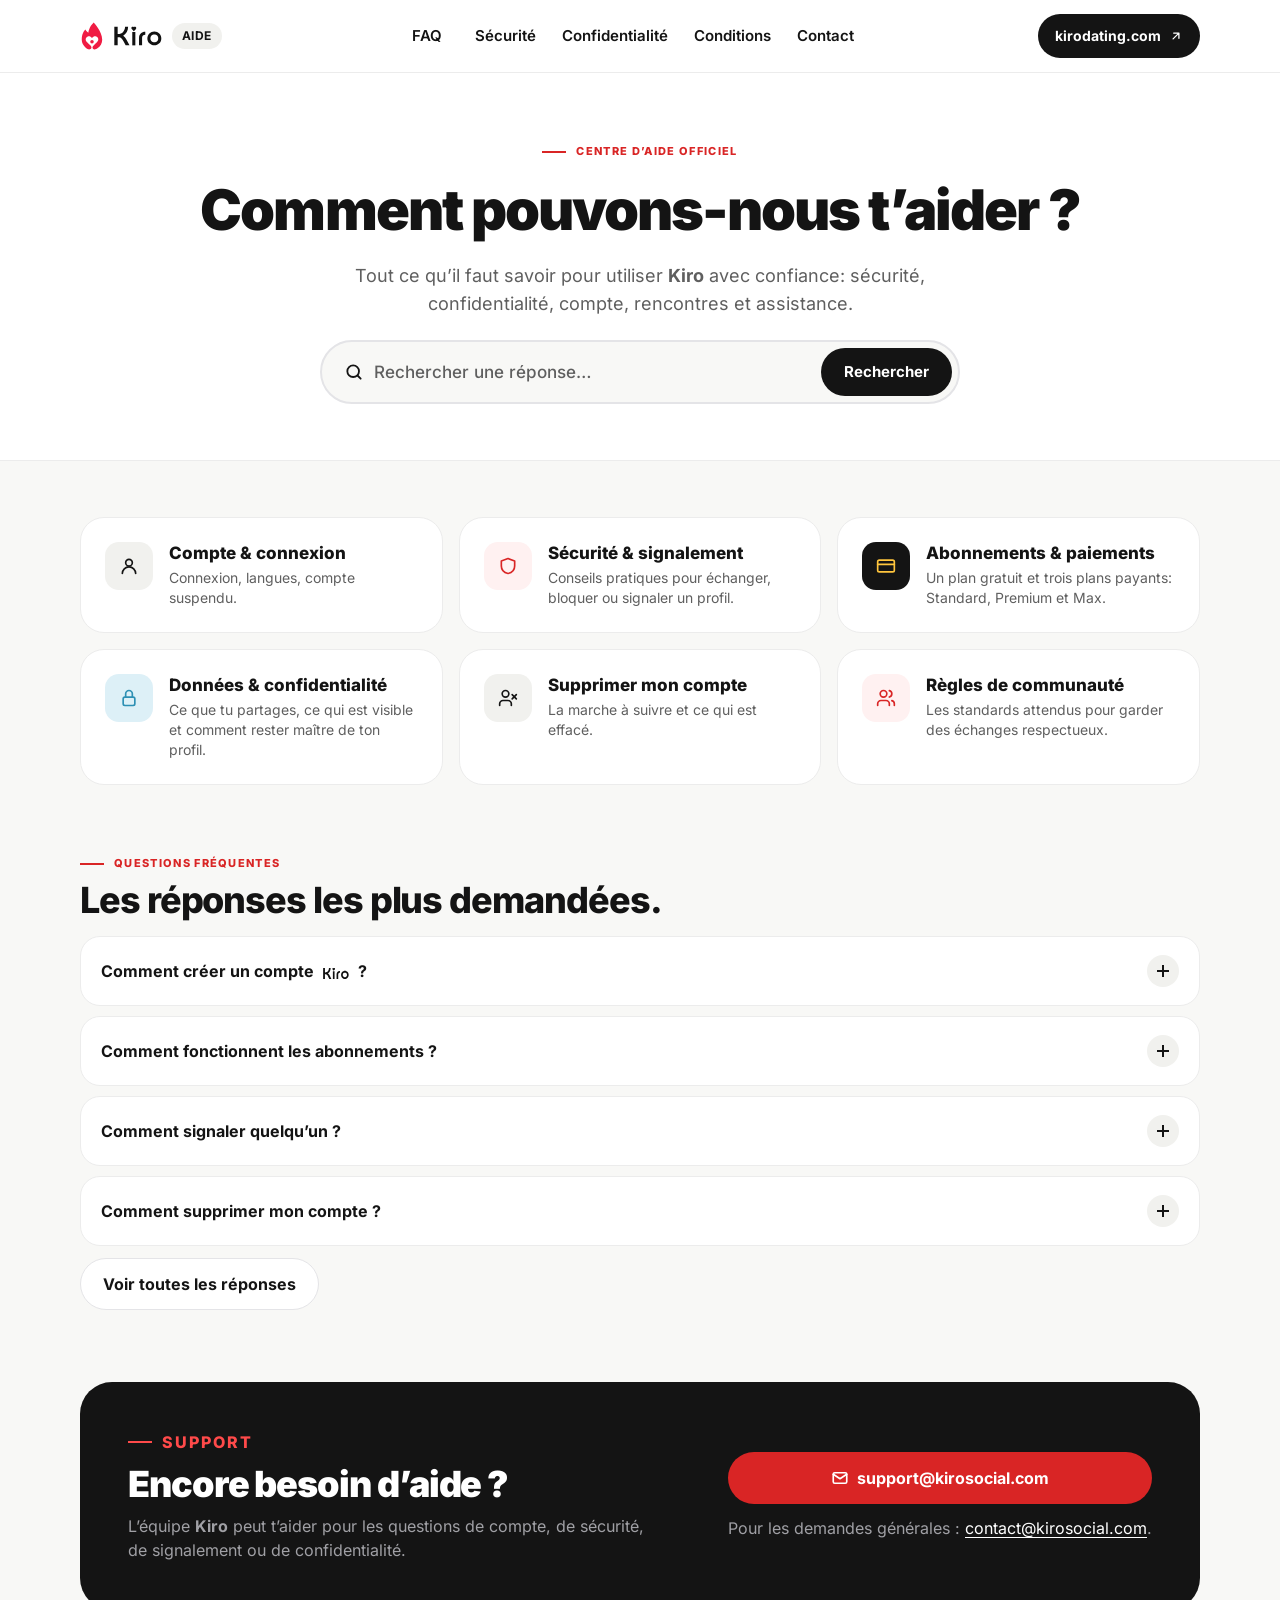
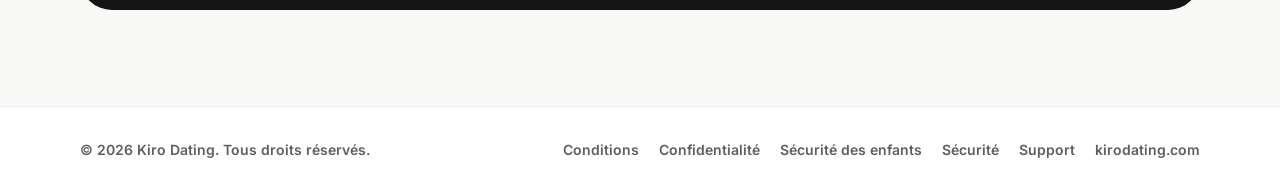
<file: index.html>
<!doctype html>
<html lang="fr">
  <head>
    <meta charset="utf-8" />
    <meta name="viewport" content="width=device-width, initial-scale=1" />
    <meta name="theme-color" content="#ffffff" />
    <meta
      name="description"
      content="Centre d'aide officiel de Kiro, l'app de rencontre pour se voir en vrai : compte, sécurité, signalement, abonnements, confidentialité et support."
    />
    <title>Centre d'aide Kiro — compte, sécurité et abonnements</title>
    <link rel="canonical" href="https://aide.kirodating.com/" />
    <link rel="icon" href="/assets/img/kiro-symbol.svg" type="image/svg+xml" />
    <link rel="preload" href="/assets/fonts/inter-latin-wght-normal.woff2" as="font" type="font/woff2" crossorigin />
    <link rel="stylesheet" href="/assets/css/styles.css" />
    <script src="/assets/js/main.js" defer></script>
  </head>
  <body>
    <a class="skip-link" href="#contenu">Aller au contenu</a>

    <header class="hdr">
      <div class="wrap hdr-in">
        <a class="logo" href="/" aria-label="Centre d’aide Kiro, accueil">
          <img class="logo-sym" src="/assets/img/kiro-symbol-red.svg" alt="" width="24" height="30" />
          <img class="logo-word" src="/assets/img/kiro-wordmark.svg" alt="" width="48" height="20" />
          <span class="logo-pill" aria-hidden="true">AIDE</span>
        </a>
        <button
          class="menu-btn"
          type="button"
          data-menu-button
          aria-expanded="false"
          aria-controls="menu"
          aria-label="Ouvrir le menu"
        >
          <svg class="i-open" width="20" height="20" viewBox="0 0 24 24" fill="none" stroke="currentColor" stroke-width="2.2" stroke-linecap="round" aria-hidden="true"><path d="M4 8h16M4 16h16" /></svg>
          <svg class="i-close" width="20" height="20" viewBox="0 0 24 24" fill="none" stroke="currentColor" stroke-width="2.2" stroke-linecap="round" aria-hidden="true"><path d="M6 6l12 12M18 6L6 18" /></svg>
        </button>
        <div class="menu" id="menu" data-menu>
          <nav class="nav" aria-label="Navigation principale">
            <a href="/support#faq" data-nav-link>FAQ</a>
            <a href="/support#securite" data-nav-link>Sécurité</a>
            <a href="/politique-confidentialite" data-nav-link>Confidentialité</a>
            <a href="/conditions-utilisation" data-nav-link>Conditions</a>
            <a href="/support#contact" data-nav-link>Contact</a>
          </nav>
          <a class="btn btn-ink ext" href="https://kirodating.com">
            kirodating.com
            <svg width="14" height="14" viewBox="0 0 24 24" fill="none" stroke="currentColor" stroke-width="2.2" stroke-linecap="round" stroke-linejoin="round" aria-hidden="true"><path d="M7 17L17 7M8 7h9v9" /></svg>
          </a>
        </div>
      </div>
    </header>

    <main id="contenu">
      <section class="hero">
        <div class="wrap hero-in">
          <p class="eyebrow">Centre d’aide officiel</p>
          <h1>Comment pouvons-nous t’aider ?</h1>
          <p class="hero-lead">
            Tout ce qu’il faut savoir pour utiliser <span class="kiro-text">Kiro</span> avec confiance:
            sécurité, confidentialité, compte, rencontres et assistance.
          </p>

          <form class="search" action="/support#faq" method="get" role="search">
            <label class="sr-only" for="hero-search">Rechercher dans l’aide</label>
            <svg class="search-ico" width="20" height="20" viewBox="0 0 24 24" fill="none" stroke="currentColor" stroke-width="2.2" stroke-linecap="round" aria-hidden="true"><circle cx="11" cy="11" r="7" /><path d="M20 20l-3.5-3.5" /></svg>
            <input
              id="hero-search"
              name="q"
              type="search"
              placeholder="Rechercher une réponse…"
              autocomplete="off"
              enterkeyhint="search"
            />
            <button class="btn btn-ink search-go" type="submit">
              <span class="search-go-txt">Rechercher</span>
              <svg width="18" height="18" viewBox="0 0 24 24" fill="none" stroke="currentColor" stroke-width="2.2" stroke-linecap="round" stroke-linejoin="round" aria-hidden="true"><path d="M5 12h14M13 6l6 6-6 6" /></svg>
            </button>
          </form>
        </div>
      </section>

      <nav class="wrap topics" aria-label="Sujets d’aide">
        <ul class="topic-list">
            <li>
              <a class="topic" href="/support?cat=compte#faq">
                <span class="topic-ico ico-neutral"><svg width="20" height="20" viewBox="0 0 24 24" fill="none" stroke="currentColor" stroke-width="2" stroke-linecap="round" stroke-linejoin="round" aria-hidden="true"><circle cx="12" cy="8" r="4" /><path d="M4 21a8 8 0 0 1 16 0" /></svg></span>
                <span class="topic-txt"><span class="topic-t">Compte &amp; connexion</span><span class="topic-d">Connexion, langues, compte suspendu.</span></span>
                <svg class="topic-chev" width="18" height="18" viewBox="0 0 24 24" fill="none" stroke="currentColor" stroke-width="2" stroke-linecap="round" aria-hidden="true"><path d="M9 6l6 6-6 6" /></svg>
              </a>
            </li>
            <li>
              <a class="topic" href="/support#securite">
                <span class="topic-ico ico-red"><svg width="20" height="20" viewBox="0 0 24 24" fill="none" stroke="currentColor" stroke-width="2" stroke-linecap="round" stroke-linejoin="round" aria-hidden="true"><path d="M12 3l8 3v6c0 5-3.5 8-8 9-4.5-1-8-4-8-9V6z" /></svg></span>
                <span class="topic-txt"><span class="topic-t">Sécurité &amp; signalement</span><span class="topic-d">Conseils pratiques pour échanger, bloquer ou signaler un profil.</span></span>
                <svg class="topic-chev" width="18" height="18" viewBox="0 0 24 24" fill="none" stroke="currentColor" stroke-width="2" stroke-linecap="round" aria-hidden="true"><path d="M9 6l6 6-6 6" /></svg>
              </a>
            </li>
            <li>
              <a class="topic" href="/support#abonnements">
                <span class="topic-ico ico-dark"><svg width="20" height="20" viewBox="0 0 24 24" fill="none" stroke="currentColor" stroke-width="2" stroke-linecap="round" stroke-linejoin="round" aria-hidden="true"><rect x="2" y="5" width="20" height="14" rx="2" /><path d="M2 10h20" /></svg></span>
                <span class="topic-txt"><span class="topic-t">Abonnements &amp; paiements</span><span class="topic-d">Un plan gratuit et trois plans payants: Standard, Premium et Max.</span></span>
                <svg class="topic-chev" width="18" height="18" viewBox="0 0 24 24" fill="none" stroke="currentColor" stroke-width="2" stroke-linecap="round" aria-hidden="true"><path d="M9 6l6 6-6 6" /></svg>
              </a>
            </li>
            <li>
              <a class="topic" href="/politique-confidentialite">
                <span class="topic-ico ico-ice"><svg width="20" height="20" viewBox="0 0 24 24" fill="none" stroke="currentColor" stroke-width="2" stroke-linecap="round" stroke-linejoin="round" aria-hidden="true"><rect x="5" y="11" width="14" height="10" rx="2" /><path d="M8 11V7a4 4 0 0 1 8 0v4" /></svg></span>
                <span class="topic-txt"><span class="topic-t">Données &amp; confidentialité</span><span class="topic-d">Ce que tu partages, ce qui est visible et comment rester maître de ton profil.</span></span>
                <svg class="topic-chev" width="18" height="18" viewBox="0 0 24 24" fill="none" stroke="currentColor" stroke-width="2" stroke-linecap="round" aria-hidden="true"><path d="M9 6l6 6-6 6" /></svg>
              </a>
            </li>
            <li>
              <a class="topic" href="/support#supprimer-compte">
                <span class="topic-ico ico-neutral"><svg width="20" height="20" viewBox="0 0 24 24" fill="none" stroke="currentColor" stroke-width="2" stroke-linecap="round" stroke-linejoin="round" aria-hidden="true"><path d="M16 21v-2a4 4 0 0 0-4-4H6a4 4 0 0 0-4 4v2" /><circle cx="9" cy="7" r="4" /><path d="m17 8 5 5" /><path d="m22 8-5 5" /></svg></span>
                <span class="topic-txt"><span class="topic-t">Supprimer mon compte</span><span class="topic-d">La marche à suivre et ce qui est effacé.</span></span>
                <svg class="topic-chev" width="18" height="18" viewBox="0 0 24 24" fill="none" stroke="currentColor" stroke-width="2" stroke-linecap="round" aria-hidden="true"><path d="M9 6l6 6-6 6" /></svg>
              </a>
            </li>
            <li>
              <a class="topic" href="/conditions-utilisation#conduite">
                <span class="topic-ico ico-red"><svg width="20" height="20" viewBox="0 0 24 24" fill="none" stroke="currentColor" stroke-width="2" stroke-linecap="round" stroke-linejoin="round" aria-hidden="true"><path d="M16 21v-2a4 4 0 0 0-4-4H6a4 4 0 0 0-4 4v2" /><circle cx="9" cy="7" r="4" /><path d="M22 21v-2a4 4 0 0 0-3-3.87" /><path d="M16 3.13a4 4 0 0 1 0 7.75" /></svg></span>
                <span class="topic-txt"><span class="topic-t">Règles de communauté</span><span class="topic-d">Les standards attendus pour garder des échanges respectueux.</span></span>
                <svg class="topic-chev" width="18" height="18" viewBox="0 0 24 24" fill="none" stroke="currentColor" stroke-width="2" stroke-linecap="round" aria-hidden="true"><path d="M9 6l6 6-6 6" /></svg>
              </a>
            </li>
        </ul>
      </nav>

      <section class="wrap block" aria-labelledby="faq-apercu">
        <div class="block-head">
          <p class="eyebrow">Questions fréquentes</p>
          <h2 id="faq-apercu">Les réponses les plus demandées.</h2>
        </div>

        <div class="qa-list">
            <details class="qa">
              <summary><span class="qa-q">Comment créer un compte
                <span class="kiro-wordmark kiro-wordmark--inline" role="img" aria-label="Kiro"></span> ?</span></summary>
              <p>
                Télécharge l’application, connecte-toi avec Google (ou Apple
                sur iPhone), puis complète ton profil.
              </p>
            </details>
            <details class="qa">
              <summary><span class="qa-q">Comment fonctionnent les abonnements ?</span></summary>
              <p>
                <span class="kiro-text">Kiro</span> fonctionne en freemium: un
                plan gratuit et trois plans payants — Standard, Premium
                et Max. Les prix et offres affichés dans l’application font foi.
              </p>
            </details>
            <details class="qa">
              <summary><span class="qa-q">Comment signaler quelqu’un ?</span></summary>
              <p>
                Depuis une conversation, utilise l’option de signalement et ajoute
                les détails utiles à l’équipe de modération. Tu peux aussi bloquer
                la personne, ou écrire à
                <a href="mailto:support@kirosocial.com">support@kirosocial.com</a>
                pour un profil hors conversation.
              </p>
            </details>
            <details class="qa">
              <summary><span class="qa-q">Comment supprimer mon compte ?</span></summary>
              <p>
                Va dans les réglages de l’application, puis dans la section
                compte. Tu peux aussi contacter le support si tu es bloqué.
              </p>
            </details>
        </div>
        <a class="btn btn-line btn-lg qa-more" href="/support#faq">Voir toutes les réponses</a>
      </section>

      <section class="wrap block contact" aria-labelledby="contact-titre">
        <div class="contact-card on-dark">
          <div class="contact-txt">
            <p class="eyebrow">Support</p>
            <h2 id="contact-titre">Encore besoin d’aide ?</h2>
            <p>
              L’équipe <span class="kiro-text">Kiro</span> peut t’aider pour les questions de compte, de
              sécurité, de signalement ou de confidentialité.
            </p>
          </div>
          <div class="contact-act">
            <a class="btn btn-red btn-lg" href="mailto:support@kirosocial.com">
              <svg width="18" height="18" viewBox="0 0 24 24" fill="none" stroke="currentColor" stroke-width="2.2" stroke-linecap="round" stroke-linejoin="round" aria-hidden="true"><rect x="3" y="5" width="18" height="14" rx="2" /><path d="M3 7l9 6 9-6" /></svg>
              support@kirosocial.com
            </a>
            <p class="contact-note">
              Pour les demandes générales : <a href="mailto:contact@kirosocial.com">contact@kirosocial.com</a>.
            </p>
          </div>
        </div>
      </section>
    </main>

    <footer class="ftr">
      <div class="wrap ftr-in">
        <span>© 2026 Kiro Dating. Tous droits réservés. <!-- À CONFIRMER (avocat) : mention de copyright définitive avec l’avocat. --></span>
        <nav class="ftr-links" aria-label="Liens utiles">
          <a href="/conditions-utilisation" data-nav-link>Conditions</a>
          <a href="/politique-confidentialite" data-nav-link>Confidentialité</a>
          <a href="/securite-enfants" data-nav-link>Sécurité des enfants</a>
          <a href="/support#securite" data-nav-link>Sécurité</a>
          <a href="/support" data-nav-link>Support</a>
          <a href="https://kirodating.com">kirodating.com</a>
        </nav>
      </div>
    </footer>
  </body>
</html>
</file>
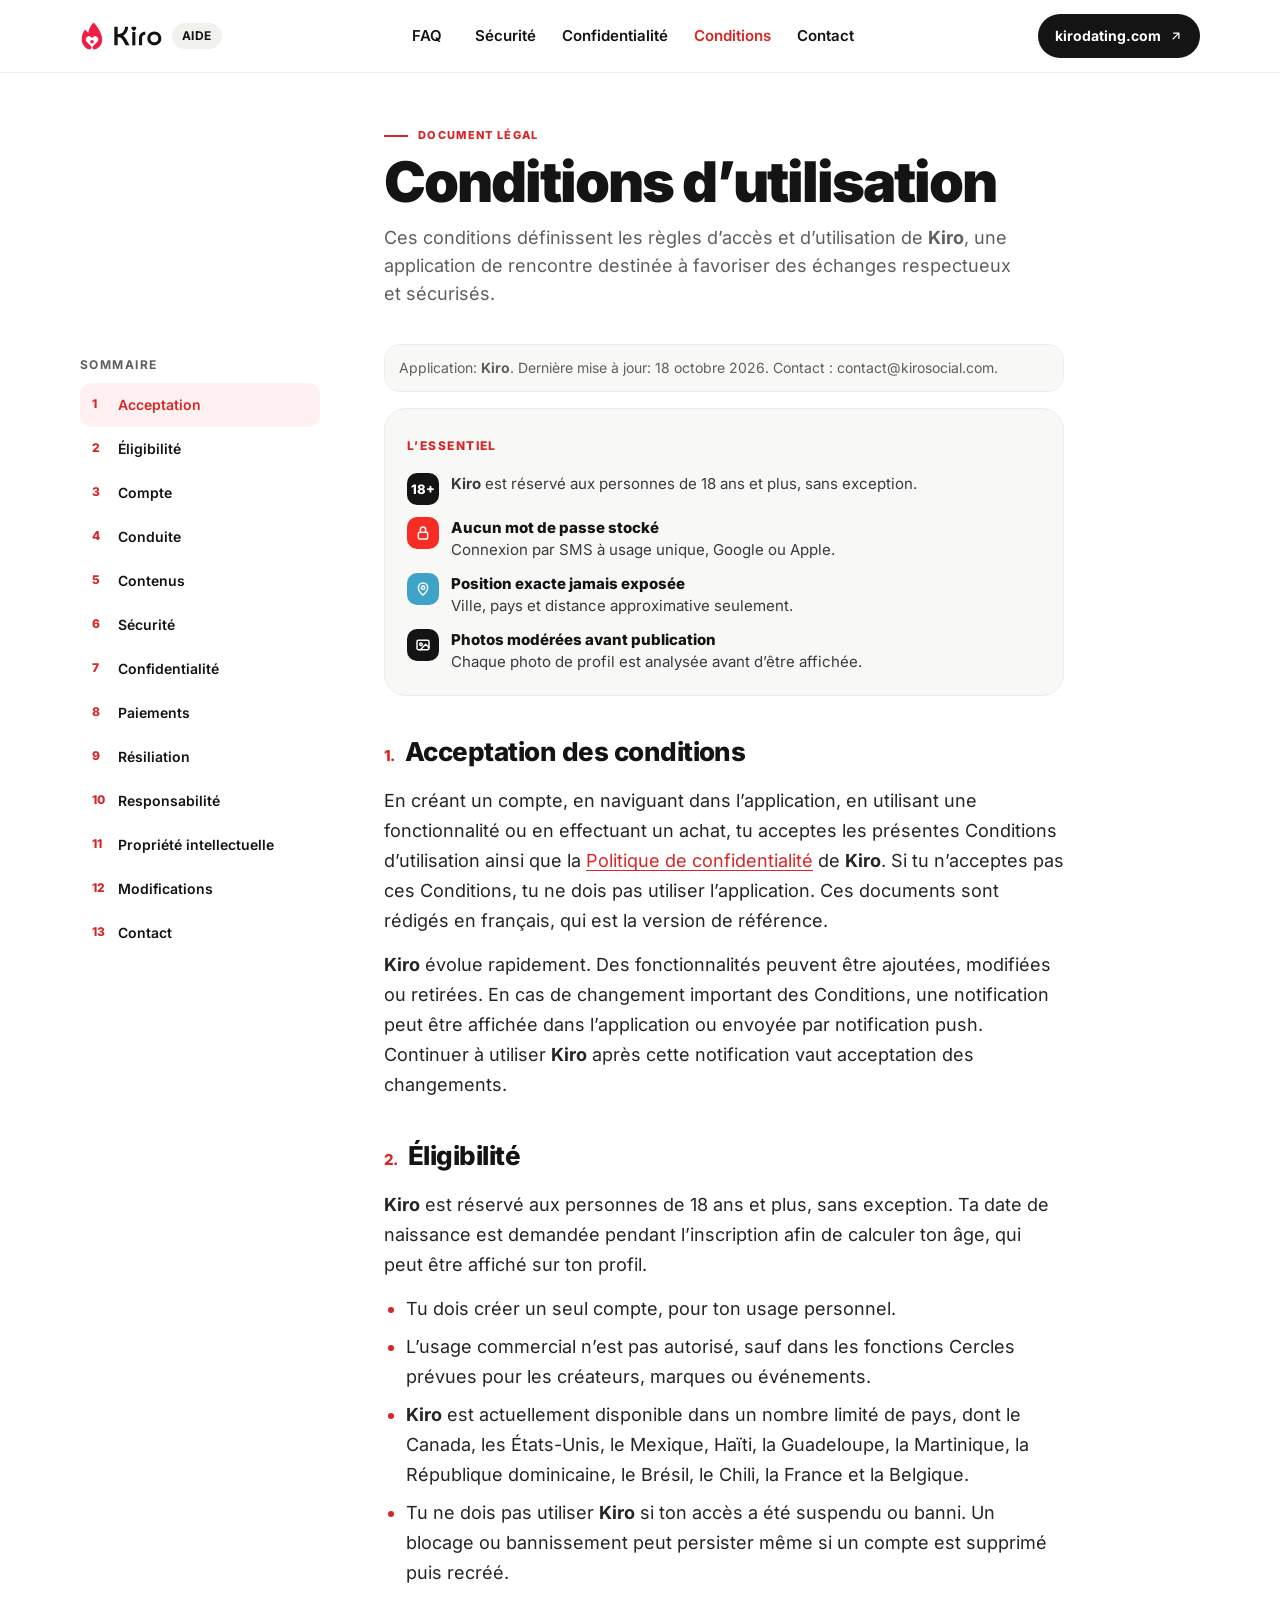
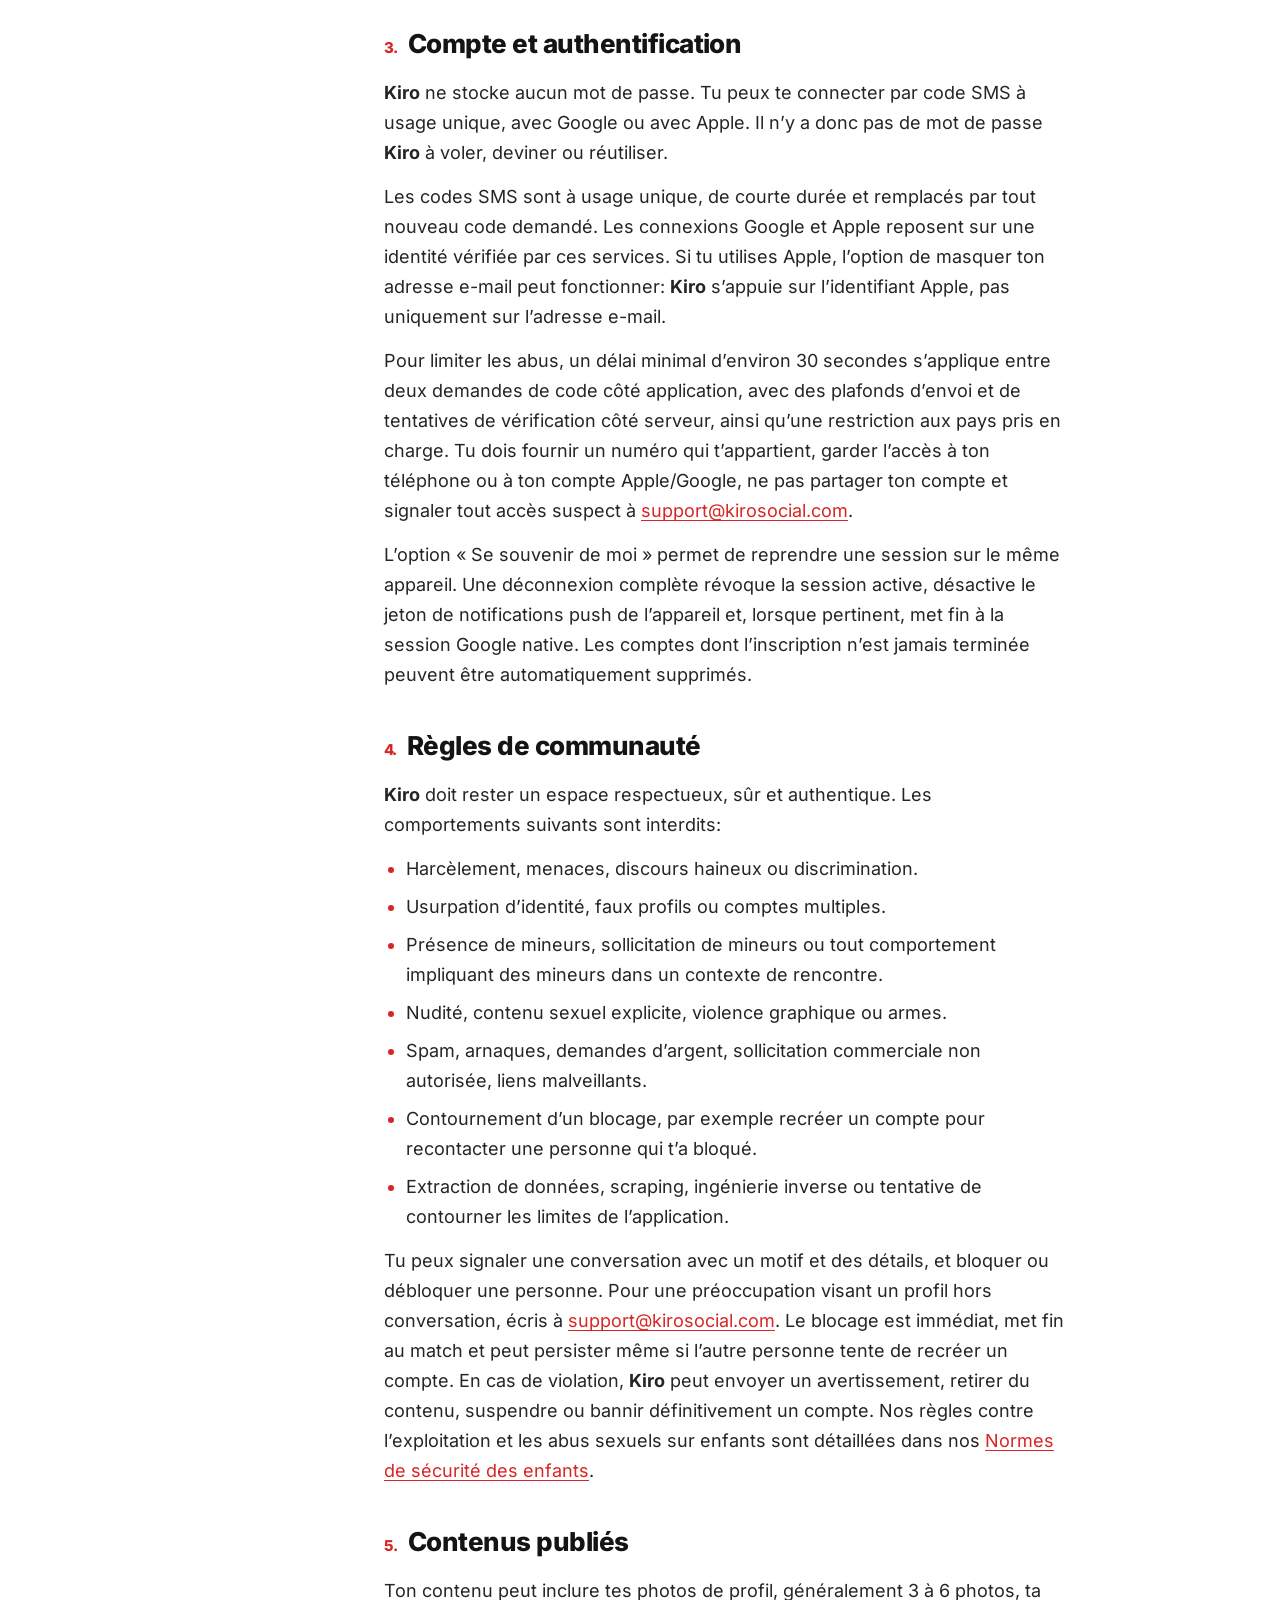
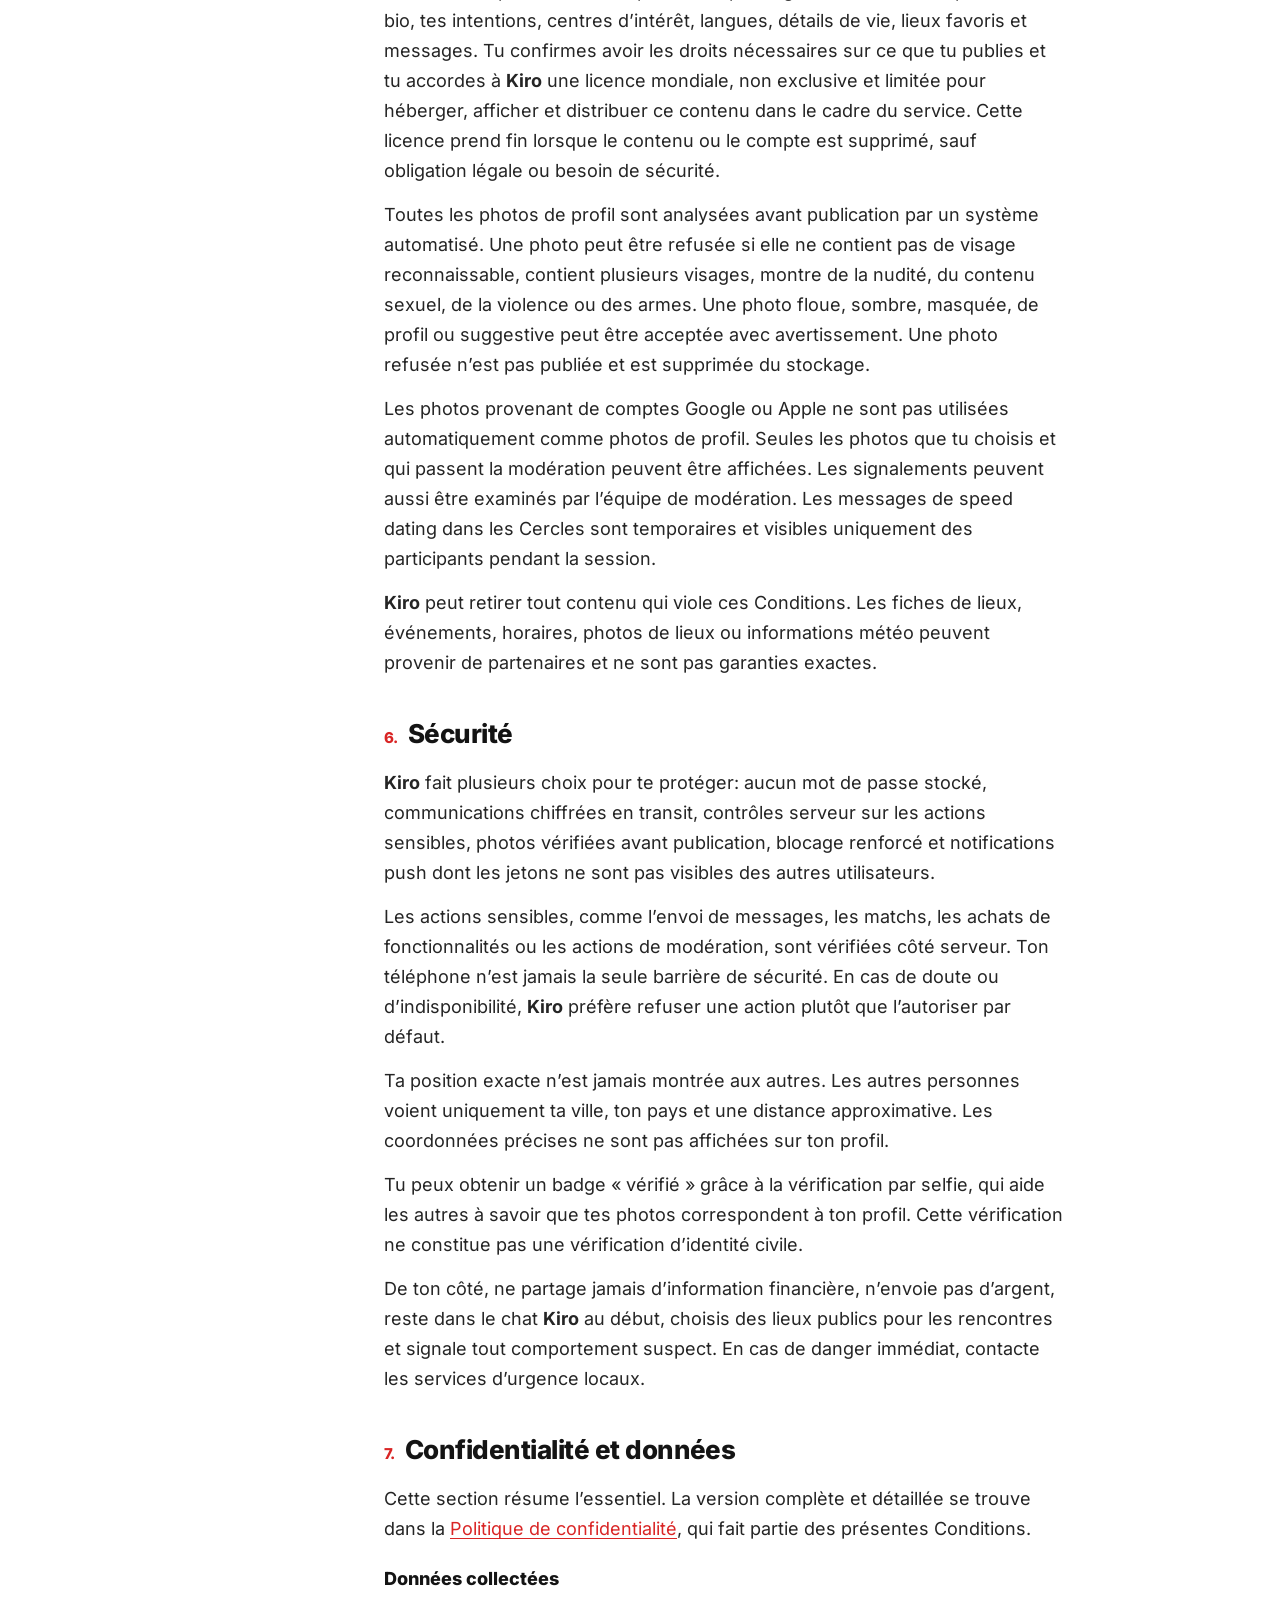
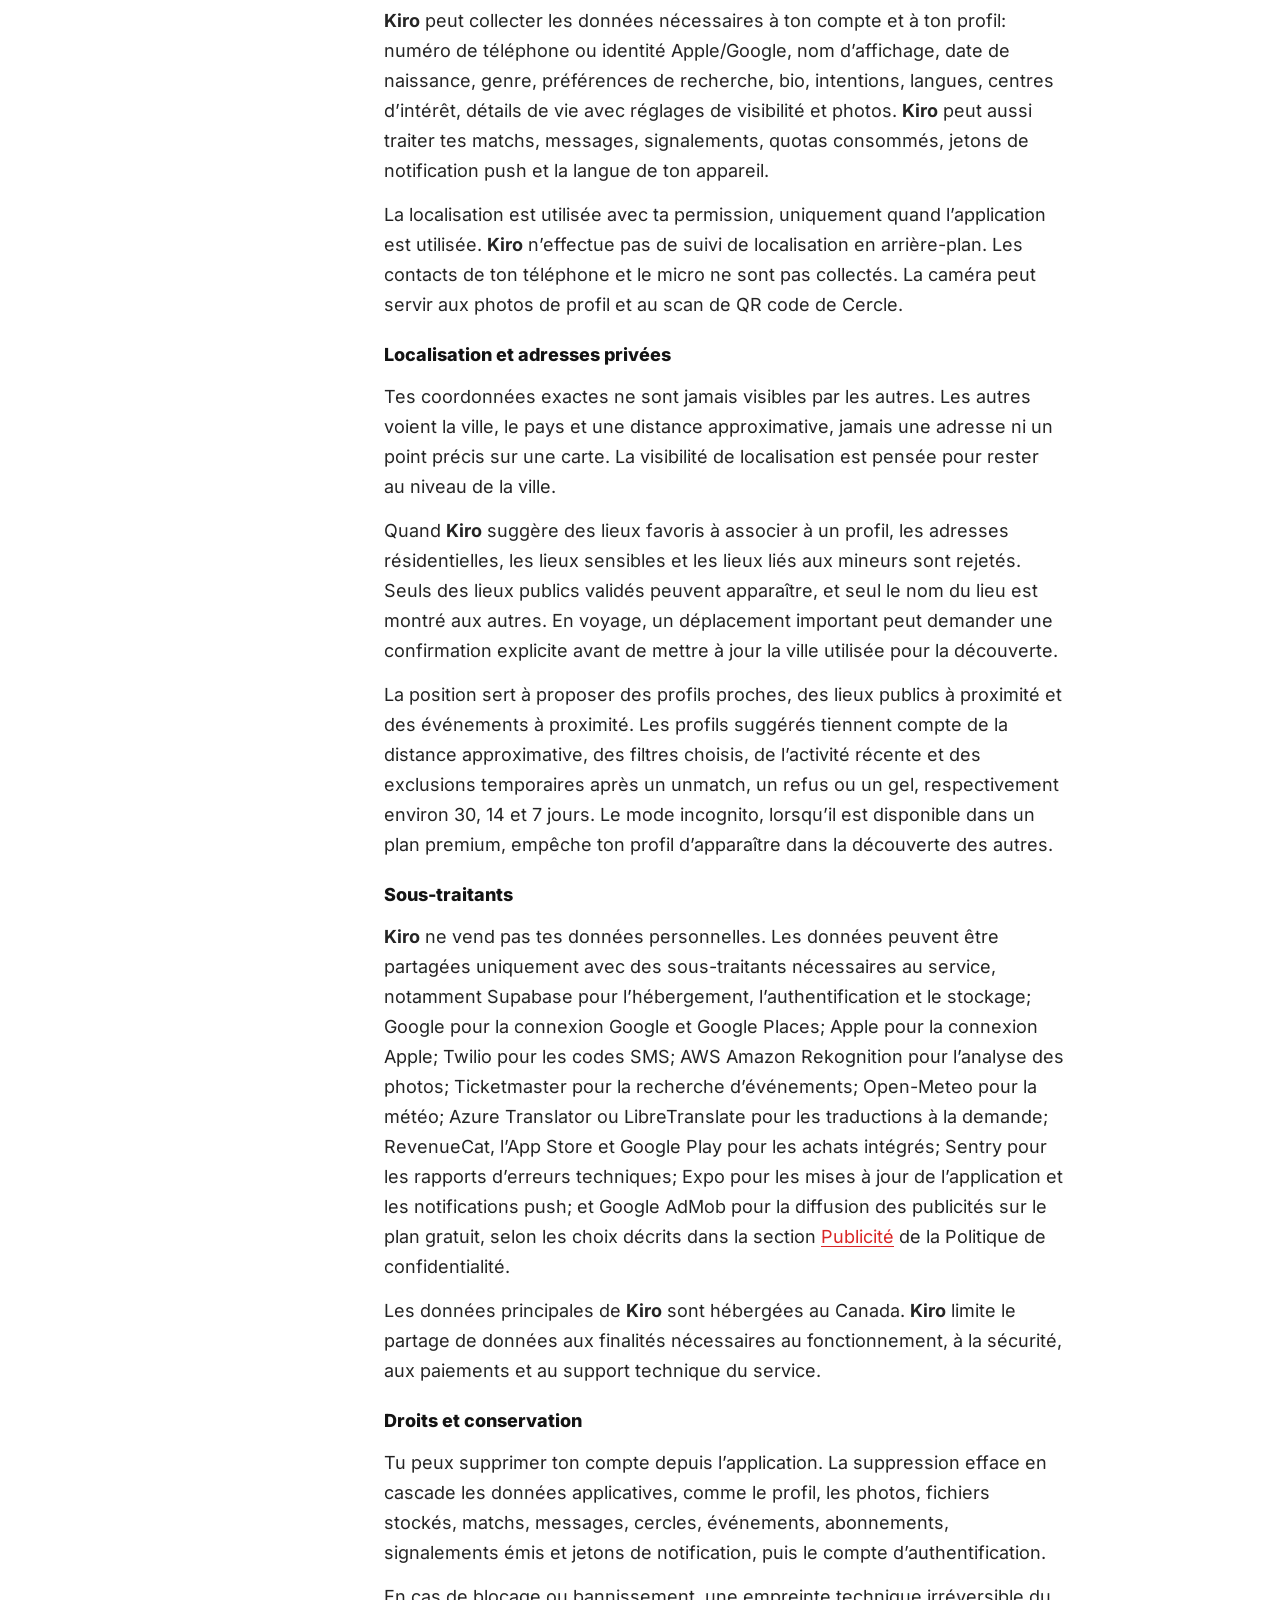
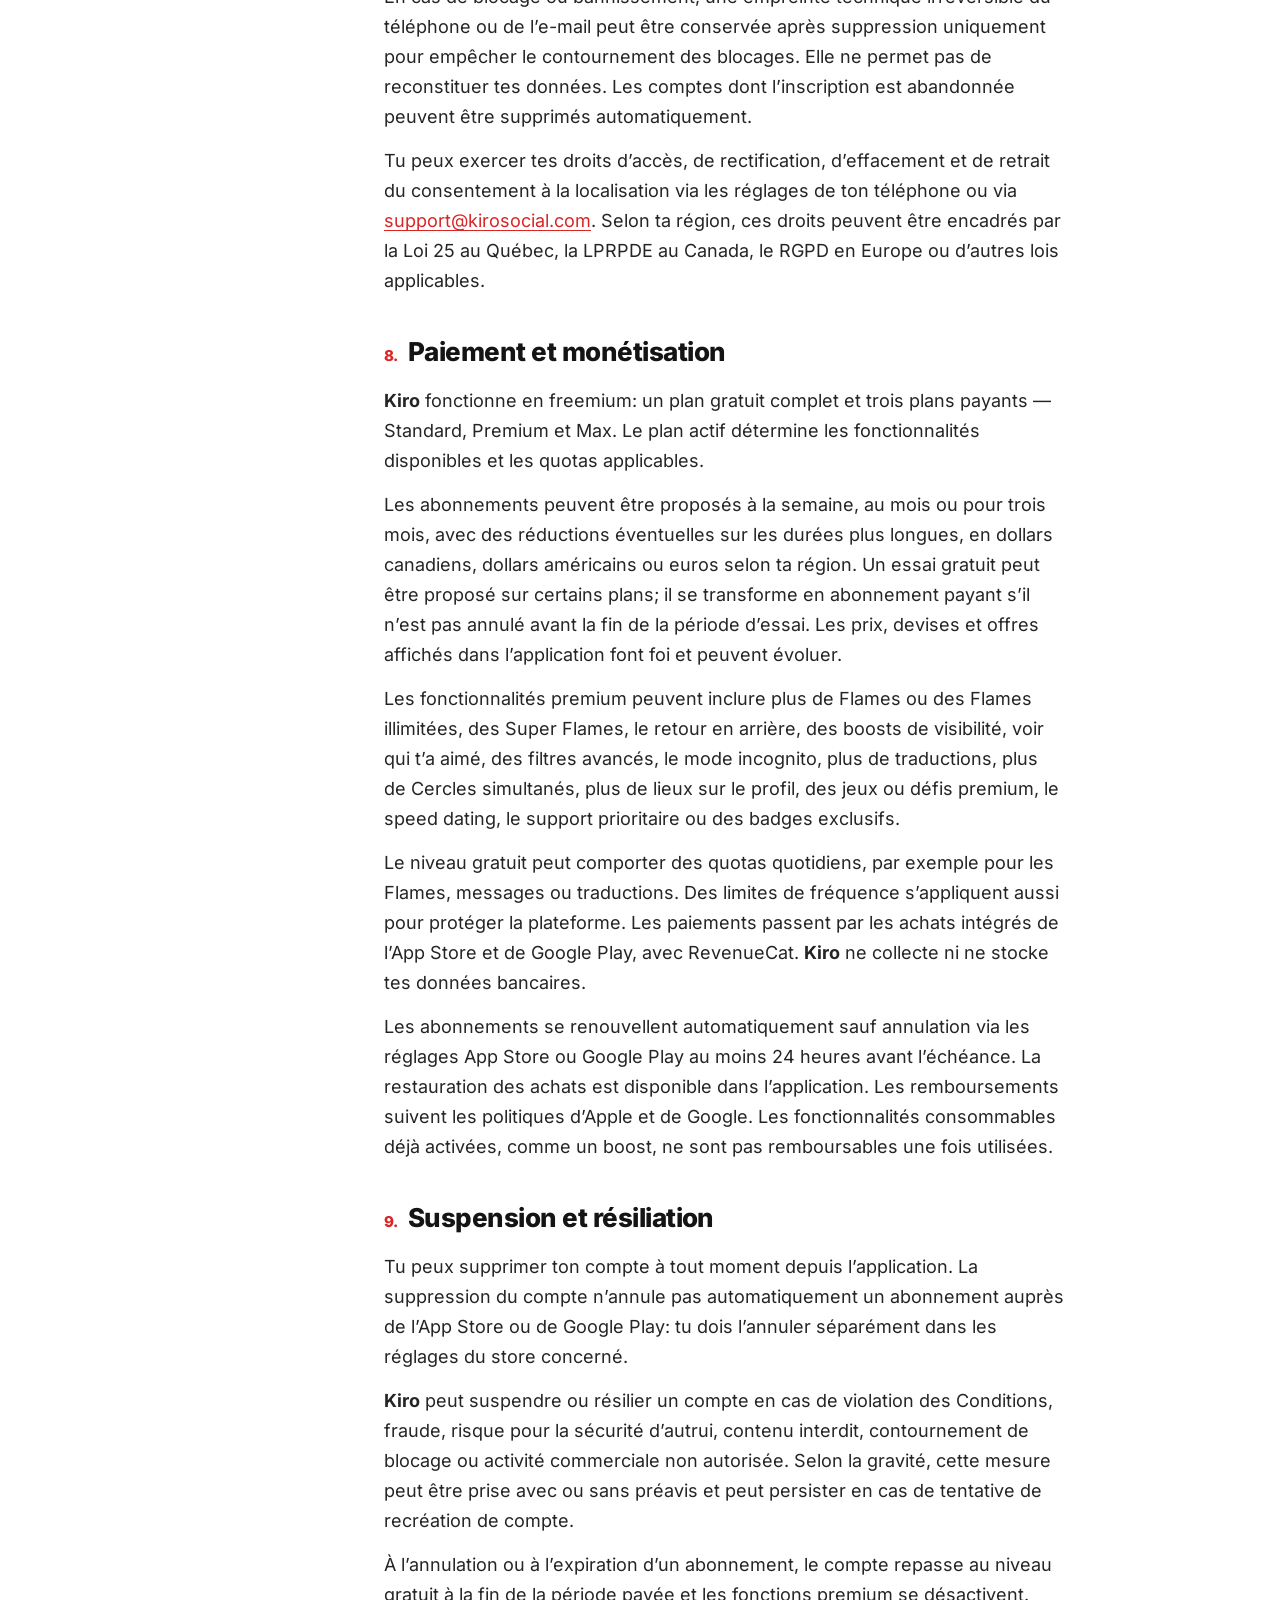
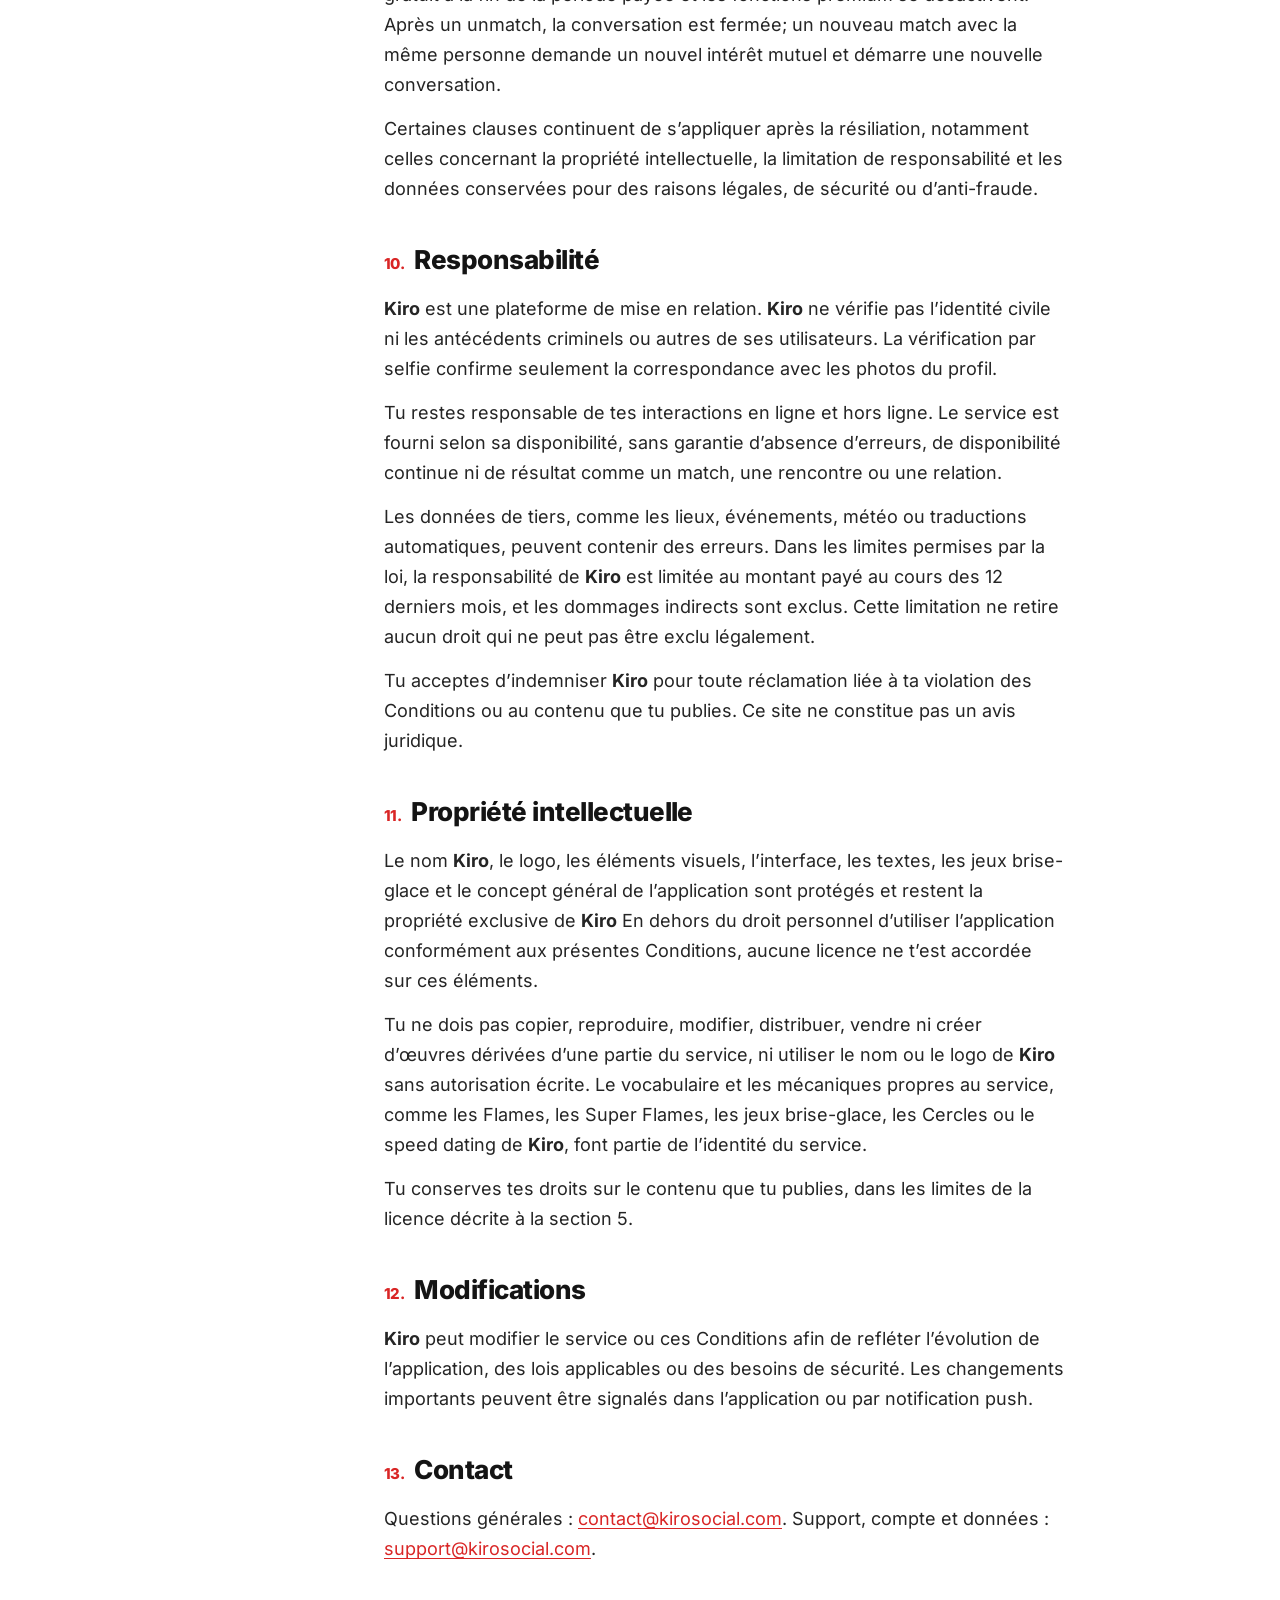
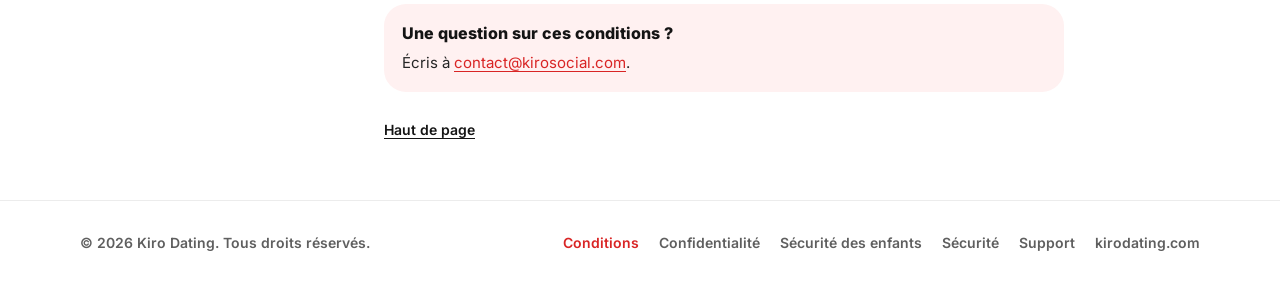
<file: conditions-utilisation.html>
<!doctype html>
<html lang="fr">
  <head>
    <meta charset="utf-8" />
    <meta name="viewport" content="width=device-width, initial-scale=1" />
    <script>document.documentElement.className += " js";</script>
    <meta name="theme-color" content="#ffffff" />
    <meta
      name="description"
      content="Conditions d'utilisation de l'application de rencontre Kiro."
    />
    <title>Conditions d’utilisation - Kiro</title>
    <link rel="canonical" href="https://aide.kirodating.com/conditions-utilisation" />
    <link rel="icon" href="/assets/img/kiro-symbol.svg" type="image/svg+xml" />
    <link rel="preload" href="/assets/fonts/inter-latin-wght-normal.woff2" as="font" type="font/woff2" crossorigin />
    <link rel="stylesheet" href="/assets/css/styles.css" />
    <script src="/assets/js/main.js" defer></script>
  </head>
  <body class="legal">
    <a class="skip-link" href="#contenu">Aller au contenu</a>

    <header class="hdr">
      <div class="wrap hdr-in">
        <a class="logo" href="/" aria-label="Centre d’aide Kiro, accueil">
          <img class="logo-sym" src="/assets/img/kiro-symbol-red.svg" alt="" width="24" height="30" />
          <img class="logo-word" src="/assets/img/kiro-wordmark.svg" alt="" width="48" height="20" />
          <span class="logo-pill" aria-hidden="true">AIDE</span>
        </a>
        <button
          class="menu-btn"
          type="button"
          data-menu-button
          aria-expanded="false"
          aria-controls="menu"
          aria-label="Ouvrir le menu"
        >
          <svg class="i-open" width="20" height="20" viewBox="0 0 24 24" fill="none" stroke="currentColor" stroke-width="2.2" stroke-linecap="round" aria-hidden="true"><path d="M4 8h16M4 16h16" /></svg>
          <svg class="i-close" width="20" height="20" viewBox="0 0 24 24" fill="none" stroke="currentColor" stroke-width="2.2" stroke-linecap="round" aria-hidden="true"><path d="M6 6l12 12M18 6L6 18" /></svg>
        </button>
        <div class="menu" id="menu" data-menu>
          <nav class="nav" aria-label="Navigation principale">
            <a href="/support#faq" data-nav-link>FAQ</a>
            <a href="/support#securite" data-nav-link>Sécurité</a>
            <a href="/politique-confidentialite" data-nav-link>Confidentialité</a>
            <a href="/conditions-utilisation" data-nav-link>Conditions</a>
            <a href="/support#contact" data-nav-link>Contact</a>
          </nav>
          <a class="btn btn-ink ext" href="https://kirodating.com">
            kirodating.com
            <svg width="14" height="14" viewBox="0 0 24 24" fill="none" stroke="currentColor" stroke-width="2.2" stroke-linecap="round" stroke-linejoin="round" aria-hidden="true"><path d="M7 17L17 7M8 7h9v9" /></svg>
          </a>
        </div>
      </div>
    </header>

    <main id="contenu">
      <section class="page-head legal-head">
        <div class="wrap">
          <div class="legal-head-in">
            <p class="eyebrow">Document légal</p>
            <h1>Conditions d’utilisation</h1>
            <p class="lead">
              Ces conditions définissent les règles d’accès et d’utilisation de
              <span class="kiro-text">Kiro</span>, une application de rencontre destinée à favoriser des échanges
              respectueux et sécurisés.
            </p>
          </div>
        </div>
      </section>

      <div class="wrap legal-layout">
          <nav class="toc" aria-label="Sommaire" data-toc>
            <p class="toc-title">Sommaire</p>
            <button class="toc-toggle" type="button" data-toc-toggle aria-expanded="false" aria-controls="toc-list">
              <span><span class="sr-only">Section actuelle : </span><span data-toc-current>Sommaire</span></span>
              <svg width="18" height="18" viewBox="0 0 24 24" fill="none" stroke="currentColor" stroke-width="2" stroke-linecap="round" aria-hidden="true"><path d="M6 9l6 6 6-6" /></svg>
            </button>
            <ol class="toc-list" id="toc-list">
              <li><a href="#acceptation">Acceptation</a></li>
              <li><a href="#eligibilite">Éligibilité</a></li>
              <li><a href="#compte">Compte</a></li>
              <li><a href="#conduite">Conduite</a></li>
              <li><a href="#contenus">Contenus</a></li>
              <li><a href="#securite">Sécurité</a></li>
              <li><a href="#confidentialite">Confidentialité</a></li>
              <li><a href="#paiements">Paiements</a></li>
              <li><a href="#resiliation">Résiliation</a></li>
              <li><a href="#responsabilite">Responsabilité</a></li>
              <li><a href="#propriete">Propriété intellectuelle</a></li>
              <li><a href="#modifications">Modifications</a></li>
              <li><a href="#contact">Contact</a></li>
            </ol>
          </nav>

          <article class="content">
            <p class="legal-note">
              Application: <span class="kiro-text">Kiro</span>. Dernière mise à jour:
              18 octobre 2026. Contact : contact@kirosocial.com.
 <!-- À CONFIRMER (avocat) : entité légale de l’éditeur et juridiction applicable --> <!-- À CONFIRMER (avocat) : document à faire valider avant publication. -->
            </p>

            <div class="essentiel">
              <p class="ess-title" data-ui>L’essentiel</p>
              <div class="key-point" data-ui>
                <span class="ess-ico ess-ink" aria-hidden="true" data-ui>18+</span>
                <p><span class="kiro-text">Kiro</span> est réservé aux personnes de 18 ans et plus, sans exception.</p>
              </div>
              <ul class="key-points" aria-label="Points clés Kiro">
                <li class="key-point">
                  <span class="ess-ico ess-red" aria-hidden="true" data-ui><svg width="16" height="16" viewBox="0 0 24 24" fill="none" stroke="currentColor" stroke-width="2.2" stroke-linecap="round" stroke-linejoin="round" aria-hidden="true"><rect x="5" y="11" width="14" height="10" rx="2" /><path d="M8 11V7a4 4 0 0 1 8 0v4" /></svg></span>
                  <div>
                    <strong>Aucun mot de passe stocké</strong>
                    <p>Connexion par SMS à usage unique, Google ou Apple.</p>
                  </div>
                </li>
                <li class="key-point">
                  <span class="ess-ico ess-ice" aria-hidden="true" data-ui><svg width="16" height="16" viewBox="0 0 24 24" fill="none" stroke="currentColor" stroke-width="2.2" stroke-linecap="round" stroke-linejoin="round" aria-hidden="true"><path d="M12 21s7-6.2 7-11a7 7 0 0 0-14 0c0 4.8 7 11 7 11z" /><circle cx="12" cy="10" r="2.5" /></svg></span>
                  <div>
                    <strong>Position exacte jamais exposée</strong>
                    <p>Ville, pays et distance approximative seulement.</p>
                  </div>
                </li>
                <li class="key-point">
                  <span class="ess-ico ess-ink" aria-hidden="true" data-ui><svg width="16" height="16" viewBox="0 0 24 24" fill="none" stroke="currentColor" stroke-width="2.2" stroke-linecap="round" stroke-linejoin="round" aria-hidden="true"><rect x="3" y="5" width="18" height="14" rx="2" /><circle cx="9" cy="11" r="2" /><path d="M21 16l-5-5-8 8" /></svg></span>
                  <div>
                    <strong>Photos modérées avant publication</strong>
                    <p>Chaque photo de profil est analysée avant d’être affichée.</p>
                  </div>
                </li>
              </ul>
            </div>

            <section id="acceptation">
              <h2><span class="sec-num">1.</span> Acceptation des conditions</h2>
              <p>
                En créant un compte, en naviguant dans l’application, en
                utilisant une fonctionnalité ou en effectuant un achat, tu
                acceptes les présentes Conditions d’utilisation ainsi que la
                <a href="/politique-confidentialite">Politique de
                confidentialité</a> de <span class="kiro-text">Kiro</span>. Si tu
                n’acceptes pas ces Conditions, tu ne dois pas utiliser
                l’application. Ces documents sont rédigés en français, qui est la
                version de référence.
              </p>
              <p>
                <span class="kiro-text">Kiro</span> évolue rapidement. Des
                fonctionnalités peuvent être ajoutées, modifiées ou retirées. En
                cas de changement important des Conditions, une notification peut
                être affichée dans l’application ou envoyée par notification
                push. Continuer à utiliser <span class="kiro-text">Kiro</span>
                après cette notification vaut acceptation des changements.
              </p>
            </section>

            <div class="sec-nav" data-ui>
              <a class="btn btn-ink" href="#eligibilite">Éligibilité →</a>
            </div>

            <section id="eligibilite">
              <h2><span class="sec-num">2.</span> Éligibilité</h2>
              <p>
                <span class="kiro-text">Kiro</span> est réservé aux personnes de
                18 ans et plus, sans exception. Ta date de naissance est
                demandée pendant l’inscription afin de calculer ton âge, qui peut
                être affiché sur ton profil.
              </p>
              <ul>
                <li>Tu dois créer un seul compte, pour ton usage personnel.</li>
                <li>
                  L’usage commercial n’est pas autorisé, sauf dans les fonctions
                  Cercles prévues pour les créateurs, marques ou événements.
                </li>
                <li>
                  <span class="kiro-text">Kiro</span> est actuellement disponible
                  dans un nombre limité de pays, dont le Canada, les États-Unis,
                  le Mexique, Haïti, la Guadeloupe, la Martinique, la République
                  dominicaine, le Brésil, le Chili, la France et la Belgique.
                </li>
                <li>
                  Tu ne dois pas utiliser <span class="kiro-text">Kiro</span> si
                  ton accès a été suspendu ou banni. Un blocage ou bannissement
                  peut persister même si un compte est supprimé puis recréé.
                </li>
              </ul>
            </section>

            <div class="sec-nav" data-ui>
              <a class="btn btn-line" href="#acceptation">← Acceptation</a>
              <a class="btn btn-ink" href="#compte">Compte →</a>
            </div>

            <section id="compte">
              <h2><span class="sec-num">3.</span> Compte et authentification</h2>
              <p>
                <span class="kiro-text">Kiro</span> ne stocke aucun mot de passe.
                Tu peux te connecter par code SMS à usage unique, avec Google ou
                avec Apple. Il n’y a donc pas de mot de passe
                <span class="kiro-text">Kiro</span> à voler, deviner ou
                réutiliser.
              </p>
              <p>
                Les codes SMS sont à usage unique, de courte durée et remplacés
                par tout nouveau code demandé. Les connexions Google et Apple
                reposent sur une identité vérifiée par ces services. Si tu
                utilises Apple, l’option de masquer ton adresse e-mail peut
                fonctionner: <span class="kiro-text">Kiro</span> s’appuie sur
                l’identifiant Apple, pas uniquement sur l’adresse e-mail.
              </p>
              <p>
                Pour limiter les abus, un délai minimal d’environ 30 secondes
                s’applique entre deux demandes de code côté application, avec
                des plafonds d’envoi et de tentatives de vérification côté
                serveur, ainsi qu’une restriction aux pays pris en charge. Tu
                dois fournir un numéro qui t’appartient, garder l’accès à ton
                téléphone ou à ton compte Apple/Google, ne pas partager ton
                compte et signaler tout accès suspect à
                <a href="mailto:support@kirosocial.com">support@kirosocial.com</a>.
              </p>
              <p>
                L’option « Se souvenir de moi » permet de reprendre une session
                sur le même appareil. Une déconnexion complète révoque la
                session active, désactive le jeton de notifications push de
                l’appareil et, lorsque pertinent, met fin à la session Google
                native. Les comptes dont l’inscription n’est jamais terminée
                peuvent être automatiquement supprimés.
              </p>
            </section>

            <div class="sec-nav" data-ui>
              <a class="btn btn-line" href="#eligibilite">← Éligibilité</a>
              <a class="btn btn-ink" href="#conduite">Conduite →</a>
            </div>

            <section id="conduite">
              <h2><span class="sec-num">4.</span> Règles de communauté</h2>
              <p>
                <span class="kiro-text">Kiro</span> doit rester un espace
                respectueux, sûr et authentique. Les comportements suivants sont
                interdits:
              </p>
              <ul>
                <li>Harcèlement, menaces, discours haineux ou discrimination.</li>
                <li>Usurpation d’identité, faux profils ou comptes multiples.</li>
                <li>
                  Présence de mineurs, sollicitation de mineurs ou tout
                  comportement impliquant des mineurs dans un contexte de
                  rencontre.
                </li>
                <li>
                  Nudité, contenu sexuel explicite, violence graphique ou armes.
                </li>
                <li>
                  Spam, arnaques, demandes d’argent, sollicitation commerciale
                  non autorisée, liens malveillants.
                </li>
                <li>
                  Contournement d’un blocage, par exemple recréer un compte pour
                  recontacter une personne qui t’a bloqué.
                </li>
                <li>
                  Extraction de données, scraping, ingénierie inverse ou
                  tentative de contourner les limites de l’application.
                </li>
              </ul>
              <p>
                Tu peux signaler une conversation avec un motif et des détails, et
                bloquer ou débloquer une personne. Pour une préoccupation visant un
                profil hors conversation, écris à
                <a href="mailto:support@kirosocial.com">support@kirosocial.com</a>.
                Le blocage est immédiat, met fin au match et peut persister même si
                l’autre personne tente de recréer un compte. En cas de violation,
                <span class="kiro-text">Kiro</span> peut envoyer un avertissement,
                retirer du contenu, suspendre ou bannir définitivement un compte.
                Nos règles contre l’exploitation et les abus sexuels sur enfants
                sont détaillées dans nos
                <a href="/securite-enfants">Normes de sécurité des enfants</a>.
              </p>
            </section>

            <div class="sec-nav" data-ui>
              <a class="btn btn-line" href="#compte">← Compte</a>
              <a class="btn btn-ink" href="#contenus">Contenus →</a>
            </div>

            <section id="contenus">
              <h2><span class="sec-num">5.</span> Contenus publiés</h2>
              <p>
                Ton contenu peut inclure tes photos de profil, généralement 3 à
                6 photos, ta bio, tes
                intentions, centres d’intérêt, langues, détails de vie, lieux
                favoris et messages. Tu confirmes avoir les droits nécessaires
                sur ce que tu publies et tu accordes à
                <span class="kiro-text">Kiro</span> une licence mondiale, non
                exclusive et limitée pour héberger, afficher et distribuer ce
                contenu dans le cadre du service. Cette licence prend fin lorsque
                le contenu ou le compte est supprimé, sauf obligation légale ou
                besoin de sécurité.
              </p>
              <p>
                Toutes les photos de profil sont analysées avant publication par
                un système automatisé. Une photo peut être refusée si elle ne
                contient pas de visage reconnaissable, contient plusieurs
                visages, montre de la nudité, du contenu sexuel, de la violence
                ou des armes. Une photo floue, sombre, masquée, de profil ou
                suggestive peut être acceptée avec avertissement. Une photo
                refusée n’est pas publiée et est supprimée du stockage.
              </p>
              <p>
                Les photos provenant de comptes Google ou Apple ne sont pas
                utilisées automatiquement comme photos de profil. Seules les
                photos que tu choisis et qui passent la modération peuvent être
                affichées. Les signalements peuvent aussi être examinés par
                l’équipe de modération. Les messages de speed dating dans les
                Cercles sont temporaires et visibles uniquement des participants
                pendant la session.
              </p>
              <p>
                <span class="kiro-text">Kiro</span> peut retirer tout contenu qui
                viole ces Conditions. Les fiches de lieux, événements, horaires,
                photos de lieux ou informations météo peuvent provenir de
                partenaires et ne sont pas garanties exactes.
              </p>
            </section>

            <div class="sec-nav" data-ui>
              <a class="btn btn-line" href="#conduite">← Conduite</a>
              <a class="btn btn-ink" href="#securite">Sécurité →</a>
            </div>

            <section id="securite">
              <h2><span class="sec-num">6.</span> Sécurité</h2>
              <p>
                <span class="kiro-text">Kiro</span> fait plusieurs choix pour te
                protéger: aucun mot de passe stocké, communications chiffrées en
                transit, contrôles serveur sur les actions sensibles, photos
                vérifiées avant publication, blocage renforcé et notifications
                push dont les jetons ne sont pas visibles des autres
                utilisateurs.
              </p>
              <p>
                Les actions sensibles, comme l’envoi de messages, les matchs, les
                achats de fonctionnalités ou les actions de modération, sont
                vérifiées côté serveur. Ton téléphone n’est jamais la seule
                barrière de sécurité. En cas de doute ou d’indisponibilité,
                <span class="kiro-text">Kiro</span> préfère refuser une action
                plutôt que l’autoriser par défaut.
              </p>
              <p>
                Ta position exacte n’est jamais montrée aux autres. Les autres
                personnes voient uniquement ta ville, ton pays et une distance
                approximative. Les coordonnées précises ne sont pas affichées sur
                ton profil.
              </p>
              <p>
                Tu peux obtenir un badge « vérifié » grâce à la vérification par
                selfie, qui aide les autres à savoir que tes photos correspondent
                à ton profil. Cette vérification ne constitue pas une vérification
                d’identité civile.
              </p>
              <p>
                De ton côté, ne partage jamais d’information financière, n’envoie
                pas d’argent, reste dans le chat <span class="kiro-text">Kiro</span>
                au début, choisis des lieux publics pour les rencontres et
                signale tout comportement suspect. En cas de danger immédiat,
                contacte les services d’urgence locaux.
              </p>
            </section>

            <div class="sec-nav" data-ui>
              <a class="btn btn-line" href="#contenus">← Contenus</a>
              <a class="btn btn-ink" href="#confidentialite">Confidentialité →</a>
            </div>

            <section id="confidentialite">
              <h2><span class="sec-num">7.</span> Confidentialité et données</h2>
              <p>
                Cette section résume l’essentiel. La version complète et
                détaillée se trouve dans la
                <a href="/politique-confidentialite">Politique de
                confidentialité</a>, qui fait partie des présentes Conditions.
              </p>
              <h3>Données collectées</h3>
              <p>
                <span class="kiro-text">Kiro</span> peut collecter les données
                nécessaires à ton compte et à ton profil: numéro de téléphone ou
                identité Apple/Google, nom d’affichage, date de naissance, genre,
                préférences de recherche, bio, intentions, langues, centres
                d’intérêt, détails de vie avec réglages de visibilité et photos.
                <span class="kiro-text">Kiro</span> peut aussi traiter tes matchs,
                messages, signalements, quotas consommés, jetons de notification
                push et la langue de ton appareil.
              </p>
              <p>
                La localisation est utilisée avec ta permission, uniquement quand
                l’application est utilisée. <span class="kiro-text">Kiro</span>
                n’effectue pas de suivi de localisation en arrière-plan. Les
                contacts de ton téléphone et le micro ne sont pas collectés. La
                caméra peut servir aux photos de profil et au scan de QR code de
                Cercle.
              </p>

              <h3>Localisation et adresses privées</h3>
              <p>
                Tes coordonnées exactes ne sont jamais visibles par les autres.
                Les autres voient la ville, le pays et une distance
                approximative, jamais une adresse ni un point précis sur une
                carte. La visibilité de localisation est pensée pour rester au
                niveau de la ville.
              </p>
              <p>
                Quand <span class="kiro-text">Kiro</span> suggère des lieux
                favoris à associer à un profil, les adresses résidentielles, les
                lieux sensibles et les lieux liés aux mineurs sont rejetés. Seuls
                des lieux publics validés peuvent apparaître, et seul le nom du
                lieu est montré aux autres. En voyage, un déplacement important
                peut demander une confirmation explicite avant de mettre à jour
                la ville utilisée pour la découverte.
              </p>
              <p>
                La position sert à proposer des profils proches, des lieux
                publics à proximité et des événements à proximité. Les profils
                suggérés tiennent compte de la distance approximative, des
                filtres choisis, de l’activité récente et des exclusions
                temporaires après un unmatch, un refus ou un gel, respectivement
                environ 30, 14 et 7 jours. Le mode incognito, lorsqu’il est
                disponible dans un plan premium, empêche ton profil d’apparaître
                dans la découverte des autres.
              </p>

              <h3>Sous-traitants</h3>
              <p>
                <span class="kiro-text">Kiro</span> ne vend pas tes données
                personnelles. Les données peuvent être partagées uniquement avec
                des sous-traitants nécessaires au service, notamment Supabase
                pour l’hébergement, l’authentification et le stockage; Google
                pour la connexion Google et Google Places; Apple pour la
                connexion Apple; Twilio pour les codes SMS; AWS Amazon
                Rekognition pour l’analyse des photos; Ticketmaster pour la
                recherche d’événements; Open-Meteo pour la météo; Azure
                Translator ou LibreTranslate pour les traductions à la demande;
                RevenueCat, l’App Store et Google Play pour les achats intégrés;
                Sentry pour les rapports d’erreurs techniques; Expo pour les
                mises à jour de l’application et les notifications push; et
                Google AdMob pour la diffusion des publicités sur le plan
                gratuit, selon les choix décrits dans la section
                <a href="/politique-confidentialite#publicite">Publicité</a> de
                la Politique de confidentialité.
              </p>
              <p>
                Les données principales de <span class="kiro-text">Kiro</span>
                sont hébergées au Canada. <span class="kiro-text">Kiro</span>
                limite le partage de données aux finalités nécessaires au
                fonctionnement, à la sécurité, aux paiements et au support
                technique du service.
              </p>

              <h3>Droits et conservation</h3>
              <p>
                Tu peux supprimer ton compte depuis l’application. La suppression
                efface en cascade les données applicatives, comme le profil, les
                photos, fichiers stockés, matchs, messages, cercles, événements,
                abonnements, signalements émis et jetons de notification, puis le
                compte d’authentification.
              </p>
              <p>
                En cas de blocage ou bannissement, une empreinte technique
                irréversible du téléphone ou de l’e-mail peut être conservée
                après suppression uniquement pour empêcher le contournement des
                blocages. Elle ne permet pas de reconstituer tes données. Les
                comptes dont l’inscription est abandonnée peuvent être supprimés
                automatiquement.
              </p>
              <p>
                Tu peux exercer tes droits d’accès, de rectification,
                d’effacement et de retrait du consentement à la localisation via
                les réglages de ton téléphone ou via
                <a href="mailto:support@kirosocial.com">support@kirosocial.com</a>. Selon ta région,
                ces droits peuvent être encadrés par la Loi 25 au Québec, la
                LPRPDE au Canada, le RGPD en Europe ou d’autres lois applicables.
              </p>
            </section>

            <div class="sec-nav" data-ui>
              <a class="btn btn-line" href="#securite">← Sécurité</a>
              <a class="btn btn-ink" href="#paiements">Paiements →</a>
            </div>

            <section id="paiements">
              <h2><span class="sec-num">8.</span> Paiement et monétisation</h2>
              <p>
                <span class="kiro-text">Kiro</span> fonctionne en freemium: un
                plan gratuit complet et trois plans payants — Standard, Premium
                et Max. Le plan actif détermine les fonctionnalités disponibles
                et les quotas applicables.
              </p>
              <p>
                Les abonnements peuvent être proposés à la semaine, au mois ou
                pour trois mois, avec des réductions éventuelles sur les durées
                plus longues, en dollars canadiens, dollars américains ou euros
                selon ta région. Un essai gratuit peut être proposé sur certains
                plans; il se transforme en abonnement payant s’il n’est pas
                annulé avant la fin de la période d’essai. Les prix, devises et
                offres affichés dans l’application font foi et peuvent évoluer.
              </p>
              <p>
                Les fonctionnalités premium peuvent inclure plus de Flames ou des
                Flames illimitées, des Super Flames, le retour en arrière, des
                boosts de visibilité, voir qui t’a aimé, des filtres avancés, le
                mode incognito, plus de traductions, plus de Cercles simultanés,
                plus de lieux sur le profil, des jeux ou défis premium, le speed
                dating, le support prioritaire ou des badges exclusifs.
              </p>
              <p>
                Le niveau gratuit peut comporter des quotas quotidiens, par
                exemple pour les Flames, messages ou traductions. Des limites de
                fréquence s’appliquent aussi pour protéger la plateforme. Les
                paiements passent par les achats intégrés de l’App Store et de
                Google Play, avec RevenueCat. <span class="kiro-text">Kiro</span>
                ne collecte ni ne stocke tes données bancaires.
              </p>
              <p>
                Les abonnements se renouvellent automatiquement sauf annulation
                via les réglages App Store ou Google Play au moins 24 heures
                avant l’échéance. La restauration des achats est disponible dans
                l’application. Les remboursements suivent les politiques d’Apple
                et de Google. Les fonctionnalités consommables déjà activées,
                comme un boost, ne sont pas remboursables une fois utilisées.
              </p>
            </section>

            <div class="sec-nav" data-ui>
              <a class="btn btn-line" href="#confidentialite">← Confidentialité</a>
              <a class="btn btn-ink" href="#resiliation">Résiliation →</a>
            </div>

            <section id="resiliation">
              <h2><span class="sec-num">9.</span> Suspension et résiliation</h2>
              <p>
                Tu peux supprimer ton compte à tout moment depuis l’application.
                La suppression du compte n’annule pas automatiquement un
                abonnement auprès de l’App Store ou de Google Play: tu dois
                l’annuler séparément dans les réglages du store concerné.
              </p>
              <p>
                <span class="kiro-text">Kiro</span> peut suspendre ou résilier un
                compte en cas de violation des Conditions, fraude, risque pour la
                sécurité d’autrui, contenu interdit, contournement de blocage ou
                activité commerciale non autorisée. Selon la gravité, cette
                mesure peut être prise avec ou sans préavis et peut persister en
                cas de tentative de recréation de compte.
              </p>
              <p>
                À l’annulation ou à l’expiration d’un abonnement, le compte
                repasse au niveau gratuit à la fin de la période payée et les
                fonctions premium se désactivent. Après un unmatch, la
                conversation est fermée; un nouveau match avec la même personne
                demande un nouvel intérêt mutuel et démarre une nouvelle
                conversation.
              </p>
              <p>
                Certaines clauses continuent de s’appliquer après la résiliation,
                notamment celles concernant la propriété intellectuelle, la
                limitation de responsabilité et les données conservées pour des
                raisons légales, de sécurité ou d’anti-fraude.
              </p>
            </section>

            <div class="sec-nav" data-ui>
              <a class="btn btn-line" href="#paiements">← Paiements</a>
              <a class="btn btn-ink" href="#responsabilite">Responsabilité →</a>
            </div>

            <section id="responsabilite">
              <h2><span class="sec-num">10.</span> Responsabilité</h2>
              <p>
                <span class="kiro-text">Kiro</span> est une plateforme de mise en
                relation. <span class="kiro-text">Kiro</span> ne vérifie pas
                l’identité civile ni les antécédents criminels ou autres de ses
                utilisateurs. La vérification par selfie confirme seulement la
                correspondance avec les photos du profil.
              </p>
              <p>
                Tu restes responsable de tes interactions en ligne et hors ligne.
                Le service est fourni selon sa disponibilité, sans garantie
                d’absence d’erreurs, de disponibilité continue ni de résultat
                comme un match, une rencontre ou une relation.
              </p>
              <p>
                Les données de tiers, comme les lieux, événements, météo ou
                traductions automatiques, peuvent contenir des erreurs. Dans les
                limites permises par la loi, la responsabilité de
                <span class="kiro-text">Kiro</span> est limitée au montant payé
                au cours des 12 derniers mois, et les dommages indirects sont
                exclus. Cette limitation ne retire aucun droit qui ne peut pas
                être exclu légalement.
              </p>
              <p>
                Tu acceptes d’indemniser <span class="kiro-text">Kiro</span> pour
                toute réclamation liée à ta violation des Conditions ou au
                contenu que tu publies. <!-- À CONFIRMER (avocat) : droit applicable et juridiction, vraisemblablement Québec/Canada --> Ce site ne
                constitue pas un avis juridique.
              </p>
            </section>

            <div class="sec-nav" data-ui>
              <a class="btn btn-line" href="#resiliation">← Résiliation</a>
              <a class="btn btn-ink" href="#propriete">Propriété intellectuelle →</a>
            </div>

            <section id="propriete">
              <h2><span class="sec-num">11.</span> Propriété intellectuelle</h2>
              <p>
                Le nom <span class="kiro-text">Kiro</span>, le logo, les
                éléments visuels, l’interface, les textes, les jeux brise-glace
                et le concept général de l’application sont protégés et restent
                la propriété exclusive de <span class="kiro-text">Kiro</span>
 <!-- À CONFIRMER (avocat) : entité légale titulaire des droits et état des enregistrements de marque --> En dehors du droit personnel
                d’utiliser l’application conformément aux présentes Conditions,
                aucune licence ne t’est accordée sur ces éléments.
              </p>
              <p>
                Tu ne dois pas copier, reproduire, modifier, distribuer, vendre
                ni créer d’œuvres dérivées d’une partie du service, ni utiliser
                le nom ou le logo de <span class="kiro-text">Kiro</span> sans
                autorisation écrite. Le vocabulaire et les mécaniques propres au
                service, comme les Flames, les Super Flames, les jeux
                brise-glace, les Cercles ou le speed dating de
                <span class="kiro-text">Kiro</span>, font partie de l’identité
                du service.
              </p>
              <p>
                Tu conserves tes droits sur le contenu que tu publies, dans les
                limites de la licence décrite à la section 5.
              </p>
            </section>

            <div class="sec-nav" data-ui>
              <a class="btn btn-line" href="#responsabilite">← Responsabilité</a>
              <a class="btn btn-ink" href="#modifications">Modifications →</a>
            </div>

            <section id="modifications">
              <h2><span class="sec-num">12.</span> Modifications</h2>
              <p>
                <span class="kiro-text">Kiro</span> peut modifier le service ou
                ces Conditions afin de refléter l’évolution de l’application, des
                lois applicables ou des besoins de sécurité. Les changements
                importants peuvent être signalés dans l’application ou par
                notification push.
              </p>
            </section>

            <div class="sec-nav" data-ui>
              <a class="btn btn-line" href="#propriete">← Propriété intellectuelle</a>
              <a class="btn btn-ink" href="#contact">Contact →</a>
            </div>

            <section id="contact">
              <h2><span class="sec-num">13.</span> Contact</h2>
              <p>
                Questions générales :
                <a href="mailto:contact@kirosocial.com">contact@kirosocial.com</a>.
                Support, compte et données :
                <a href="mailto:support@kirosocial.com">support@kirosocial.com</a>.
              </p>

              <div class="callout">
 <!-- À CONFIRMER (avocat) : nom légal de l’éditeur, juridiction applicable et mentions de paiement définitives avant publication -->
              </div>
            </section>

            <div class="sec-nav" data-ui>
              <a class="btn btn-line" href="#modifications">← Modifications</a>
            </div>
            <div class="legal-end" data-ui>
              <div class="ask">
                <p class="ask-title">Une question sur ces conditions ?</p>
                <p>Écris à <a href="mailto:contact@kirosocial.com">contact@kirosocial.com</a>.</p>
              </div>
              <a class="top-link" href="#contenu">Haut de page</a>
            </div>
          </article>
      </div>
    </main>

    <footer class="ftr">
      <div class="wrap ftr-in">
        <span>© 2026 Kiro Dating. Tous droits réservés. <!-- À CONFIRMER (avocat) : mention de copyright définitive avec l’avocat. --></span>
        <nav class="ftr-links" aria-label="Liens utiles">
          <a href="/conditions-utilisation" data-nav-link>Conditions</a>
          <a href="/politique-confidentialite" data-nav-link>Confidentialité</a>
          <a href="/securite-enfants" data-nav-link>Sécurité des enfants</a>
          <a href="/support#securite" data-nav-link>Sécurité</a>
          <a href="/support" data-nav-link>Support</a>
          <a href="https://kirodating.com">kirodating.com</a>
        </nav>
      </div>
    </footer>
  </body>
</html>
</file>
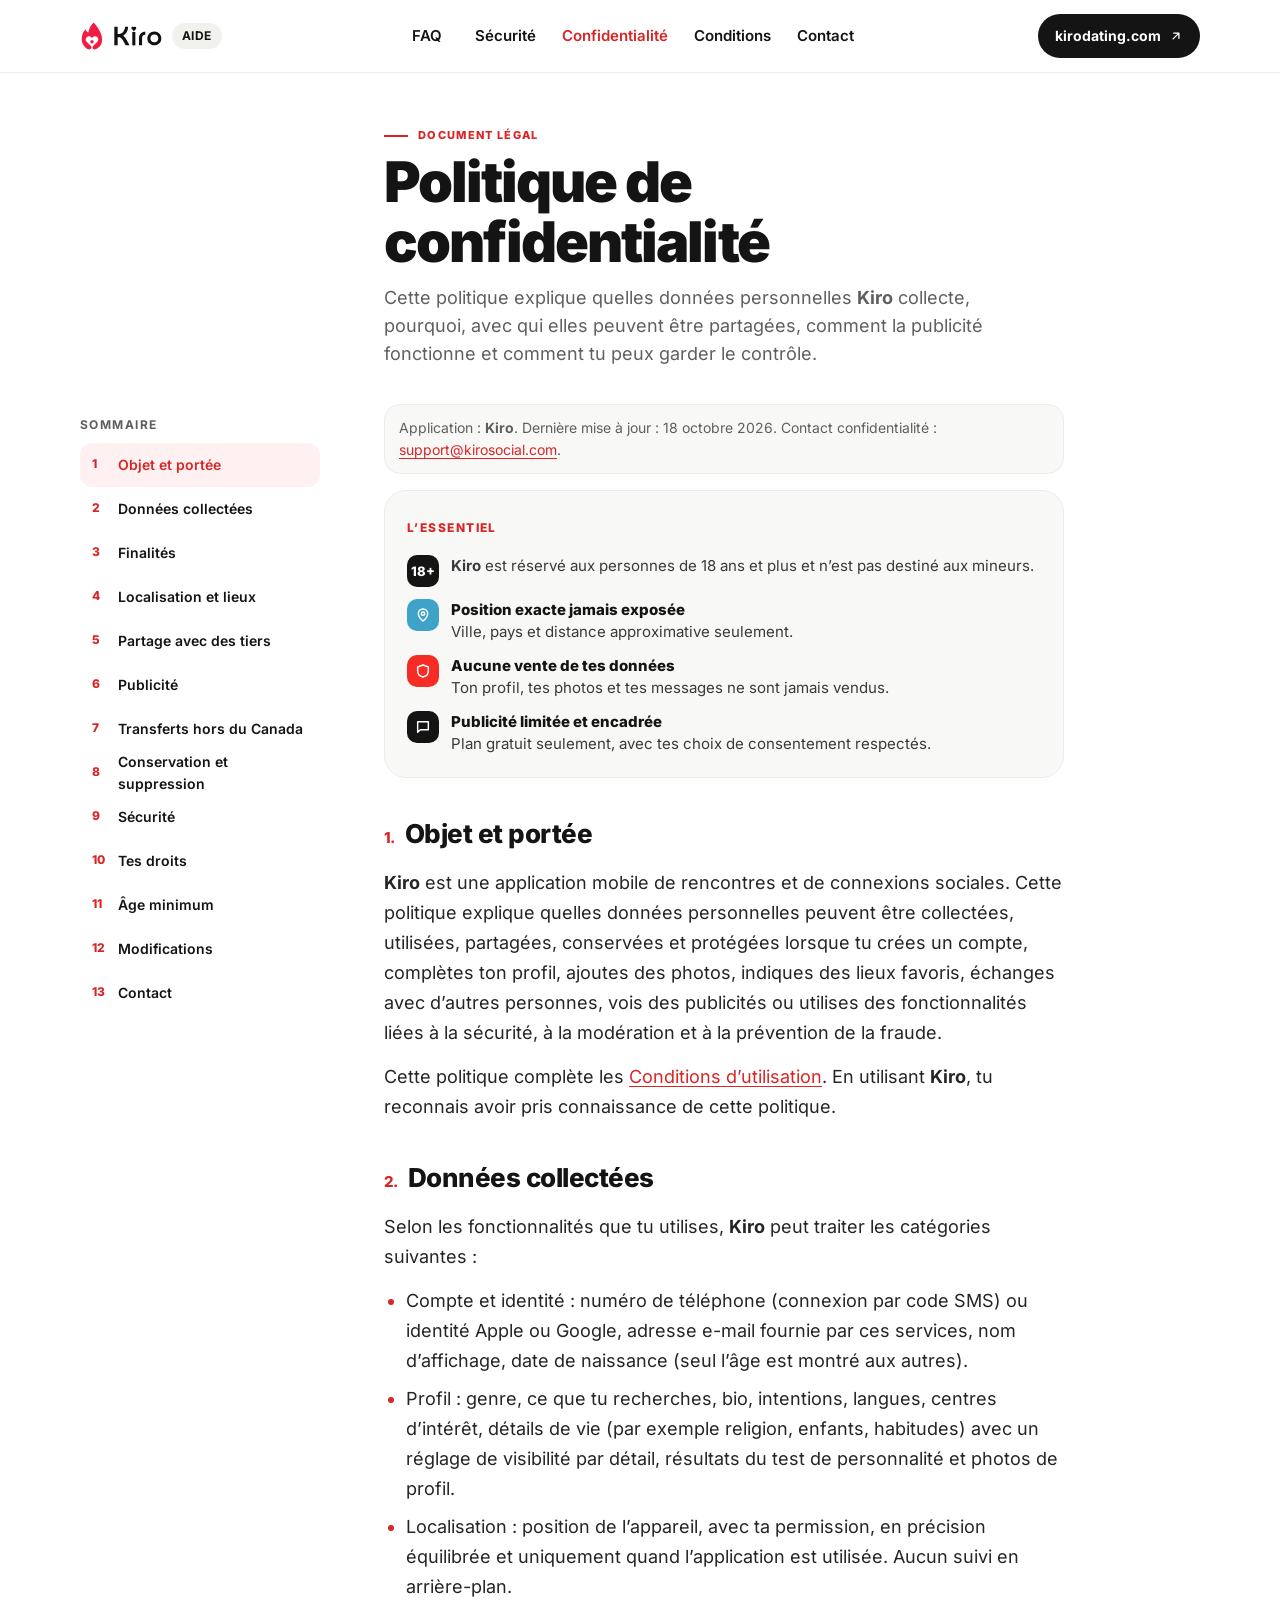
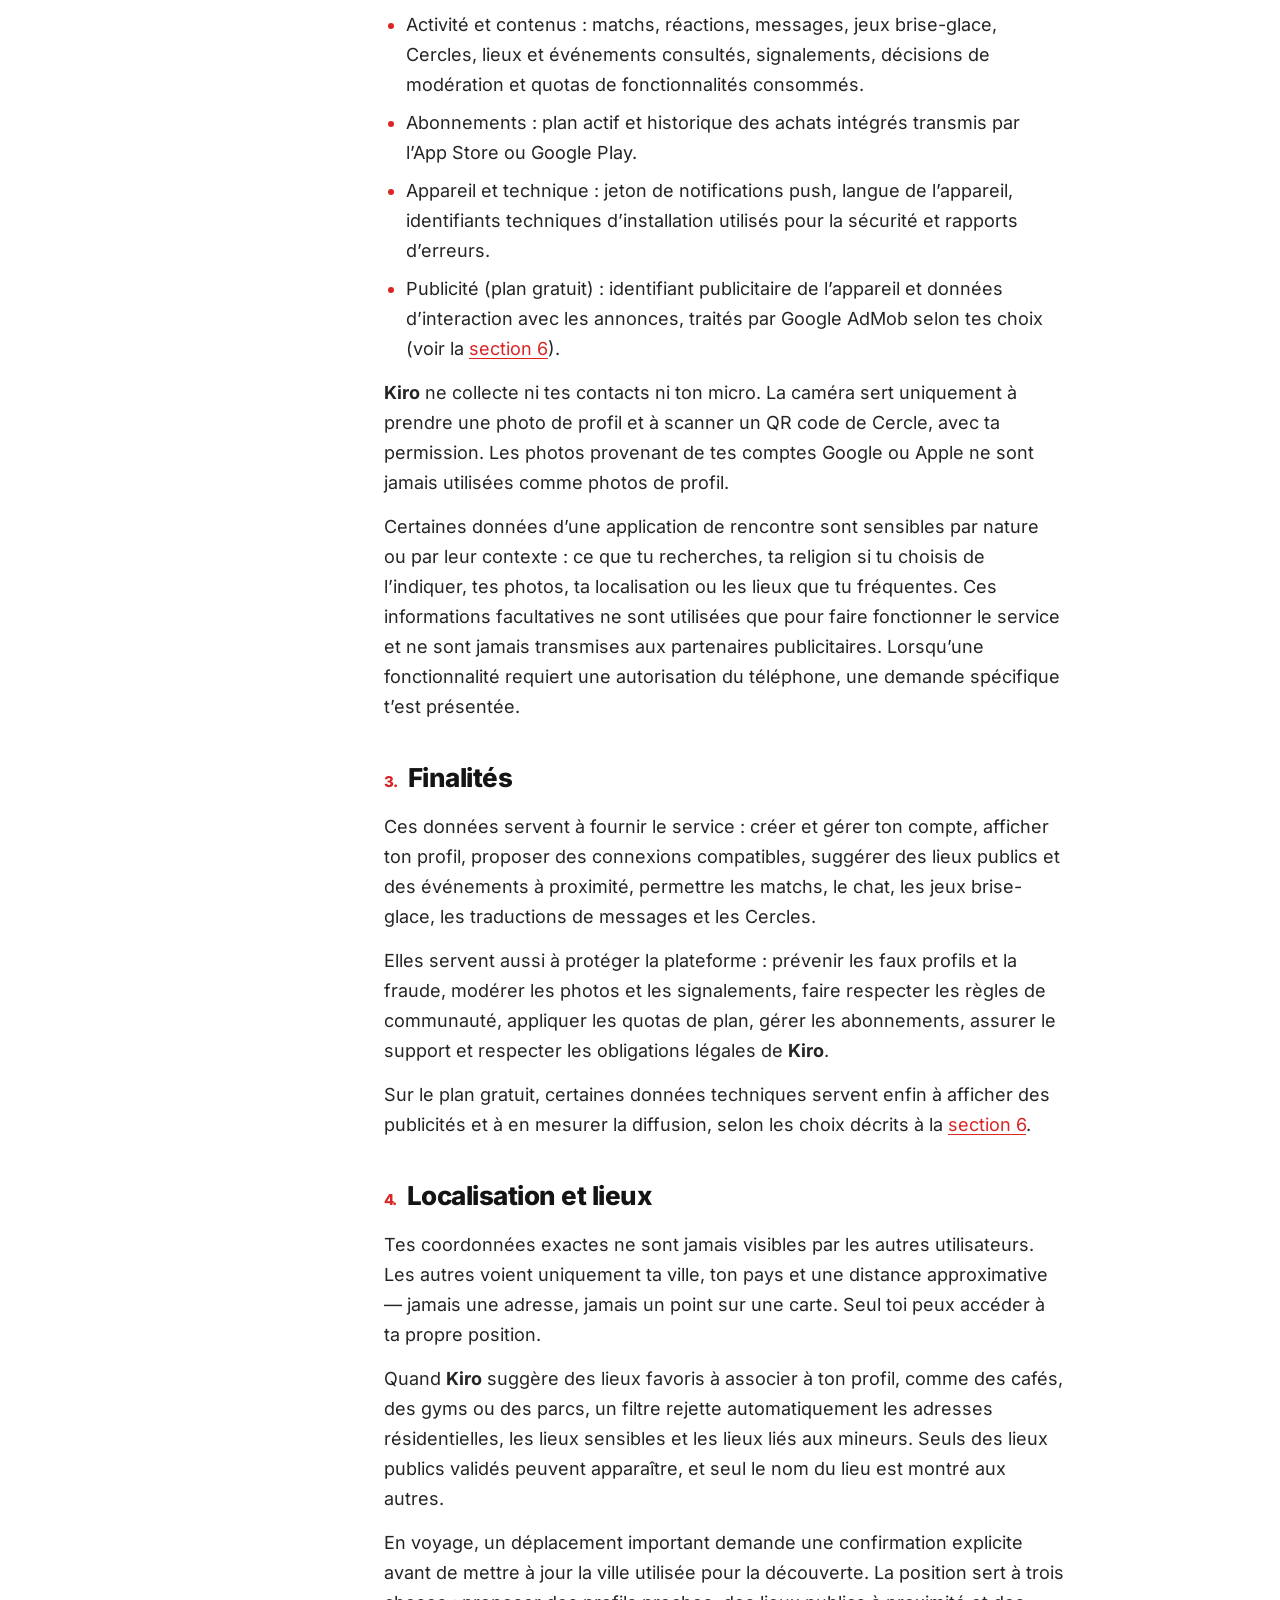
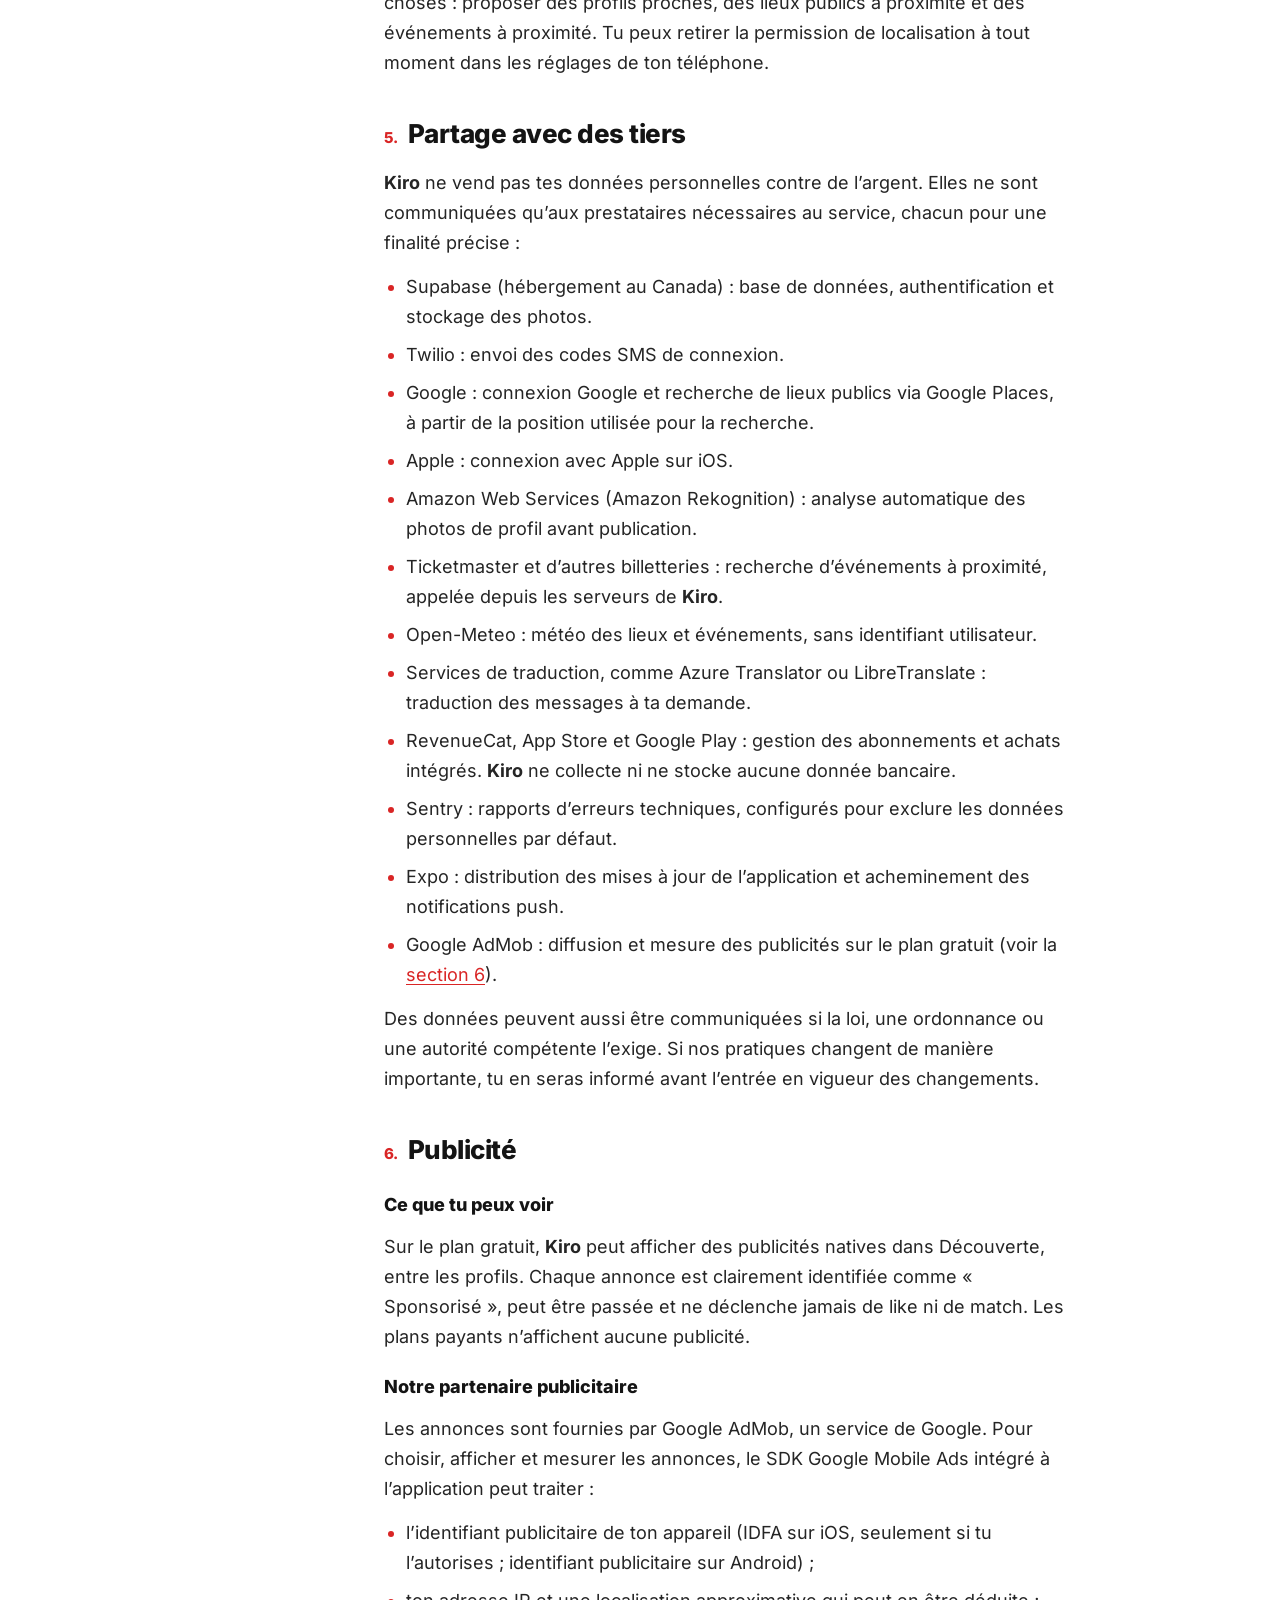
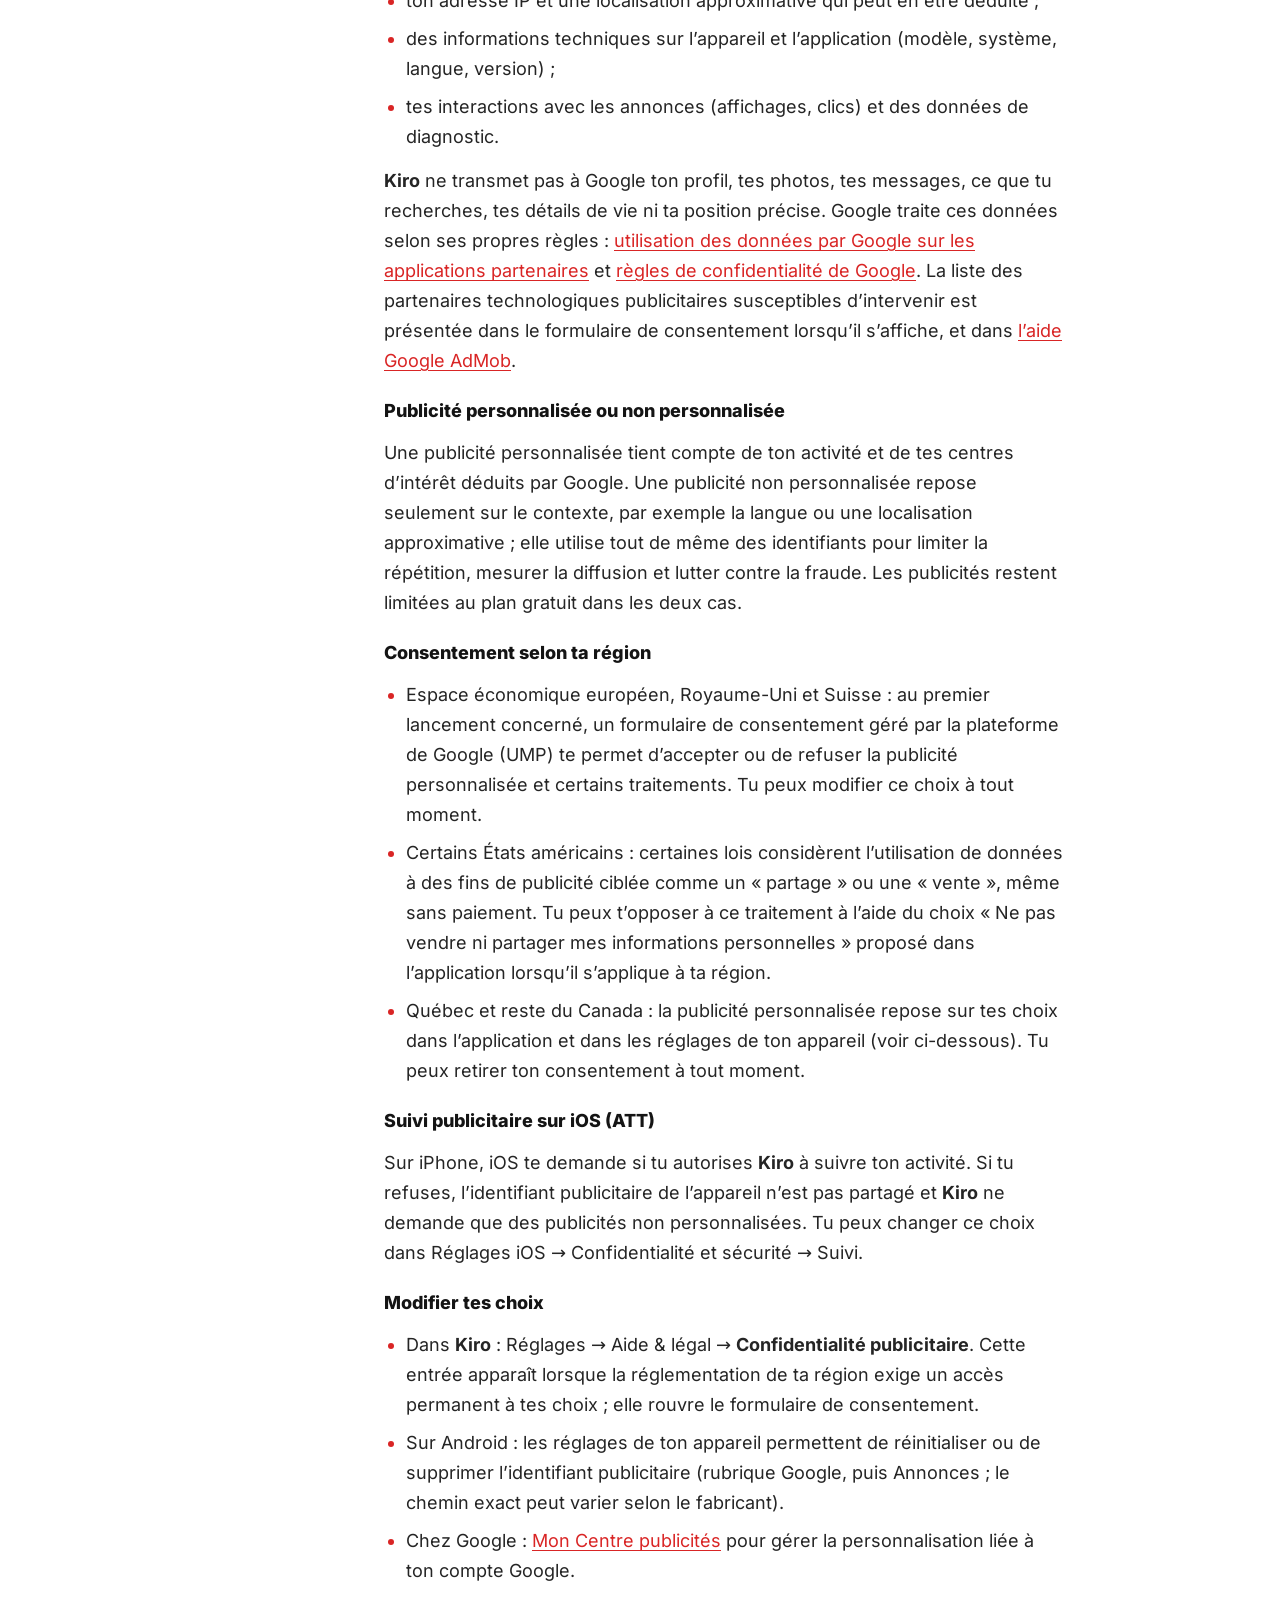
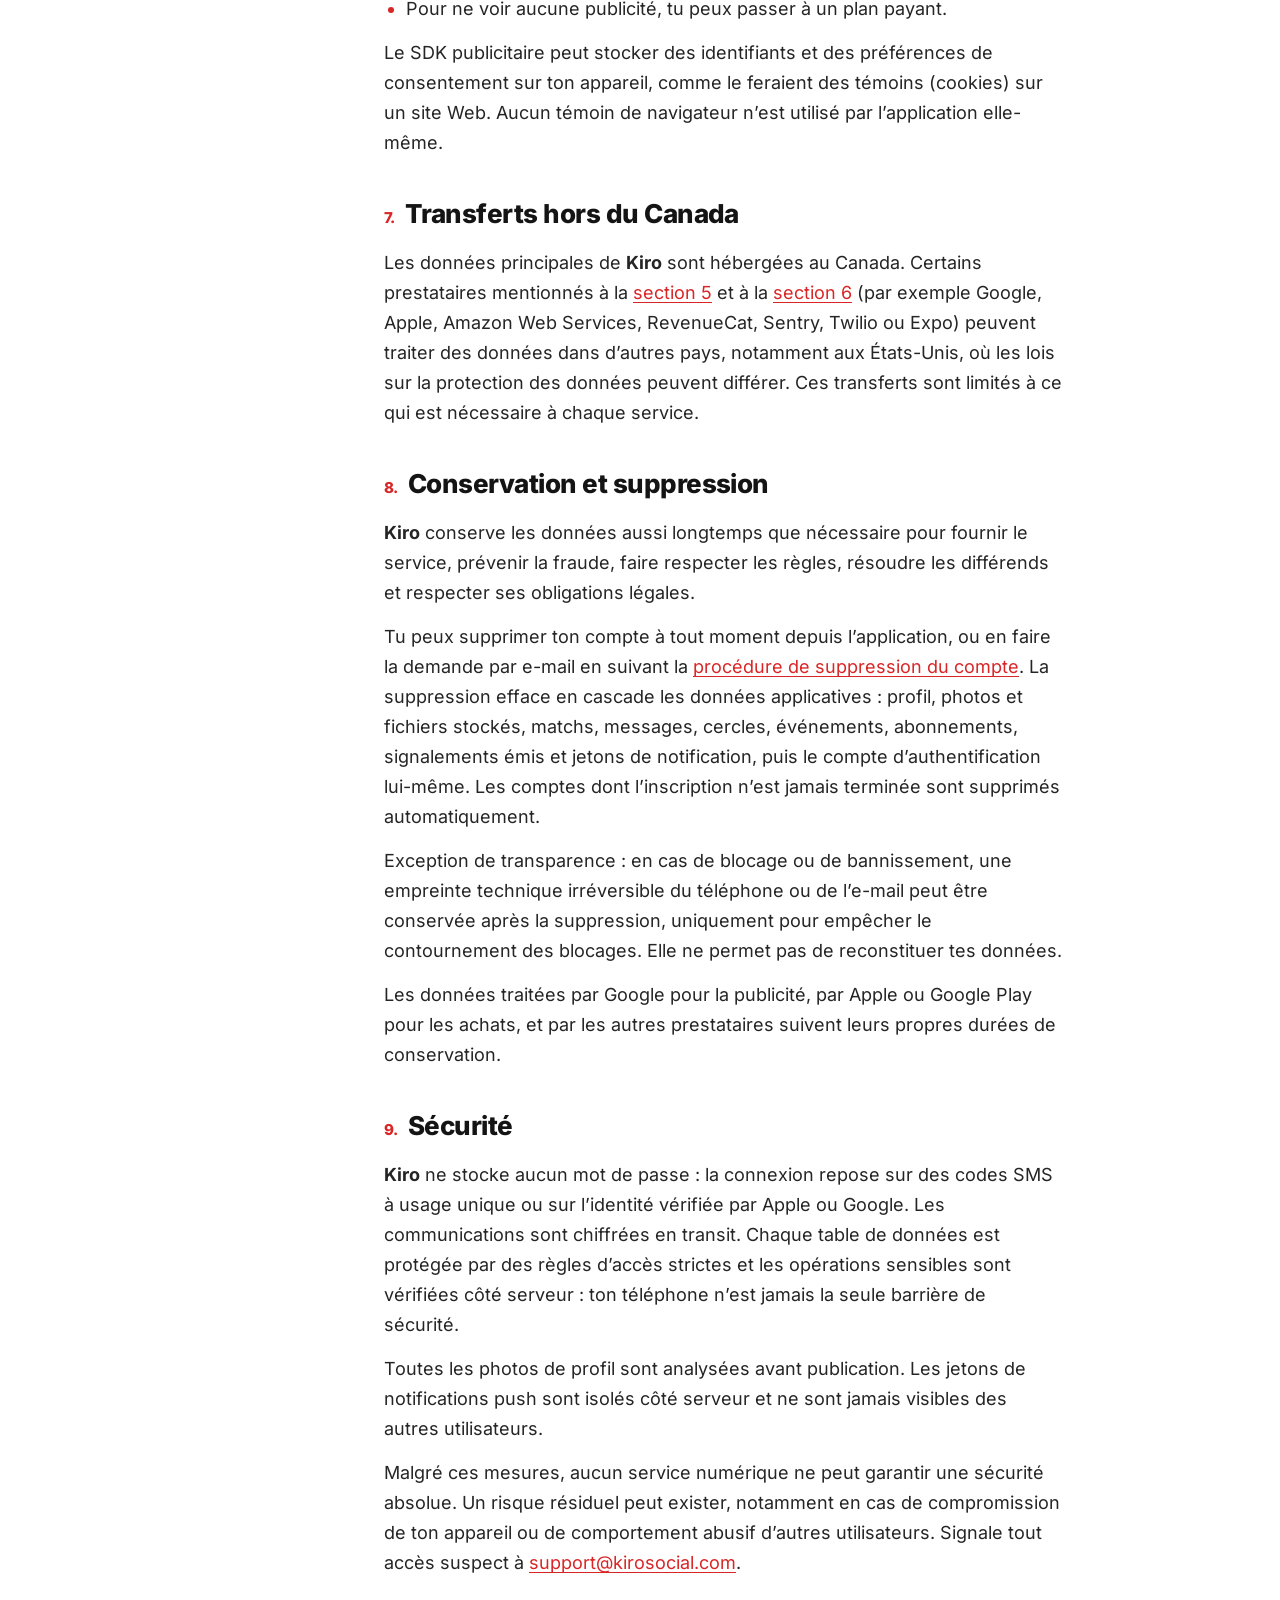
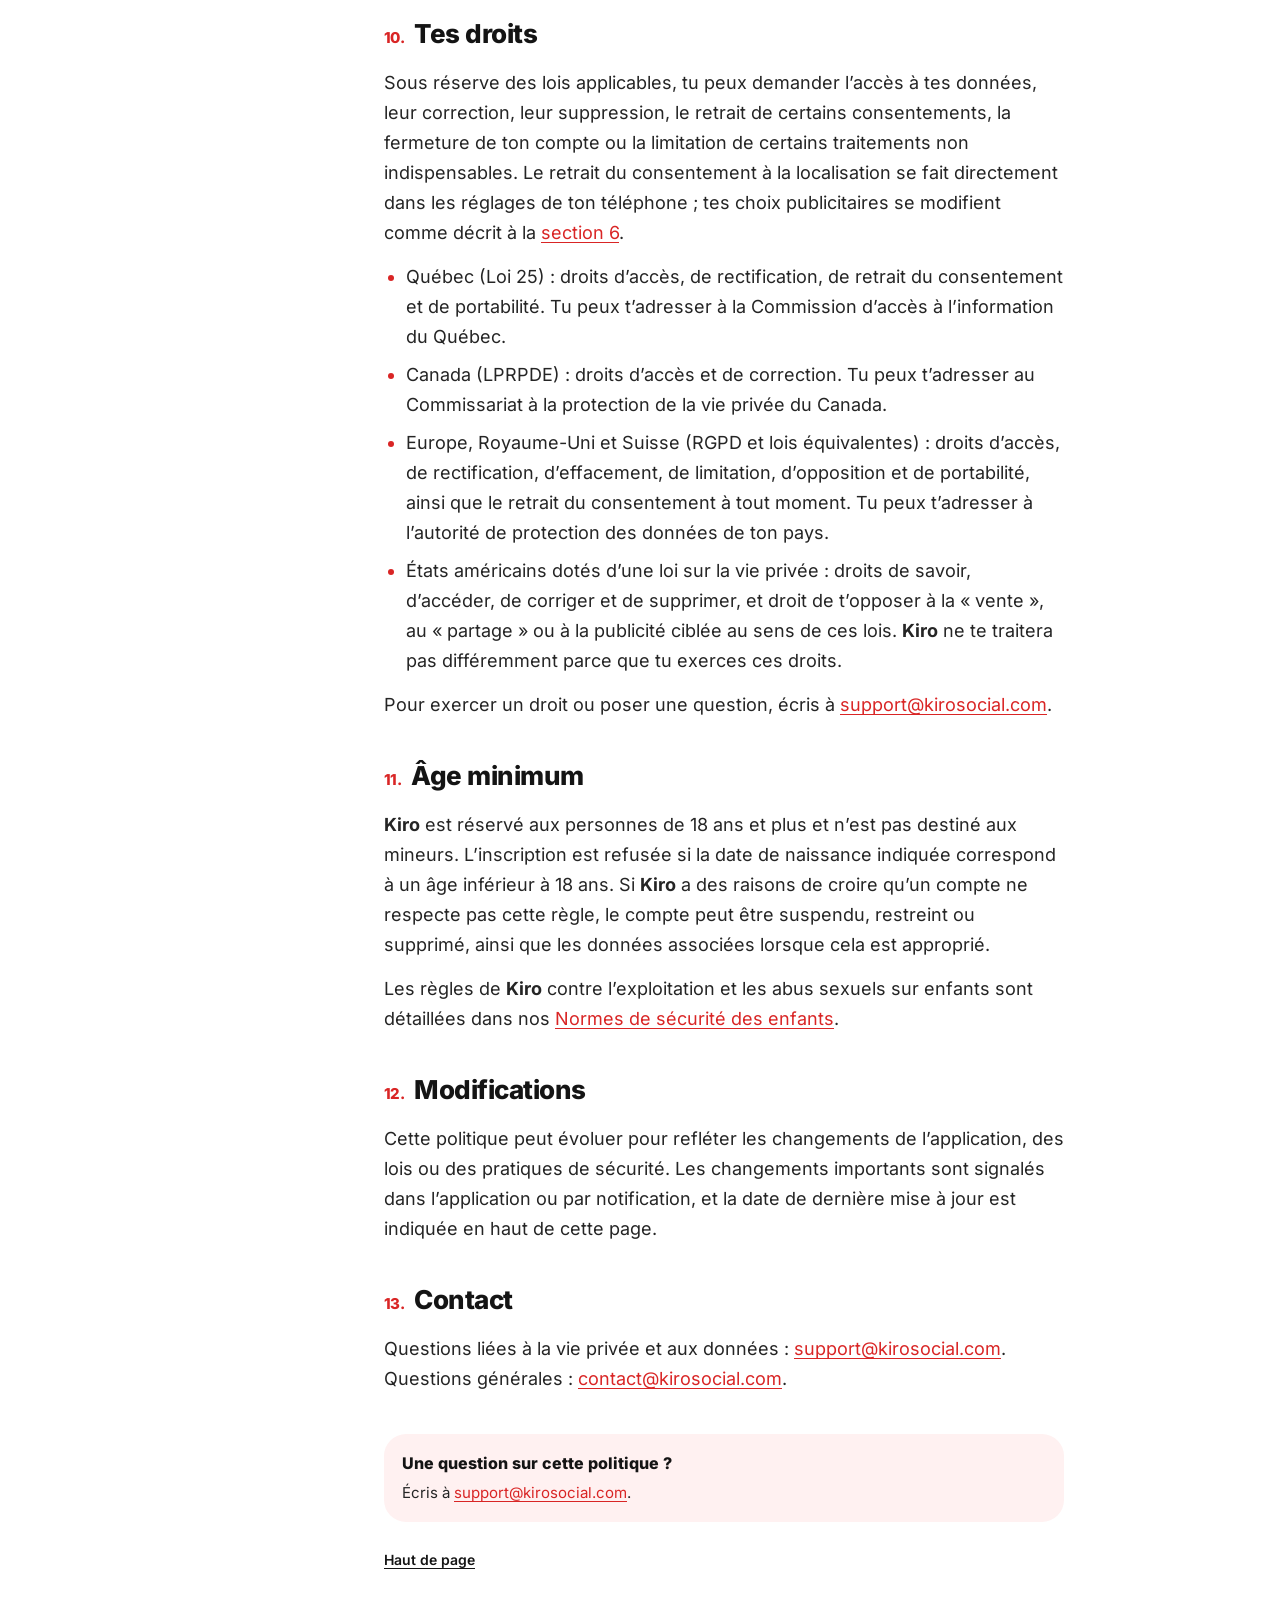
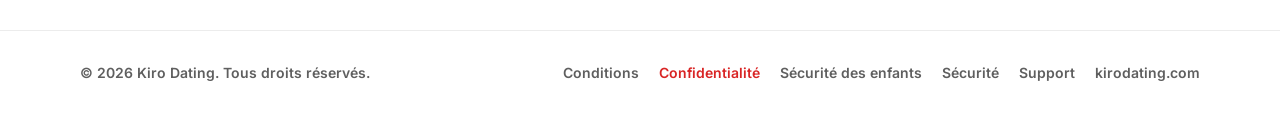
<file: politique-confidentialite.html>
<!doctype html>
<html lang="fr">
  <head>
    <meta charset="utf-8" />
    <meta name="viewport" content="width=device-width, initial-scale=1" />
    <script>document.documentElement.className += " js";</script>
    <meta name="theme-color" content="#ffffff" />
    <meta
      name="description"
      content="Politique de confidentialité de l'application de rencontre Kiro : données collectées, localisation, publicité, partage, conservation et droits."
    />
    <title>Politique de confidentialité - Kiro</title>
    <link rel="canonical" href="https://aide.kirodating.com/politique-confidentialite" />
    <link rel="icon" href="/assets/img/kiro-symbol.svg" type="image/svg+xml" />
    <link rel="preload" href="/assets/fonts/inter-latin-wght-normal.woff2" as="font" type="font/woff2" crossorigin />
    <link rel="stylesheet" href="/assets/css/styles.css" />
    <script src="/assets/js/main.js" defer></script>
  </head>
  <body class="legal">
    <a class="skip-link" href="#contenu">Aller au contenu</a>

    <header class="hdr">
      <div class="wrap hdr-in">
        <a class="logo" href="/" aria-label="Centre d’aide Kiro, accueil">
          <img class="logo-sym" src="/assets/img/kiro-symbol-red.svg" alt="" width="24" height="30" />
          <img class="logo-word" src="/assets/img/kiro-wordmark.svg" alt="" width="48" height="20" />
          <span class="logo-pill" aria-hidden="true">AIDE</span>
        </a>
        <button
          class="menu-btn"
          type="button"
          data-menu-button
          aria-expanded="false"
          aria-controls="menu"
          aria-label="Ouvrir le menu"
        >
          <svg class="i-open" width="20" height="20" viewBox="0 0 24 24" fill="none" stroke="currentColor" stroke-width="2.2" stroke-linecap="round" aria-hidden="true"><path d="M4 8h16M4 16h16" /></svg>
          <svg class="i-close" width="20" height="20" viewBox="0 0 24 24" fill="none" stroke="currentColor" stroke-width="2.2" stroke-linecap="round" aria-hidden="true"><path d="M6 6l12 12M18 6L6 18" /></svg>
        </button>
        <div class="menu" id="menu" data-menu>
          <nav class="nav" aria-label="Navigation principale">
            <a href="/support#faq" data-nav-link>FAQ</a>
            <a href="/support#securite" data-nav-link>Sécurité</a>
            <a href="/politique-confidentialite" data-nav-link>Confidentialité</a>
            <a href="/conditions-utilisation" data-nav-link>Conditions</a>
            <a href="/support#contact" data-nav-link>Contact</a>
          </nav>
          <a class="btn btn-ink ext" href="https://kirodating.com">
            kirodating.com
            <svg width="14" height="14" viewBox="0 0 24 24" fill="none" stroke="currentColor" stroke-width="2.2" stroke-linecap="round" stroke-linejoin="round" aria-hidden="true"><path d="M7 17L17 7M8 7h9v9" /></svg>
          </a>
        </div>
      </div>
    </header>

    <main id="contenu">
      <section class="page-head legal-head">
        <div class="wrap">
          <div class="legal-head-in">
            <p class="eyebrow">Document légal</p>
            <h1>Politique de confidentialité</h1>
            <p class="lead">
              Cette politique explique quelles données personnelles
              <span class="kiro-text">Kiro</span> collecte, pourquoi, avec qui
              elles peuvent être partagées, comment la publicité fonctionne et
              comment tu peux garder le contrôle.
            </p>
          </div>
        </div>
      </section>

      <div class="wrap legal-layout">
          <nav class="toc" aria-label="Sommaire" data-toc>
            <p class="toc-title">Sommaire</p>
            <button class="toc-toggle" type="button" data-toc-toggle aria-expanded="false" aria-controls="toc-list">
              <span><span class="sr-only">Section actuelle : </span><span data-toc-current>Sommaire</span></span>
              <svg width="18" height="18" viewBox="0 0 24 24" fill="none" stroke="currentColor" stroke-width="2" stroke-linecap="round" aria-hidden="true"><path d="M6 9l6 6 6-6" /></svg>
            </button>
            <ol class="toc-list" id="toc-list">
              <li><a href="#objet">Objet et portée</a></li>
              <li><a href="#donnees">Données collectées</a></li>
              <li><a href="#finalites">Finalités</a></li>
              <li><a href="#localisation">Localisation et lieux</a></li>
              <li><a href="#partage">Partage avec des tiers</a></li>
              <li><a href="#publicite">Publicité</a></li>
              <li><a href="#transferts">Transferts hors du Canada</a></li>
              <li><a href="#conservation">Conservation et suppression</a></li>
              <li><a href="#securite">Sécurité</a></li>
              <li><a href="#droits">Tes droits</a></li>
              <li><a href="#age">Âge minimum</a></li>
              <li><a href="#modifications">Modifications</a></li>
              <li><a href="#contact">Contact</a></li>
            </ol>
          </nav>

          <article class="content">
            <p class="legal-note">
              Application : <span class="kiro-text">Kiro</span>. Dernière mise à jour :
              18 octobre 2026. Contact confidentialité :
              <a href="mailto:support@kirosocial.com">support@kirosocial.com</a>.
              <!-- À CONFIRMER (avocat) : entité légale responsable du traitement des données et juridiction applicable. Document à faire valider avant publication. -->
            </p>

            <div class="essentiel">
              <p class="ess-title" data-ui>L’essentiel</p>
              <div class="key-point" data-ui>
                <span class="ess-ico ess-ink" aria-hidden="true" data-ui>18+</span>
                <p><span class="kiro-text">Kiro</span> est réservé aux personnes de 18 ans et plus et n’est pas destiné aux mineurs.</p>
              </div>
              <ul class="key-points" aria-label="Points clés confidentialité Kiro">
                <li class="key-point">
                  <span class="ess-ico ess-ice" aria-hidden="true" data-ui><svg width="16" height="16" viewBox="0 0 24 24" fill="none" stroke="currentColor" stroke-width="2.2" stroke-linecap="round" stroke-linejoin="round" aria-hidden="true"><path d="M12 21s7-6.2 7-11a7 7 0 0 0-14 0c0 4.8 7 11 7 11z" /><circle cx="12" cy="10" r="2.5" /></svg></span>
                  <div>
                    <strong>Position exacte jamais exposée</strong>
                    <p>Ville, pays et distance approximative seulement.</p>
                  </div>
                </li>
                <li class="key-point">
                  <span class="ess-ico ess-red" aria-hidden="true" data-ui><svg width="16" height="16" viewBox="0 0 24 24" fill="none" stroke="currentColor" stroke-width="2.2" stroke-linecap="round" stroke-linejoin="round" aria-hidden="true"><path d="M12 3l8 3v6c0 5-3.5 8-8 9-4.5-1-8-4-8-9V6z" /></svg></span>
                  <div>
                    <strong>Aucune vente de tes données</strong>
                    <p>Ton profil, tes photos et tes messages ne sont jamais vendus.</p>
                  </div>
                </li>
                <li class="key-point">
                  <span class="ess-ico ess-ink" aria-hidden="true" data-ui><svg width="16" height="16" viewBox="0 0 24 24" fill="none" stroke="currentColor" stroke-width="2.2" stroke-linecap="round" stroke-linejoin="round" aria-hidden="true"><path d="M4 4h16v12H8l-4 4z" /></svg></span>
                  <div>
                    <strong>Publicité limitée et encadrée</strong>
                    <p>Plan gratuit seulement, avec tes choix de consentement respectés.</p>
                  </div>
                </li>
              </ul>
            </div>

            <section id="objet">
              <h2><span class="sec-num">1.</span> Objet et portée</h2>
              <p>
                <span class="kiro-text">Kiro</span> est une application mobile de
                rencontres et de connexions sociales. Cette politique explique
                quelles données personnelles peuvent être collectées, utilisées,
                partagées, conservées et protégées lorsque tu crées un compte,
                complètes ton profil, ajoutes des photos, indiques des lieux
                favoris, échanges avec d’autres personnes, vois des publicités
                ou utilises des fonctionnalités liées à la sécurité, à la
                modération et à la prévention de la fraude.
              </p>
              <p>
                Cette politique complète les
                <a href="/conditions-utilisation">Conditions d’utilisation</a>.
                En utilisant <span class="kiro-text">Kiro</span>, tu reconnais
                avoir pris connaissance de cette politique.
              </p>
            </section>

            <div class="sec-nav" data-ui>
              <a class="btn btn-ink" href="#donnees">Données collectées →</a>
            </div>

            <section id="donnees">
              <h2><span class="sec-num">2.</span> Données collectées</h2>
              <p>
                Selon les fonctionnalités que tu utilises,
                <span class="kiro-text">Kiro</span> peut traiter les catégories
                suivantes :
              </p>
              <ul>
                <li>
                  Compte et identité : numéro de téléphone (connexion par code
                  SMS) ou identité Apple ou Google, adresse e-mail fournie par
                  ces services, nom d’affichage, date de naissance (seul l’âge
                  est montré aux autres).
                </li>
                <li>
                  Profil : genre, ce que tu recherches, bio, intentions,
                  langues, centres d’intérêt, détails de vie (par exemple
                  religion, enfants, habitudes) avec un réglage de visibilité
                  par détail, résultats du test de personnalité et photos de
                  profil.
                </li>
                <li>
                  Localisation : position de l’appareil, avec ta permission, en
                  précision équilibrée et uniquement quand l’application est
                  utilisée. Aucun suivi en arrière-plan.
                </li>
                <li>
                  Activité et contenus : matchs, réactions, messages, jeux
                  brise-glace, Cercles, lieux et événements consultés,
                  signalements, décisions de modération et quotas de
                  fonctionnalités consommés.
                </li>
                <li>
                  Abonnements : plan actif et historique des achats intégrés
                  transmis par l’App Store ou Google Play.
                </li>
                <li>
                  Appareil et technique : jeton de notifications push, langue
                  de l’appareil, identifiants techniques d’installation utilisés
                  pour la sécurité et rapports d’erreurs.
                </li>
                <li>
                  Publicité (plan gratuit) : identifiant publicitaire de
                  l’appareil et données d’interaction avec les annonces, traités
                  par Google AdMob selon tes choix (voir la
                  <a href="#publicite">section 6</a>).
                </li>
              </ul>
              <p>
                <span class="kiro-text">Kiro</span> ne collecte ni tes contacts
                ni ton micro. La caméra sert uniquement à prendre une photo de
                profil et à scanner un QR code de Cercle, avec ta permission.
                Les photos provenant de tes comptes Google ou Apple ne sont
                jamais utilisées comme photos de profil.
              </p>
              <p>
                Certaines données d’une application de rencontre sont
                sensibles par nature ou par leur contexte : ce que tu
                recherches, ta religion si tu choisis de l’indiquer, tes photos,
                ta localisation ou les lieux que tu fréquentes. Ces informations
                facultatives ne sont utilisées que pour faire fonctionner le
                service et ne sont jamais transmises aux partenaires
                publicitaires. Lorsqu’une fonctionnalité requiert une
                autorisation du téléphone, une demande spécifique t’est
                présentée.
              </p>
            </section>

            <div class="sec-nav" data-ui>
              <a class="btn btn-line" href="#objet">← Objet et portée</a>
              <a class="btn btn-ink" href="#finalites">Finalités →</a>
            </div>

            <section id="finalites">
              <h2><span class="sec-num">3.</span> Finalités</h2>
              <p>
                Ces données servent à fournir le service : créer et gérer ton
                compte, afficher ton profil, proposer des connexions
                compatibles, suggérer des lieux publics et des événements à
                proximité, permettre les matchs, le chat, les jeux brise-glace,
                les traductions de messages et les Cercles.
              </p>
              <p>
                Elles servent aussi à protéger la plateforme : prévenir les faux
                profils et la fraude, modérer les photos et les signalements,
                faire respecter les règles de communauté, appliquer les quotas
                de plan, gérer les abonnements, assurer le support et respecter
                les obligations légales de <span class="kiro-text">Kiro</span>.
              </p>
              <p>
                Sur le plan gratuit, certaines données techniques servent
                enfin à afficher des publicités et à en mesurer la diffusion,
                selon les choix décrits à la <a href="#publicite">section 6</a>.
              </p>
            </section>

            <div class="sec-nav" data-ui>
              <a class="btn btn-line" href="#donnees">← Données collectées</a>
              <a class="btn btn-ink" href="#localisation">Localisation et lieux →</a>
            </div>

            <section id="localisation">
              <h2><span class="sec-num">4.</span> Localisation et lieux</h2>
              <p>
                Tes coordonnées exactes ne sont jamais visibles par les autres
                utilisateurs. Les autres voient uniquement ta ville, ton pays et
                une distance approximative — jamais une adresse, jamais un point
                sur une carte. Seul toi peux accéder à ta propre position.
              </p>
              <p>
                Quand <span class="kiro-text">Kiro</span> suggère des lieux
                favoris à associer à ton profil, comme des cafés, des gyms ou
                des parcs, un filtre rejette automatiquement les adresses
                résidentielles, les lieux sensibles et les lieux liés aux
                mineurs. Seuls des lieux publics validés peuvent apparaître, et
                seul le nom du lieu est montré aux autres.
              </p>
              <p>
                En voyage, un déplacement important demande une confirmation
                explicite avant de mettre à jour la ville utilisée pour la
                découverte. La position sert à trois choses : proposer des
                profils proches, des lieux publics à proximité et des événements
                à proximité. Tu peux retirer la permission de localisation à
                tout moment dans les réglages de ton téléphone.
              </p>
            </section>

            <div class="sec-nav" data-ui>
              <a class="btn btn-line" href="#finalites">← Finalités</a>
              <a class="btn btn-ink" href="#partage">Partage avec des tiers →</a>
            </div>

            <section id="partage">
              <h2><span class="sec-num">5.</span> Partage avec des tiers</h2>
              <p>
                <span class="kiro-text">Kiro</span> ne vend pas tes données
                personnelles contre de l’argent. Elles ne sont communiquées
                qu’aux prestataires nécessaires au service, chacun pour une
                finalité précise :
              </p>
              <ul>
                <li>Supabase (hébergement au Canada) : base de données, authentification et stockage des photos.</li>
                <li>Twilio : envoi des codes SMS de connexion.</li>
                <li>Google : connexion Google et recherche de lieux publics via Google Places, à partir de la position utilisée pour la recherche.</li>
                <li>Apple : connexion avec Apple sur iOS.</li>
                <li>Amazon Web Services (Amazon Rekognition) : analyse automatique des photos de profil avant publication.</li>
                <li>Ticketmaster et d’autres billetteries : recherche d’événements à proximité, appelée depuis les serveurs de <span class="kiro-text">Kiro</span>.</li>
                <li>Open-Meteo : météo des lieux et événements, sans identifiant utilisateur.</li>
                <li>Services de traduction, comme Azure Translator ou LibreTranslate : traduction des messages à ta demande.</li>
                <li>RevenueCat, App Store et Google Play : gestion des abonnements et achats intégrés. <span class="kiro-text">Kiro</span> ne collecte ni ne stocke aucune donnée bancaire.</li>
                <li>Sentry : rapports d’erreurs techniques, configurés pour exclure les données personnelles par défaut.</li>
                <li>Expo : distribution des mises à jour de l’application et acheminement des notifications push.</li>
                <li>Google AdMob : diffusion et mesure des publicités sur le plan gratuit (voir la <a href="#publicite">section 6</a>).</li>
              </ul>
              <p>
                Des données peuvent aussi être communiquées si la loi, une
                ordonnance ou une autorité compétente l’exige. Si nos pratiques
                changent de manière importante, tu en seras informé avant
                l’entrée en vigueur des changements.
              </p>
            </section>

            <div class="sec-nav" data-ui>
              <a class="btn btn-line" href="#localisation">← Localisation et lieux</a>
              <a class="btn btn-ink" href="#publicite">Publicité →</a>
            </div>

            <section id="publicite">
              <h2><span class="sec-num">6.</span> Publicité</h2>
              <h3>Ce que tu peux voir</h3>
              <p>
                Sur le plan gratuit, <span class="kiro-text">Kiro</span> peut
                afficher des publicités natives dans Découverte, entre les
                profils. Chaque annonce est clairement identifiée comme
                « Sponsorisé », peut être passée et ne déclenche jamais de like
                ni de match. Les plans payants n’affichent aucune publicité.
              </p>

              <h3>Notre partenaire publicitaire</h3>
              <p>
                Les annonces sont fournies par Google AdMob, un service de
                Google. Pour choisir, afficher et mesurer les annonces, le
                SDK Google Mobile Ads intégré à l’application peut traiter :
              </p>
              <ul>
                <li>l’identifiant publicitaire de ton appareil (IDFA sur iOS, seulement si tu l’autorises ; identifiant publicitaire sur Android) ;</li>
                <li>ton adresse IP et une localisation approximative qui peut en être déduite ;</li>
                <li>des informations techniques sur l’appareil et l’application (modèle, système, langue, version) ;</li>
                <li>tes interactions avec les annonces (affichages, clics) et des données de diagnostic.</li>
              </ul>
              <p>
                <span class="kiro-text">Kiro</span> ne transmet pas à Google ton
                profil, tes photos, tes messages, ce que tu recherches, tes
                détails de vie ni ta position précise. Google traite ces données
                selon ses propres règles :
                <a href="https://policies.google.com/technologies/partner-sites?hl=fr" rel="noopener">utilisation des données par Google sur les applications partenaires</a>
                et
                <a href="https://policies.google.com/privacy?hl=fr" rel="noopener">règles de confidentialité de Google</a>.
                La liste des partenaires technologiques publicitaires
                susceptibles d’intervenir est présentée dans le formulaire de
                consentement lorsqu’il s’affiche, et dans
                <a href="https://support.google.com/admob/answer/9012903?hl=fr" rel="noopener">l’aide Google AdMob</a>.
              </p>

              <h3>Publicité personnalisée ou non personnalisée</h3>
              <p>
                Une publicité personnalisée tient compte de ton activité et de
                tes centres d’intérêt déduits par Google. Une publicité non
                personnalisée repose seulement sur le contexte, par exemple la
                langue ou une localisation approximative ; elle utilise tout de
                même des identifiants pour limiter la répétition, mesurer la
                diffusion et lutter contre la fraude. Les publicités restent
                limitées au plan gratuit dans les deux cas.
              </p>

              <h3>Consentement selon ta région</h3>
              <ul>
                <li>
                  Espace économique européen, Royaume-Uni et Suisse : au premier
                  lancement concerné, un formulaire de consentement géré par la
                  plateforme de Google (UMP) te permet d’accepter ou de refuser
                  la publicité personnalisée et certains traitements. Tu peux
                  modifier ce choix à tout moment.
                </li>
                <li>
                  Certains États américains : certaines lois considèrent
                  l’utilisation de données à des fins de publicité ciblée comme
                  un « partage » ou une « vente », même sans paiement. Tu peux
                  t’opposer à ce traitement à l’aide du choix « Ne pas vendre ni
                  partager mes informations personnelles » proposé dans
                  l’application lorsqu’il s’applique à ta région.
                </li>
                <li>
                  Québec et reste du Canada : la publicité personnalisée repose
                  sur tes choix dans l’application et dans les réglages de ton
                  appareil (voir ci-dessous). Tu peux retirer ton consentement à
                  tout moment.
                </li>
              </ul>

              <h3>Suivi publicitaire sur iOS (ATT)</h3>
              <p>
                Sur iPhone, iOS te demande si tu autorises
                <span class="kiro-text">Kiro</span> à suivre ton activité. Si tu
                refuses, l’identifiant publicitaire de l’appareil n’est pas
                partagé et <span class="kiro-text">Kiro</span> ne demande que des
                publicités non personnalisées. Tu peux changer ce choix dans
                Réglages iOS → Confidentialité et sécurité → Suivi.
              </p>

              <h3>Modifier tes choix</h3>
              <ul>
                <li>
                  Dans <span class="kiro-text">Kiro</span> : Réglages → Aide
                  &amp; légal → <strong>Confidentialité publicitaire</strong>.
                  Cette entrée apparaît lorsque la réglementation de ta région
                  exige un accès permanent à tes choix ; elle rouvre le
                  formulaire de consentement.
                </li>
                <li>
                  Sur Android : les réglages de ton appareil permettent de
                  réinitialiser ou de supprimer l’identifiant publicitaire
                  (rubrique Google, puis Annonces ; le chemin exact peut varier
                  selon le fabricant).
                </li>
                <li>
                  Chez Google :
                  <a href="https://myadcenter.google.com/" rel="noopener">Mon Centre publicités</a>
                  pour gérer la personnalisation liée à ton compte Google.
                </li>
                <li>
                  Pour ne voir aucune publicité, tu peux passer à un plan payant.
                </li>
              </ul>
              <p>
                Le SDK publicitaire peut stocker des identifiants et des
                préférences de consentement sur ton appareil, comme le feraient
                des témoins (cookies) sur un site Web. Aucun témoin de navigateur
                n’est utilisé par l’application elle-même.
              </p>
            </section>

            <div class="sec-nav" data-ui>
              <a class="btn btn-line" href="#partage">← Partage avec des tiers</a>
              <a class="btn btn-ink" href="#transferts">Transferts hors du Canada →</a>
            </div>

            <section id="transferts">
              <h2><span class="sec-num">7.</span> Transferts hors du Canada</h2>
              <p>
                Les données principales de <span class="kiro-text">Kiro</span>
                sont hébergées au Canada. Certains prestataires mentionnés à la
                <a href="#partage">section 5</a> et à la
                <a href="#publicite">section 6</a> (par exemple Google, Apple,
                Amazon Web Services, RevenueCat, Sentry, Twilio ou Expo) peuvent
                traiter des données dans d’autres pays, notamment aux
                États-Unis, où les lois sur la protection des données peuvent
                différer. Ces transferts sont limités à ce qui est nécessaire à
                chaque service.
              </p>
            </section>

            <div class="sec-nav" data-ui>
              <a class="btn btn-line" href="#publicite">← Publicité</a>
              <a class="btn btn-ink" href="#conservation">Conservation et suppression →</a>
            </div>

            <section id="conservation">
              <h2><span class="sec-num">8.</span> Conservation et suppression</h2>
              <p>
                <span class="kiro-text">Kiro</span> conserve les données aussi
                longtemps que nécessaire pour fournir le service, prévenir la
                fraude, faire respecter les règles, résoudre les différends et
                respecter ses obligations légales.
              </p>
              <p>
                Tu peux supprimer ton compte à tout moment depuis l’application,
                ou en faire la demande par e-mail en suivant la
                <a href="/support#supprimer-compte">procédure de suppression du compte</a>.
                La suppression efface en cascade les données applicatives :
                profil, photos et fichiers stockés, matchs, messages, cercles,
                événements, abonnements, signalements émis et jetons de
                notification, puis le compte d’authentification lui-même. Les
                comptes dont l’inscription n’est jamais terminée sont supprimés
                automatiquement.
              </p>
              <p>
                Exception de transparence : en cas de blocage ou de
                bannissement, une empreinte technique irréversible du téléphone
                ou de l’e-mail peut être conservée après la suppression,
                uniquement pour empêcher le contournement des blocages. Elle ne
                permet pas de reconstituer tes données.
              </p>
              <p>
                Les données traitées par Google pour la publicité, par Apple ou
                Google Play pour les achats, et par les autres prestataires
                suivent leurs propres durées de conservation.
              </p>
            </section>

            <div class="sec-nav" data-ui>
              <a class="btn btn-line" href="#transferts">← Transferts hors du Canada</a>
              <a class="btn btn-ink" href="#securite">Sécurité →</a>
            </div>

            <section id="securite">
              <h2><span class="sec-num">9.</span> Sécurité</h2>
              <p>
                <span class="kiro-text">Kiro</span> ne stocke aucun mot de
                passe : la connexion repose sur des codes SMS à usage unique ou
                sur l’identité vérifiée par Apple ou Google. Les communications
                sont chiffrées en transit. Chaque table de données est protégée
                par des règles d’accès strictes et les opérations sensibles sont
                vérifiées côté serveur : ton téléphone n’est jamais la seule
                barrière de sécurité.
              </p>
              <p>
                Toutes les photos de profil sont analysées avant publication.
                Les jetons de notifications push sont isolés côté serveur et ne
                sont jamais visibles des autres utilisateurs.
              </p>
              <p>
                Malgré ces mesures, aucun service numérique ne peut garantir une
                sécurité absolue. Un risque résiduel peut exister, notamment en
                cas de compromission de ton appareil ou de comportement abusif
                d’autres utilisateurs. Signale tout accès suspect à
                <a href="mailto:support@kirosocial.com">support@kirosocial.com</a>.
              </p>
            </section>

            <div class="sec-nav" data-ui>
              <a class="btn btn-line" href="#conservation">← Conservation et suppression</a>
              <a class="btn btn-ink" href="#droits">Tes droits →</a>
            </div>

            <section id="droits">
              <h2><span class="sec-num">10.</span> Tes droits</h2>
              <p>
                Sous réserve des lois applicables, tu peux demander l’accès à
                tes données, leur correction, leur suppression, le retrait de
                certains consentements, la fermeture de ton compte ou la
                limitation de certains traitements non indispensables. Le
                retrait du consentement à la localisation se fait directement
                dans les réglages de ton téléphone ; tes choix publicitaires se
                modifient comme décrit à la <a href="#publicite">section 6</a>.
              </p>
              <ul>
                <li>
                  Québec (Loi 25) : droits d’accès, de rectification, de retrait
                  du consentement et de portabilité. Tu peux t’adresser à la
                  Commission d’accès à l’information du Québec.
                </li>
                <li>
                  Canada (LPRPDE) : droits d’accès et de correction. Tu peux
                  t’adresser au Commissariat à la protection de la vie privée du
                  Canada.
                </li>
                <li>
                  Europe, Royaume-Uni et Suisse (RGPD et lois équivalentes) :
                  droits d’accès, de rectification, d’effacement, de limitation,
                  d’opposition et de portabilité, ainsi que le retrait du
                  consentement à tout moment. Tu peux t’adresser à l’autorité de
                  protection des données de ton pays.
                </li>
                <li>
                  États américains dotés d’une loi sur la vie privée : droits de
                  savoir, d’accéder, de corriger et de supprimer, et droit de
                  t’opposer à la « vente », au « partage » ou à la publicité
                  ciblée au sens de ces lois. <span class="kiro-text">Kiro</span>
                  ne te traitera pas différemment parce que tu exerces ces
                  droits.
                </li>
              </ul>
              <p>
                Pour exercer un droit ou poser une question, écris à
                <a href="mailto:support@kirosocial.com">support@kirosocial.com</a>.
              </p>
            </section>

            <div class="sec-nav" data-ui>
              <a class="btn btn-line" href="#securite">← Sécurité</a>
              <a class="btn btn-ink" href="#age">Âge minimum →</a>
            </div>

            <section id="age">
              <h2><span class="sec-num">11.</span> Âge minimum</h2>
              <p>
                <span class="kiro-text">Kiro</span> est réservé aux personnes de
                18 ans et plus et n’est pas destiné aux mineurs. L’inscription
                est refusée si la date de naissance indiquée correspond à un âge
                inférieur à 18 ans.
                Si <span class="kiro-text">Kiro</span> a des raisons de croire
                qu’un compte ne respecte pas cette règle, le compte peut être
                suspendu, restreint ou supprimé, ainsi que les données
                associées lorsque cela est approprié.
              </p>
              <p>
                Les règles de <span class="kiro-text">Kiro</span> contre
                l’exploitation et les abus sexuels sur enfants sont détaillées
                dans nos
                <a href="/securite-enfants">Normes de sécurité des enfants</a>.
              </p>
            </section>

            <div class="sec-nav" data-ui>
              <a class="btn btn-line" href="#droits">← Tes droits</a>
              <a class="btn btn-ink" href="#modifications">Modifications →</a>
            </div>

            <section id="modifications">
              <h2><span class="sec-num">12.</span> Modifications</h2>
              <p>
                Cette politique peut évoluer pour refléter les changements de
                l’application, des lois ou des pratiques de sécurité. Les
                changements importants sont signalés dans l’application ou par
                notification, et la date de dernière mise à jour est indiquée en
                haut de cette page.
              </p>
            </section>

            <div class="sec-nav" data-ui>
              <a class="btn btn-line" href="#age">← Âge minimum</a>
              <a class="btn btn-ink" href="#contact">Contact →</a>
            </div>

            <section id="contact">
              <h2><span class="sec-num">13.</span> Contact</h2>
              <p>
                Questions liées à la vie privée et aux données :
                <a href="mailto:support@kirosocial.com">support@kirosocial.com</a>.
                Questions générales :
                <a href="mailto:contact@kirosocial.com">contact@kirosocial.com</a>.
              </p>
              <!-- À CONFIRMER (avocat) : entité légale responsable du traitement, personne responsable de la protection des renseignements personnels (exigée par la Loi 25 au Québec) et juridiction applicable, avant publication. -->
            </section>

            <div class="sec-nav" data-ui>
              <a class="btn btn-line" href="#modifications">← Modifications</a>
            </div>
            <div class="legal-end" data-ui>
              <div class="ask">
                <p class="ask-title">Une question sur cette politique ?</p>
                <p>Écris à <a href="mailto:support@kirosocial.com">support@kirosocial.com</a>.</p>
              </div>
              <a class="top-link" href="#contenu">Haut de page</a>
            </div>
          </article>
      </div>
    </main>

    <footer class="ftr">
      <div class="wrap ftr-in">
        <span>© 2026 Kiro Dating. Tous droits réservés. <!-- À CONFIRMER (avocat) : mention de copyright définitive avec l’avocat. --></span>
        <nav class="ftr-links" aria-label="Liens utiles">
          <a href="/conditions-utilisation" data-nav-link>Conditions</a>
          <a href="/politique-confidentialite" data-nav-link>Confidentialité</a>
          <a href="/securite-enfants" data-nav-link>Sécurité des enfants</a>
          <a href="/support#securite" data-nav-link>Sécurité</a>
          <a href="/support" data-nav-link>Support</a>
          <a href="https://kirodating.com">kirodating.com</a>
        </nav>
      </div>
    </footer>
  </body>
</html>
</file>
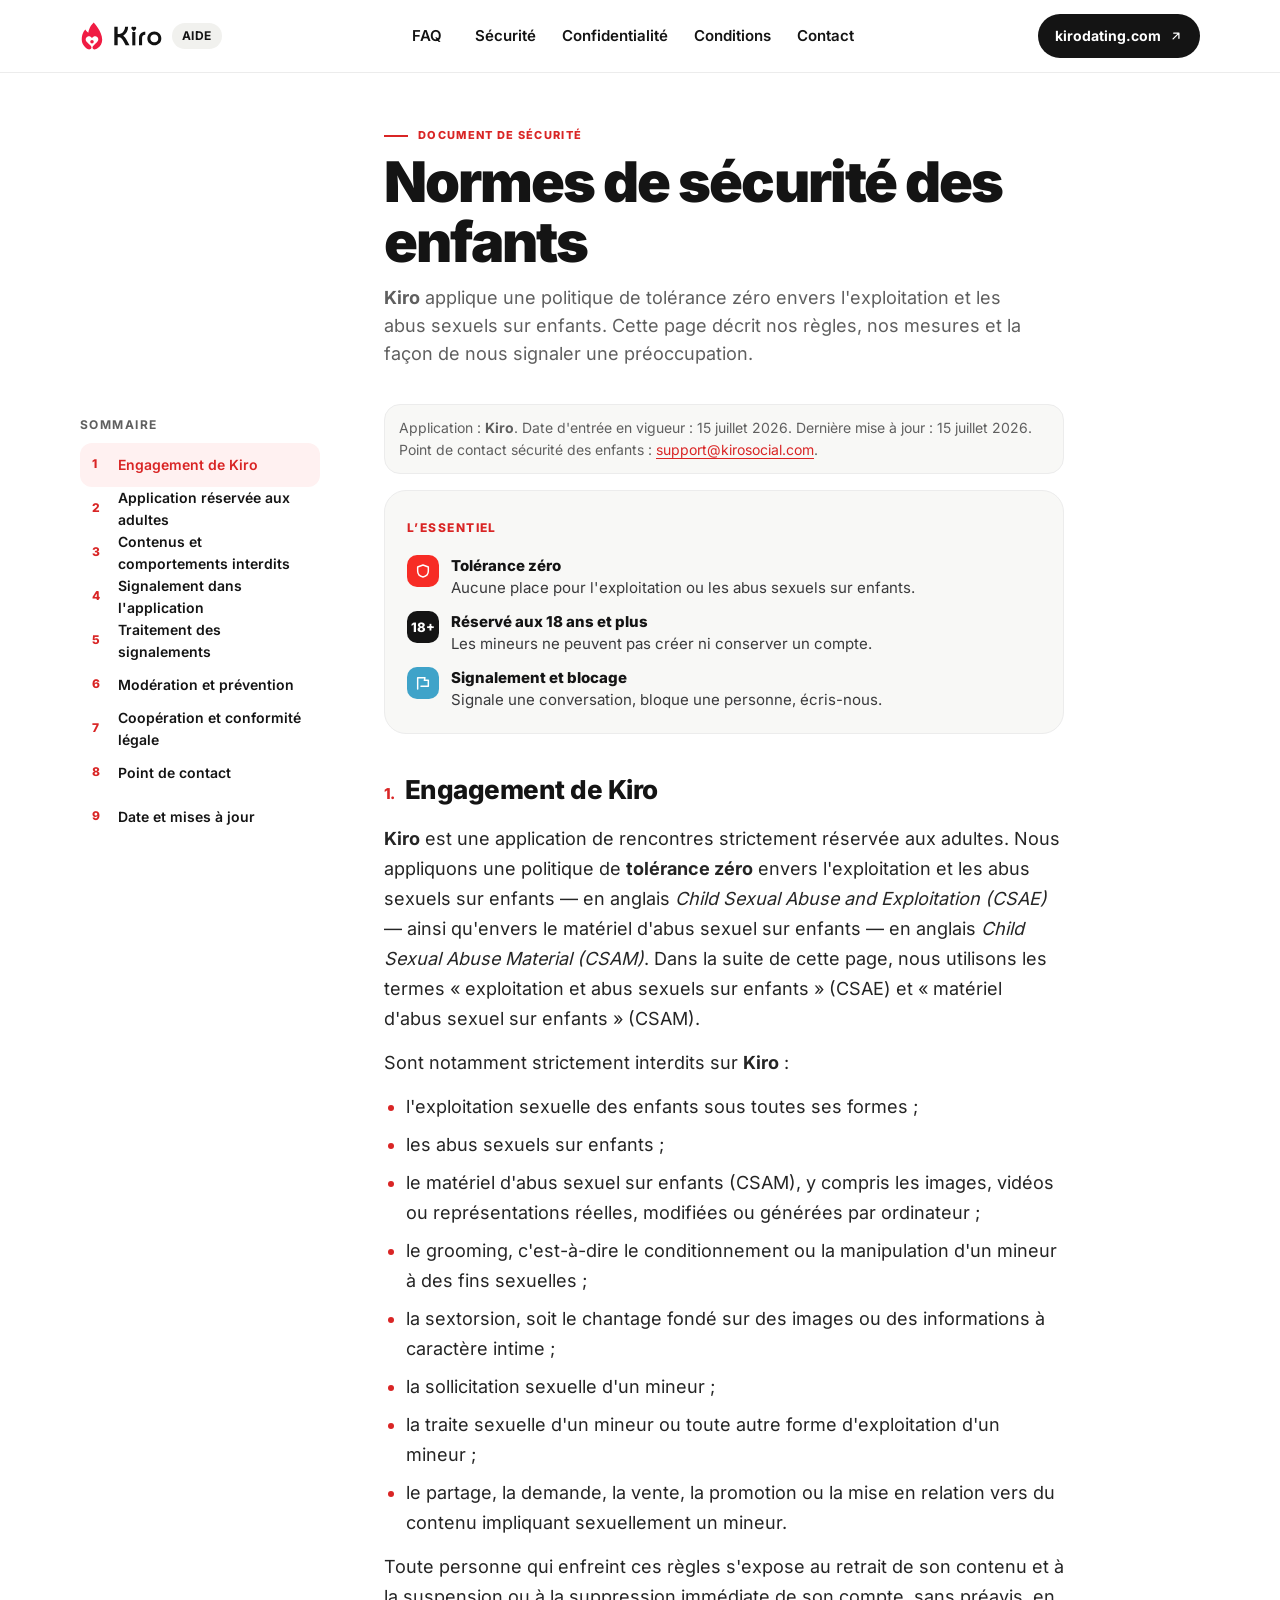
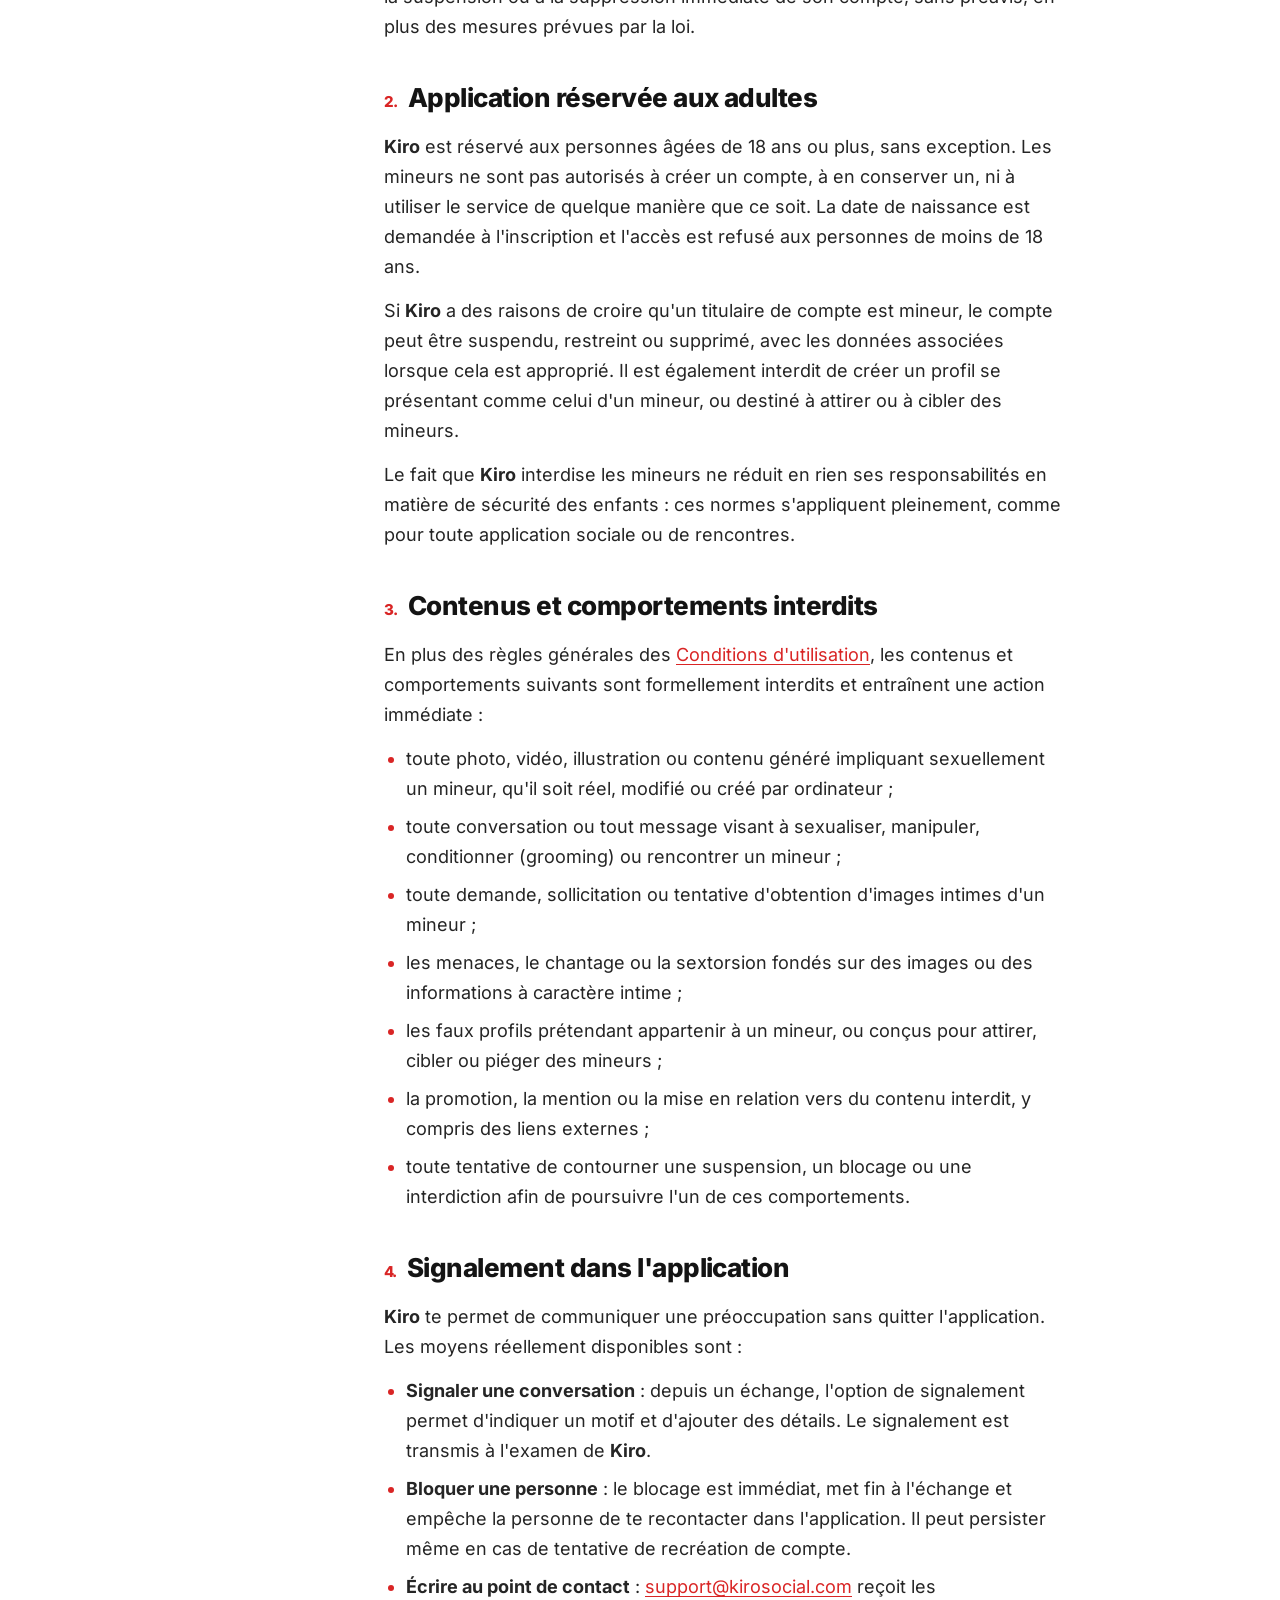
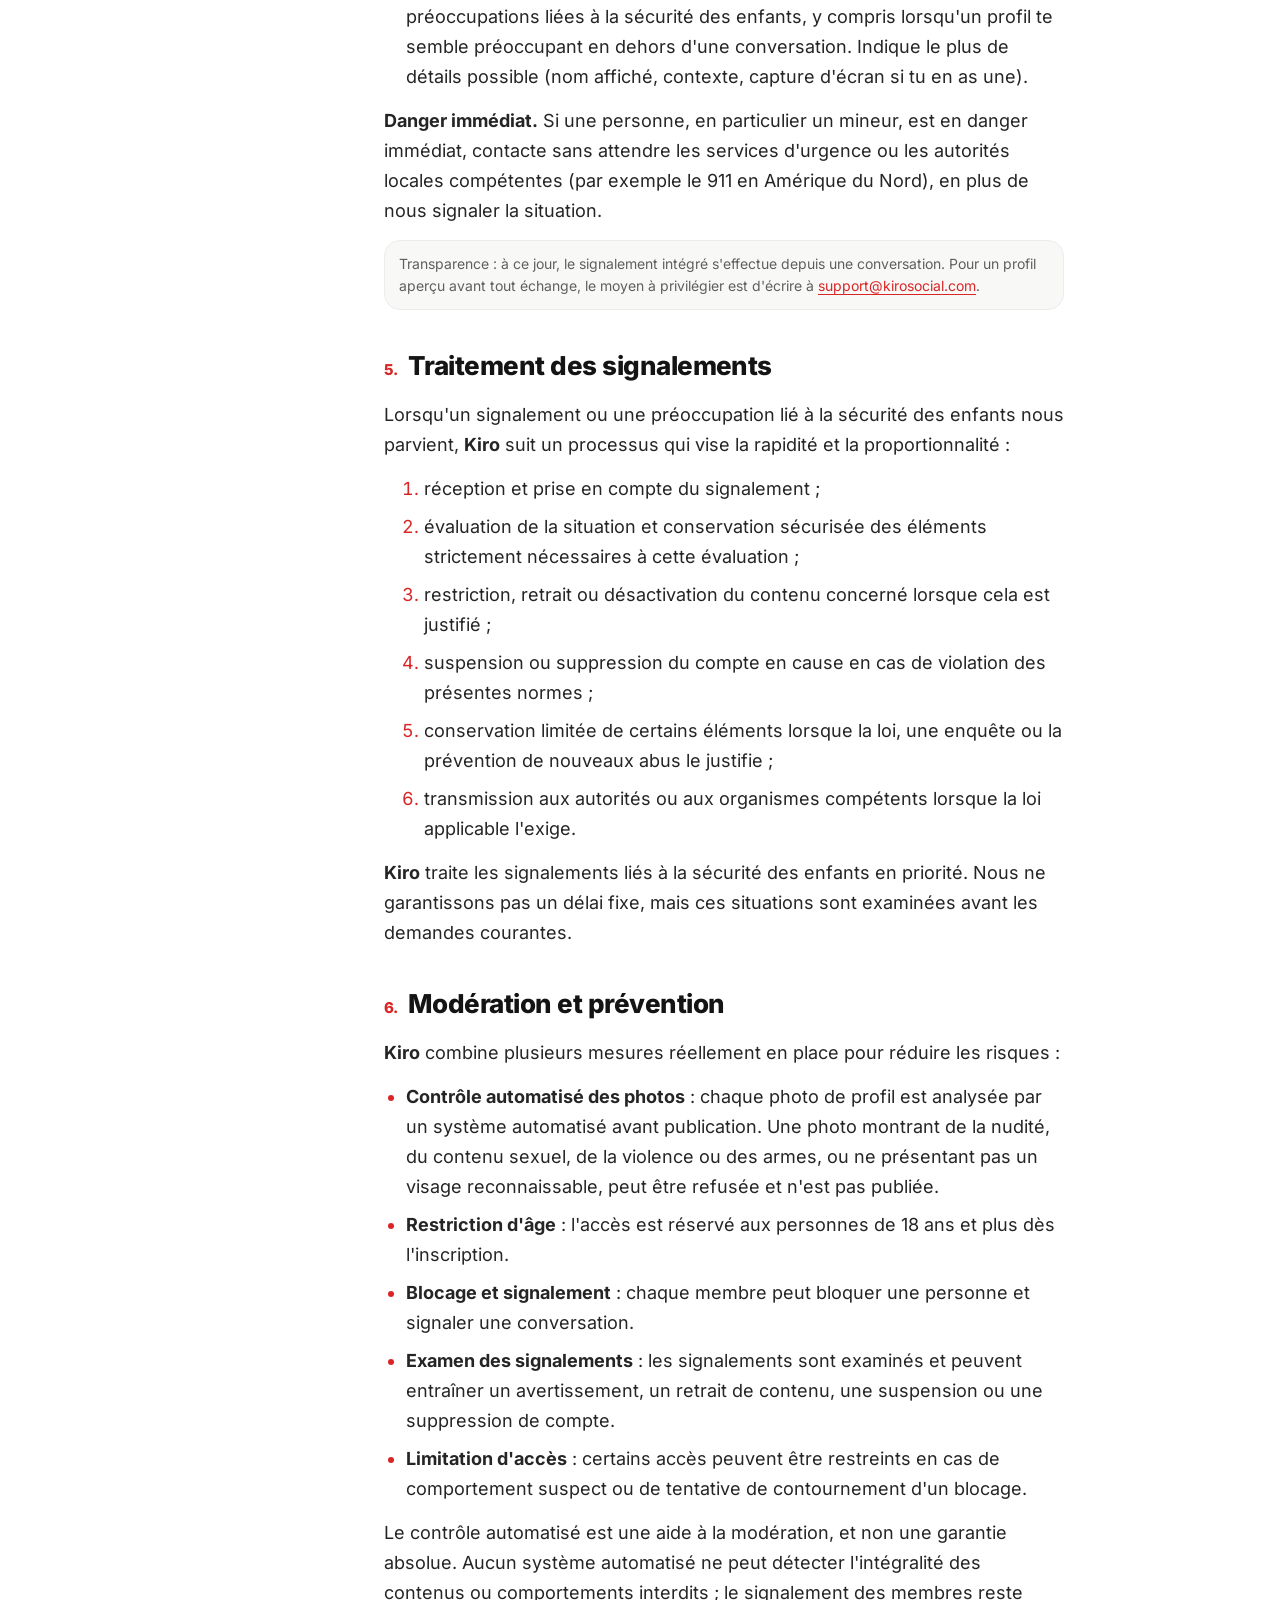
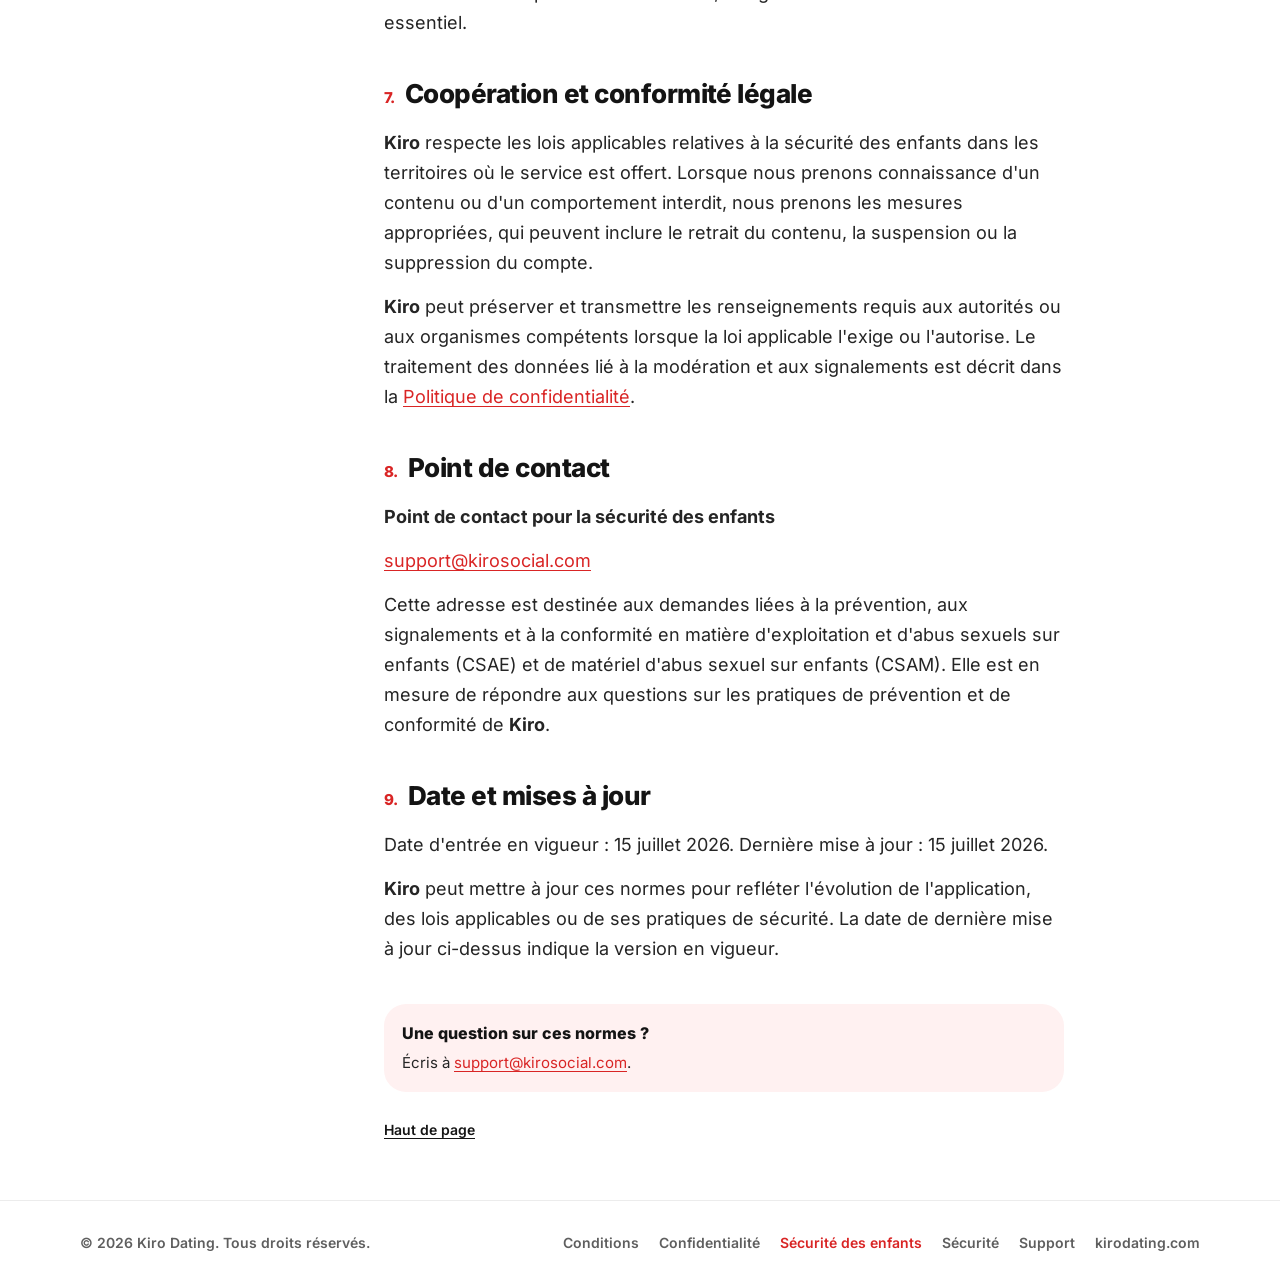
<file: securite-enfants.html>
<!doctype html>
<html lang="fr-CA">
  <head>
    <meta charset="utf-8" />
    <meta name="viewport" content="width=device-width, initial-scale=1" />
    <script>document.documentElement.className += " js";</script>
    <meta name="theme-color" content="#ffffff" />
    <meta
      name="description"
      content="Normes de sécurité des enfants de Kiro : tolérance zéro envers l'exploitation et les abus sexuels sur enfants (CSAE) et le matériel d'abus sexuel sur enfants (CSAM), signalement, mesures et point de contact."
    />
    <meta name="robots" content="index, follow" />
    <link rel="canonical" href="https://aide.kirodating.com/securite-enfants" />
    <title>Normes de sécurité des enfants — Kiro</title>
    <link rel="icon" href="/assets/img/kiro-symbol.svg" type="image/svg+xml" />
    <link rel="preload" href="/assets/fonts/inter-latin-wght-normal.woff2" as="font" type="font/woff2" crossorigin />
    <link rel="stylesheet" href="/assets/css/styles.css" />
    <script src="/assets/js/main.js" defer></script>
  </head>
  <body class="legal">
    <a class="skip-link" href="#contenu">Aller au contenu</a>

    <header class="hdr">
      <div class="wrap hdr-in">
        <a class="logo" href="/" aria-label="Centre d’aide Kiro, accueil">
          <img class="logo-sym" src="/assets/img/kiro-symbol-red.svg" alt="" width="24" height="30" />
          <img class="logo-word" src="/assets/img/kiro-wordmark.svg" alt="" width="48" height="20" />
          <span class="logo-pill" aria-hidden="true">AIDE</span>
        </a>
        <button
          class="menu-btn"
          type="button"
          data-menu-button
          aria-expanded="false"
          aria-controls="menu"
          aria-label="Ouvrir le menu"
        >
          <svg class="i-open" width="20" height="20" viewBox="0 0 24 24" fill="none" stroke="currentColor" stroke-width="2.2" stroke-linecap="round" aria-hidden="true"><path d="M4 8h16M4 16h16" /></svg>
          <svg class="i-close" width="20" height="20" viewBox="0 0 24 24" fill="none" stroke="currentColor" stroke-width="2.2" stroke-linecap="round" aria-hidden="true"><path d="M6 6l12 12M18 6L6 18" /></svg>
        </button>
        <div class="menu" id="menu" data-menu>
          <nav class="nav" aria-label="Navigation principale">
            <a href="/support#faq" data-nav-link>FAQ</a>
            <a href="/support#securite" data-nav-link>Sécurité</a>
            <a href="/politique-confidentialite" data-nav-link>Confidentialité</a>
            <a href="/conditions-utilisation" data-nav-link>Conditions</a>
            <a href="/support#contact" data-nav-link>Contact</a>
          </nav>
          <a class="btn btn-ink ext" href="https://kirodating.com">
            kirodating.com
            <svg width="14" height="14" viewBox="0 0 24 24" fill="none" stroke="currentColor" stroke-width="2.2" stroke-linecap="round" stroke-linejoin="round" aria-hidden="true"><path d="M7 17L17 7M8 7h9v9" /></svg>
          </a>
        </div>
      </div>
    </header>

    <main id="contenu">
      <section class="page-head legal-head">
        <div class="wrap">
          <div class="legal-head-in">
            <p class="eyebrow">Document de sécurité</p>
            <h1>Normes de sécurité des enfants</h1>
            <p class="lead">
              <span class="kiro-text">Kiro</span> applique une politique de
              tolérance zéro envers l'exploitation et les abus sexuels sur enfants.
              Cette page décrit nos règles, nos mesures et la façon de nous
              signaler une préoccupation.
            </p>
          </div>
        </div>
      </section>

      <div class="wrap legal-layout">
          <nav class="toc" aria-label="Sommaire" data-toc>
            <p class="toc-title">Sommaire</p>
            <button class="toc-toggle" type="button" data-toc-toggle aria-expanded="false" aria-controls="toc-list">
              <span><span class="sr-only">Section actuelle : </span><span data-toc-current>Sommaire</span></span>
              <svg width="18" height="18" viewBox="0 0 24 24" fill="none" stroke="currentColor" stroke-width="2" stroke-linecap="round" aria-hidden="true"><path d="M6 9l6 6 6-6" /></svg>
            </button>
            <ol class="toc-list" id="toc-list">
              <li><a href="#engagement">Engagement de Kiro</a></li>
              <li><a href="#adultes">Application réservée aux adultes</a></li>
              <li><a href="#interdit">Contenus et comportements interdits</a></li>
              <li><a href="#signalement">Signalement dans l'application</a></li>
              <li><a href="#traitement">Traitement des signalements</a></li>
              <li><a href="#moderation">Modération et prévention</a></li>
              <li><a href="#conformite">Coopération et conformité légale</a></li>
              <li><a href="#contact">Point de contact</a></li>
              <li><a href="#dates">Date et mises à jour</a></li>
            </ol>
          </nav>

          <article class="content">
            <p class="legal-note">
              Application : <span class="kiro-text">Kiro</span>. Date d'entrée en
              vigueur : 15 juillet 2026. Dernière mise à jour : 15 juillet 2026.
              Point de contact sécurité des enfants :
              <a href="mailto:support@kirosocial.com">support@kirosocial.com</a>.
            </p>

            <div class="essentiel">
              <p class="ess-title" data-ui>L’essentiel</p>
              <ul class="key-points" aria-label="Points clés sécurité des enfants Kiro">
                <li class="key-point">
                  <span class="ess-ico ess-red" aria-hidden="true" data-ui><svg width="16" height="16" viewBox="0 0 24 24" fill="none" stroke="currentColor" stroke-width="2.2" stroke-linecap="round" stroke-linejoin="round" aria-hidden="true"><path d="M12 3l8 3v6c0 5-3.5 8-8 9-4.5-1-8-4-8-9V6z" /></svg></span>
                  <div>
                    <strong>Tolérance zéro</strong>
                    <p>Aucune place pour l'exploitation ou les abus sexuels sur enfants.</p>
                  </div>
                </li>
                <li class="key-point">
                  <span class="ess-ico ess-ink" aria-hidden="true" data-ui>18+</span>
                  <div>
                    <strong>Réservé aux 18 ans et plus</strong>
                    <p>Les mineurs ne peuvent pas créer ni conserver un compte.</p>
                  </div>
                </li>
                <li class="key-point">
                  <span class="ess-ico ess-ice" aria-hidden="true" data-ui><svg width="16" height="16" viewBox="0 0 24 24" fill="none" stroke="currentColor" stroke-width="2.2" stroke-linecap="round" stroke-linejoin="round" aria-hidden="true"><path d="M4 21V4h11l-1 4h6v9H9" /></svg></span>
                  <div>
                    <strong>Signalement et blocage</strong>
                    <p>Signale une conversation, bloque une personne, écris-nous.</p>
                  </div>
                </li>
              </ul>
            </div>

            <section id="engagement">
              <h2><span class="sec-num">1.</span> Engagement de Kiro</h2>
              <p>
                <span class="kiro-text">Kiro</span> est une application de
                rencontres strictement réservée aux adultes. Nous appliquons une
                politique de <strong>tolérance zéro</strong> envers l'exploitation
                et les abus sexuels sur enfants — en anglais
                <em>Child Sexual Abuse and Exploitation (CSAE)</em> — ainsi
                qu'envers le matériel d'abus sexuel sur enfants — en anglais
                <em>Child Sexual Abuse Material (CSAM)</em>. Dans la suite de cette
                page, nous utilisons les termes « exploitation et abus sexuels sur
                enfants » (CSAE) et « matériel d'abus sexuel sur enfants » (CSAM).
              </p>
              <p>
                Sont notamment strictement interdits sur
                <span class="kiro-text">Kiro</span> :
              </p>
              <ul>
                <li>l'exploitation sexuelle des enfants sous toutes ses formes ;</li>
                <li>les abus sexuels sur enfants ;</li>
                <li>
                  le matériel d'abus sexuel sur enfants (CSAM), y compris les
                  images, vidéos ou représentations réelles, modifiées ou générées
                  par ordinateur ;
                </li>
                <li>
                  le grooming, c'est-à-dire le conditionnement ou la manipulation
                  d'un mineur à des fins sexuelles ;
                </li>
                <li>
                  la sextorsion, soit le chantage fondé sur des images ou des
                  informations à caractère intime ;
                </li>
                <li>la sollicitation sexuelle d'un mineur ;</li>
                <li>
                  la traite sexuelle d'un mineur ou toute autre forme
                  d'exploitation d'un mineur ;
                </li>
                <li>
                  le partage, la demande, la vente, la promotion ou la mise en
                  relation vers du contenu impliquant sexuellement un mineur.
                </li>
              </ul>
              <p>
                Toute personne qui enfreint ces règles s'expose au retrait de son
                contenu et à la suspension ou à la suppression immédiate de son
                compte, sans préavis, en plus des mesures prévues par la loi.
              </p>
            </section>

            <div class="sec-nav" data-ui>
              <a class="btn btn-ink" href="#adultes">Application réservée aux adultes →</a>
            </div>

            <section id="adultes">
              <h2><span class="sec-num">2.</span> Application réservée aux adultes</h2>
              <p>
                <span class="kiro-text">Kiro</span> est réservé aux personnes
                âgées de 18 ans ou plus, sans exception. Les mineurs ne sont pas
                autorisés à créer un compte, à en conserver un, ni à utiliser le
                service de quelque manière que ce soit. La date de naissance est
                demandée à l'inscription et l'accès est refusé aux personnes de
                moins de 18 ans.
              </p>
              <p>
                Si <span class="kiro-text">Kiro</span> a des raisons de croire
                qu'un titulaire de compte est mineur, le compte peut être suspendu,
                restreint ou supprimé, avec les données associées lorsque cela est
                approprié. Il est également interdit de créer un profil se
                présentant comme celui d'un mineur, ou destiné à attirer ou à
                cibler des mineurs.
              </p>
              <p>
                Le fait que <span class="kiro-text">Kiro</span> interdise les
                mineurs ne réduit en rien ses responsabilités en matière de
                sécurité des enfants : ces normes s'appliquent pleinement, comme
                pour toute application sociale ou de rencontres.
              </p>
            </section>

            <div class="sec-nav" data-ui>
              <a class="btn btn-line" href="#engagement">← Engagement de Kiro</a>
              <a class="btn btn-ink" href="#interdit">Contenus et comportements interdits →</a>
            </div>

            <section id="interdit">
              <h2><span class="sec-num">3.</span> Contenus et comportements interdits</h2>
              <p>
                En plus des règles générales des
                <a href="/conditions-utilisation">Conditions
                d'utilisation</a>, les contenus et comportements suivants sont
                formellement interdits et entraînent une action immédiate :
              </p>
              <ul>
                <li>
                  toute photo, vidéo, illustration ou contenu généré impliquant
                  sexuellement un mineur, qu'il soit réel, modifié ou créé par
                  ordinateur ;
                </li>
                <li>
                  toute conversation ou tout message visant à sexualiser,
                  manipuler, conditionner (grooming) ou rencontrer un mineur ;
                </li>
                <li>
                  toute demande, sollicitation ou tentative d'obtention d'images
                  intimes d'un mineur ;
                </li>
                <li>
                  les menaces, le chantage ou la sextorsion fondés sur des images
                  ou des informations à caractère intime ;
                </li>
                <li>
                  les faux profils prétendant appartenir à un mineur, ou conçus
                  pour attirer, cibler ou piéger des mineurs ;
                </li>
                <li>
                  la promotion, la mention ou la mise en relation vers du contenu
                  interdit, y compris des liens externes ;
                </li>
                <li>
                  toute tentative de contourner une suspension, un blocage ou une
                  interdiction afin de poursuivre l'un de ces comportements.
                </li>
              </ul>
            </section>

            <div class="sec-nav" data-ui>
              <a class="btn btn-line" href="#adultes">← Application réservée aux adultes</a>
              <a class="btn btn-ink" href="#signalement">Signalement dans l'application →</a>
            </div>

            <section id="signalement">
              <h2><span class="sec-num">4.</span> Signalement dans l'application</h2>
              <p>
                <span class="kiro-text">Kiro</span> te permet de communiquer une
                préoccupation sans quitter l'application. Les moyens réellement
                disponibles sont :
              </p>
              <ul>
                <li>
                  <strong>Signaler une conversation</strong> : depuis un échange,
                  l'option de signalement permet d'indiquer un motif et d'ajouter
                  des détails. Le signalement est transmis à l'examen de
                  <span class="kiro-text">Kiro</span>.
                </li>
                <li>
                  <strong>Bloquer une personne</strong> : le blocage est immédiat,
                  met fin à l'échange et empêche la personne de te recontacter dans
                  l'application. Il peut persister même en cas de tentative de
                  recréation de compte.
                </li>
                <li>
                  <strong>Écrire au point de contact</strong> :
                  <a href="mailto:support@kirosocial.com">support@kirosocial.com</a>
                  reçoit les préoccupations liées à la sécurité des enfants, y
                  compris lorsqu'un profil te semble préoccupant en dehors d'une
                  conversation. Indique le plus de détails possible (nom
                  affiché, contexte, capture d'écran si tu en as une).
                </li>
              </ul>
              <p>
                <strong>Danger immédiat.</strong> Si une personne, en particulier
                un mineur, est en danger immédiat, contacte sans attendre les
                services d'urgence ou les autorités locales compétentes (par
                exemple le 911 en Amérique du Nord), en plus de nous signaler la
                situation.
              </p>
              <p class="legal-note">
                Transparence : à ce jour, le signalement intégré s'effectue depuis
                une conversation. Pour un profil aperçu avant tout échange, le
                moyen à privilégier est d'écrire à
                <a href="mailto:support@kirosocial.com">support@kirosocial.com</a>.
              </p>
            </section>

            <div class="sec-nav" data-ui>
              <a class="btn btn-line" href="#interdit">← Contenus et comportements interdits</a>
              <a class="btn btn-ink" href="#traitement">Traitement des signalements →</a>
            </div>

            <section id="traitement">
              <h2><span class="sec-num">5.</span> Traitement des signalements</h2>
              <p>
                Lorsqu'un signalement ou une préoccupation lié à la sécurité des
                enfants nous parvient, <span class="kiro-text">Kiro</span> suit un
                processus qui vise la rapidité et la proportionnalité :
              </p>
              <ol>
                <li>réception et prise en compte du signalement ;</li>
                <li>
                  évaluation de la situation et conservation sécurisée des
                  éléments strictement nécessaires à cette évaluation ;
                </li>
                <li>
                  restriction, retrait ou désactivation du contenu concerné
                  lorsque cela est justifié ;
                </li>
                <li>
                  suspension ou suppression du compte en cause en cas de violation
                  des présentes normes ;
                </li>
                <li>
                  conservation limitée de certains éléments lorsque la loi, une
                  enquête ou la prévention de nouveaux abus le justifie ;
                </li>
                <li>
                  transmission aux autorités ou aux organismes compétents lorsque
                  la loi applicable l'exige.
                </li>
              </ol>
              <p>
                <span class="kiro-text">Kiro</span> traite les signalements liés à
                la sécurité des enfants en priorité. Nous ne garantissons pas un
                délai fixe, mais ces situations sont examinées avant les demandes
                courantes.
              </p>
            </section>

            <div class="sec-nav" data-ui>
              <a class="btn btn-line" href="#signalement">← Signalement dans l'application</a>
              <a class="btn btn-ink" href="#moderation">Modération et prévention →</a>
            </div>

            <section id="moderation">
              <h2><span class="sec-num">6.</span> Modération et prévention</h2>
              <p>
                <span class="kiro-text">Kiro</span> combine plusieurs mesures
                réellement en place pour réduire les risques :
              </p>
              <ul>
                <li>
                  <strong>Contrôle automatisé des photos</strong> : chaque photo
                  de profil est analysée par un système automatisé avant
                  publication. Une photo montrant de la nudité, du contenu sexuel,
                  de la violence ou des armes, ou ne présentant pas un visage
                  reconnaissable, peut être refusée et n'est pas publiée.
                </li>
                <li>
                  <strong>Restriction d'âge</strong> : l'accès est réservé aux
                  personnes de 18 ans et plus dès l'inscription.
                </li>
                <li>
                  <strong>Blocage et signalement</strong> : chaque membre peut
                  bloquer une personne et signaler une conversation.
                </li>
                <li>
                  <strong>Examen des signalements</strong> : les signalements sont
                  examinés et peuvent entraîner un avertissement, un retrait de
                  contenu, une suspension ou une suppression de compte.
                </li>
                <li>
                  <strong>Limitation d'accès</strong> : certains accès peuvent être
                  restreints en cas de comportement suspect ou de tentative de
                  contournement d'un blocage.
                </li>
              </ul>
              <p>
                Le contrôle automatisé est une aide à la modération, et non une
                garantie absolue. Aucun système automatisé ne peut détecter
                l'intégralité des contenus ou comportements interdits ; le
                signalement des membres reste essentiel.
              </p>
            </section>

            <div class="sec-nav" data-ui>
              <a class="btn btn-line" href="#traitement">← Traitement des signalements</a>
              <a class="btn btn-ink" href="#conformite">Coopération et conformité légale →</a>
            </div>

            <section id="conformite">
              <h2><span class="sec-num">7.</span> Coopération et conformité légale</h2>
              <p>
                <span class="kiro-text">Kiro</span> respecte les lois applicables
                relatives à la sécurité des enfants dans les territoires où le
                service est offert. Lorsque nous prenons connaissance d'un contenu
                ou d'un comportement interdit, nous prenons les mesures appropriées,
                qui peuvent inclure le retrait du contenu, la suspension ou la
                suppression du compte.
              </p>
              <p>
                <span class="kiro-text">Kiro</span> peut préserver et transmettre
                les renseignements requis aux autorités ou aux organismes
                compétents lorsque la loi applicable l'exige ou l'autorise. Le
                traitement des données lié à la modération et aux signalements est
                décrit dans la
                <a href="/politique-confidentialite">Politique de
                confidentialité</a>.
              </p>
            </section>

            <div class="sec-nav" data-ui>
              <a class="btn btn-line" href="#moderation">← Modération et prévention</a>
              <a class="btn btn-ink" href="#contact">Point de contact →</a>
            </div>

            <section id="contact">
              <h2><span class="sec-num">8.</span> Point de contact</h2>
              <p><strong>Point de contact pour la sécurité des enfants</strong></p>
              <p>
                <a href="mailto:support@kirosocial.com">support@kirosocial.com</a>
              </p>
              <p>
                Cette adresse est destinée aux demandes liées à la prévention, aux
                signalements et à la conformité en matière d'exploitation et d'abus
                sexuels sur enfants (CSAE) et de matériel d'abus sexuel sur enfants
                (CSAM). Elle est en mesure de répondre aux questions sur les
                pratiques de prévention et de conformité de
                <span class="kiro-text">Kiro</span>.
              </p>
            </section>

            <div class="sec-nav" data-ui>
              <a class="btn btn-line" href="#conformite">← Coopération et conformité légale</a>
              <a class="btn btn-ink" href="#dates">Date et mises à jour →</a>
            </div>

            <section id="dates">
              <h2><span class="sec-num">9.</span> Date et mises à jour</h2>
              <p>
                Date d'entrée en vigueur : 15 juillet 2026. Dernière mise à jour :
                15 juillet 2026.
              </p>
              <p>
                <span class="kiro-text">Kiro</span> peut mettre à jour ces normes
                pour refléter l'évolution de l'application, des lois applicables ou
                de ses pratiques de sécurité. La date de dernière mise à jour
                ci-dessus indique la version en vigueur.
              </p>
            </section>

            <div class="sec-nav" data-ui>
              <a class="btn btn-line" href="#contact">← Point de contact</a>
            </div>
            <div class="legal-end" data-ui>
              <div class="ask">
                <p class="ask-title">Une question sur ces normes ?</p>
                <p>Écris à <a href="mailto:support@kirosocial.com">support@kirosocial.com</a>.</p>
              </div>
              <a class="top-link" href="#contenu">Haut de page</a>
            </div>
          </article>
      </div>
    </main>

    <footer class="ftr">
      <div class="wrap ftr-in">
        <span>© 2026 Kiro Dating. Tous droits réservés. <!-- À CONFIRMER (avocat) : mention de copyright définitive avec l’avocat. --></span>
        <nav class="ftr-links" aria-label="Liens utiles">
          <a href="/conditions-utilisation" data-nav-link>Conditions</a>
          <a href="/politique-confidentialite" data-nav-link>Confidentialité</a>
          <a href="/securite-enfants" data-nav-link>Sécurité des enfants</a>
          <a href="/support#securite" data-nav-link>Sécurité</a>
          <a href="/support" data-nav-link>Support</a>
          <a href="https://kirodating.com">kirodating.com</a>
        </nav>
      </div>
    </footer>
  </body>
</html>
</file>
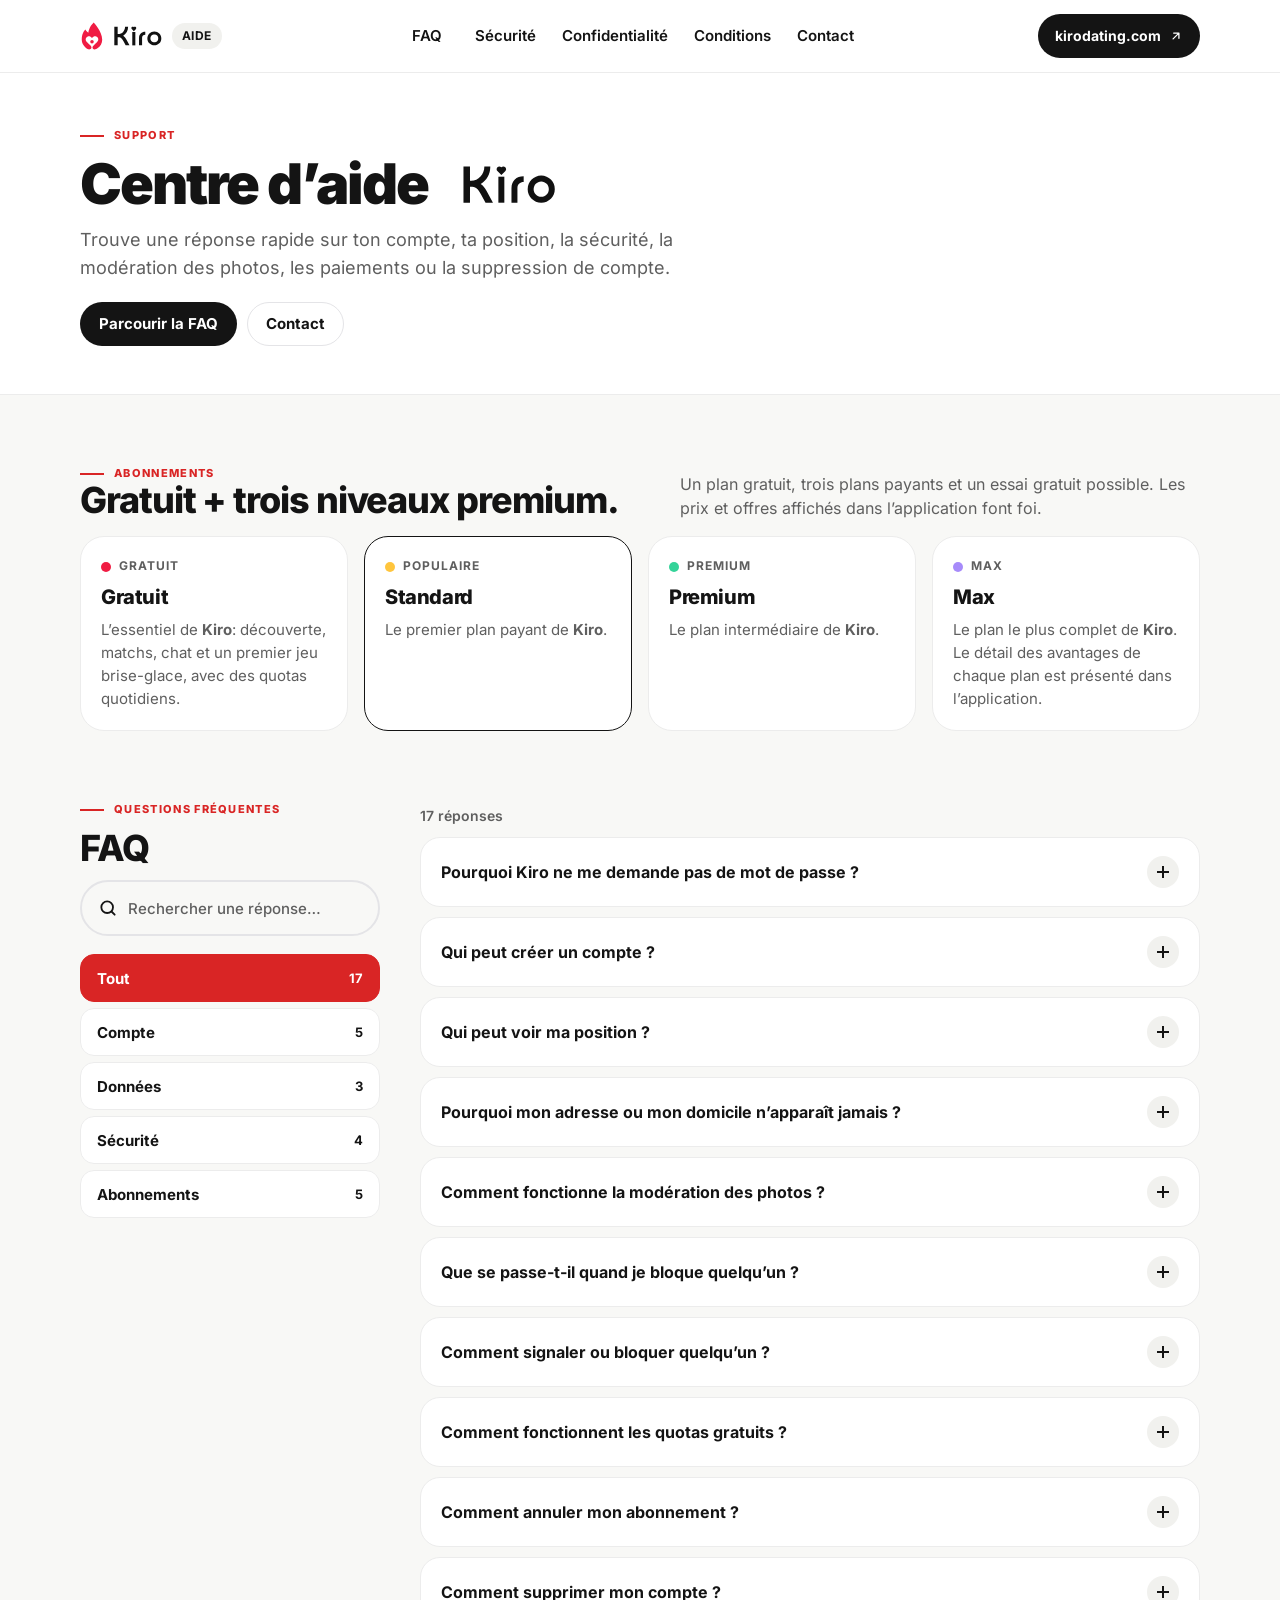
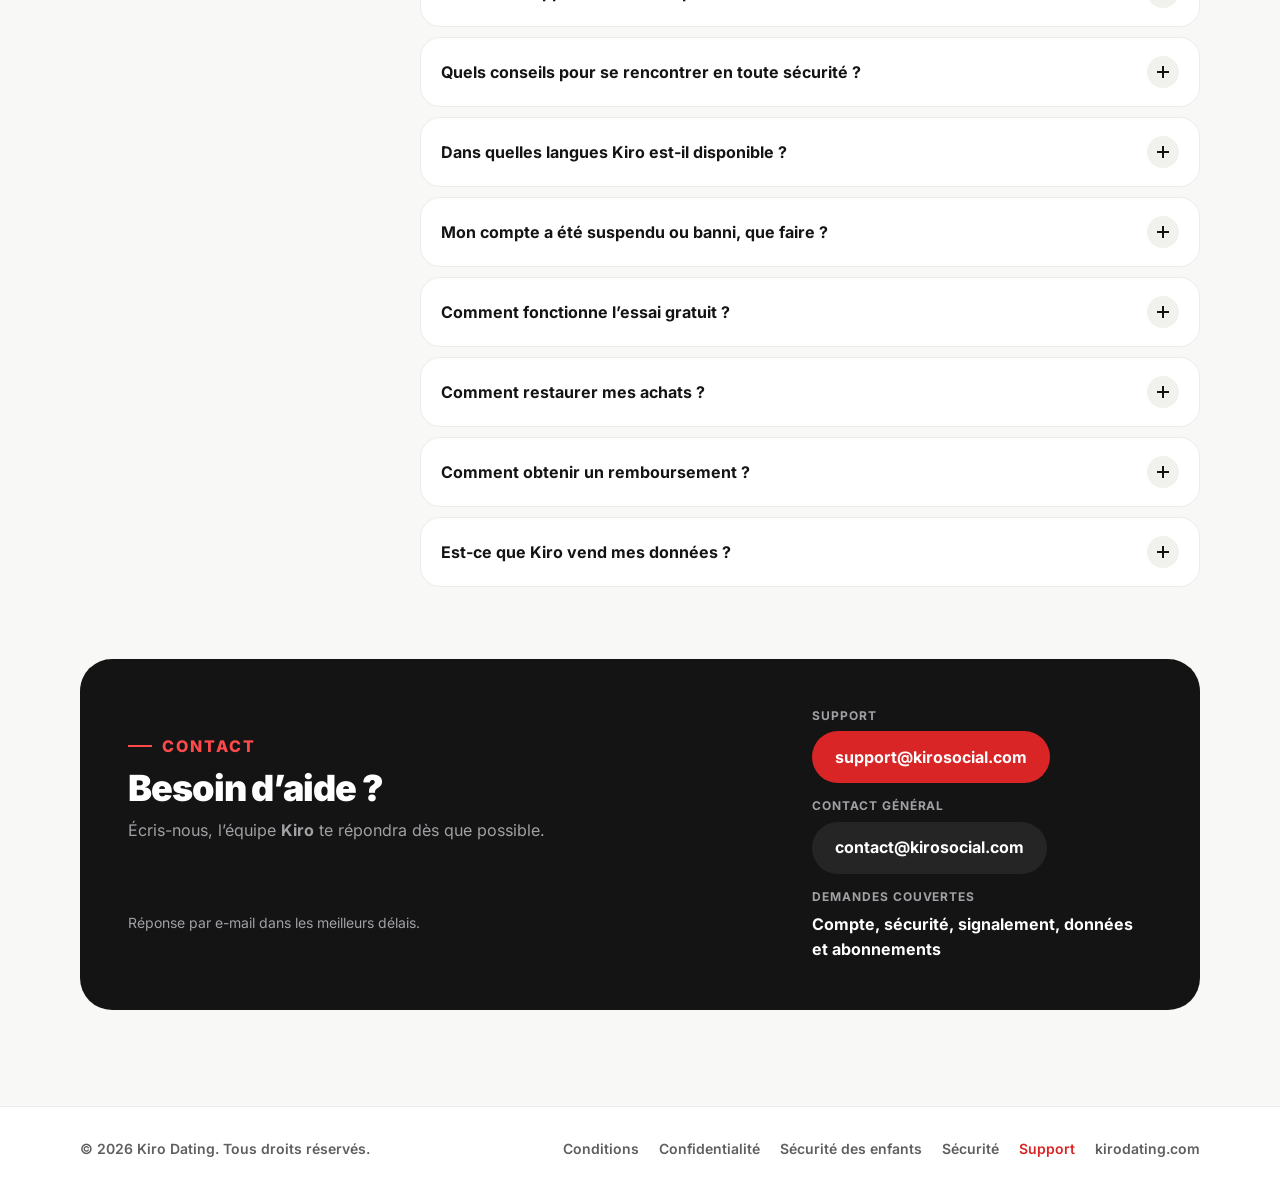
<file: support.html>
<!doctype html>
<html lang="fr">
  <head>
    <meta charset="utf-8" />
    <meta name="viewport" content="width=device-width, initial-scale=1" />
    <meta name="theme-color" content="#ffffff" />
    <meta
      name="description"
      content="Support Kiro: réponses fréquentes, sécurité, compte, profil, signalement et contact."
    />
    <title>Support et FAQ — Kiro</title>
    <link rel="canonical" href="https://aide.kirodating.com/support" />
    <link rel="icon" href="/assets/img/kiro-symbol.svg" type="image/svg+xml" />
    <link rel="preload" href="/assets/fonts/inter-latin-wght-normal.woff2" as="font" type="font/woff2" crossorigin />
    <link rel="stylesheet" href="/assets/css/styles.css" />
    <script src="/assets/js/main.js" defer></script>
  </head>
  <body>
    <a class="skip-link" href="#contenu">Aller au contenu</a>

    <header class="hdr">
      <div class="wrap hdr-in">
        <a class="logo" href="/" aria-label="Centre d’aide Kiro, accueil">
          <img class="logo-sym" src="/assets/img/kiro-symbol-red.svg" alt="" width="24" height="30" />
          <img class="logo-word" src="/assets/img/kiro-wordmark.svg" alt="" width="48" height="20" />
          <span class="logo-pill" aria-hidden="true">AIDE</span>
        </a>
        <button
          class="menu-btn"
          type="button"
          data-menu-button
          aria-expanded="false"
          aria-controls="menu"
          aria-label="Ouvrir le menu"
        >
          <svg class="i-open" width="20" height="20" viewBox="0 0 24 24" fill="none" stroke="currentColor" stroke-width="2.2" stroke-linecap="round" aria-hidden="true"><path d="M4 8h16M4 16h16" /></svg>
          <svg class="i-close" width="20" height="20" viewBox="0 0 24 24" fill="none" stroke="currentColor" stroke-width="2.2" stroke-linecap="round" aria-hidden="true"><path d="M6 6l12 12M18 6L6 18" /></svg>
        </button>
        <div class="menu" id="menu" data-menu>
          <nav class="nav" aria-label="Navigation principale">
            <a href="/support#faq" data-nav-link>FAQ</a>
            <a href="/support#securite" data-nav-link>Sécurité</a>
            <a href="/politique-confidentialite" data-nav-link>Confidentialité</a>
            <a href="/conditions-utilisation" data-nav-link>Conditions</a>
            <a href="/support#contact" data-nav-link>Contact</a>
          </nav>
          <a class="btn btn-ink ext" href="https://kirodating.com">
            kirodating.com
            <svg width="14" height="14" viewBox="0 0 24 24" fill="none" stroke="currentColor" stroke-width="2.2" stroke-linecap="round" stroke-linejoin="round" aria-hidden="true"><path d="M7 17L17 7M8 7h9v9" /></svg>
          </a>
        </div>
      </div>
    </header>

    <main id="contenu">
      <section class="page-head">
        <div class="wrap">
          <p class="eyebrow">Support</p>
          <h1>
            <span>Centre d’aide</span>
            <span class="kiro-wordmark kiro-wordmark--heading" role="img" aria-label="Kiro"></span>
          </h1>
          <p class="lead">
            Trouve une réponse rapide sur ton compte, ta position, la sécurité,
            la modération des photos, les paiements ou la suppression de compte.
          </p>
          <div class="page-actions">
            <a class="btn btn-ink" href="#faq">Parcourir la FAQ</a>
            <a class="btn btn-line" href="#contact">Contact</a>
          </div>
        </div>
      </section>

      <section class="wrap block plans" id="abonnements" aria-labelledby="abonnements-titre">
        <div class="block-head plans-head">
          <div>
              <p class="eyebrow">Abonnements</p>
              <h2 id="abonnements-titre">Gratuit + trois niveaux premium.</h2>
            </div>
          <p>
              Un plan gratuit, trois plans payants et un essai gratuit
              possible. Les prix et offres affichés dans l’application font foi.
            </p>
        </div>

        <div class="plan-grid" role="region" tabindex="0" aria-label="Plans Kiro">
            <article class="plan-card">
              <span>Gratuit</span>
              <h3>Gratuit</h3>
              <p>
                L’essentiel de <span class="kiro-text">Kiro</span>: découverte,
                matchs, chat et un premier jeu brise-glace, avec des quotas
                quotidiens.
              </p>
            </article>

            <article class="plan-card is-featured">
              <span>Populaire</span>
              <h3>Standard</h3>
              <p>
                Le premier plan payant de <span class="kiro-text">Kiro</span>.
              </p>
            </article>

            <article class="plan-card">
              <span>Premium</span>
              <h3>Premium</h3>
              <p>
                Le plan intermédiaire de <span class="kiro-text">Kiro</span>.
              </p>
            </article>

            <article class="plan-card">
              <span>Max</span>
              <h3>Max</h3>
              <p>
                Le plan le plus complet de <span class="kiro-text">Kiro</span>.
                Le détail des avantages de chaque plan est présenté dans
                l’application.
              </p>
            </article>
        </div>
      </section>

      <section class="wrap block faq" id="faq" aria-labelledby="faq-titre">
        <div class="faq-grid">
          <div class="faq-side">
            <p class="eyebrow">Questions fréquentes</p>
            <h2 id="faq-titre">FAQ</h2>

            <div class="faq-tools">
              <div class="search search-field">
                <svg class="search-ico" width="20" height="20" viewBox="0 0 24 24" fill="none" stroke="currentColor" stroke-width="2.2" stroke-linecap="round" aria-hidden="true"><circle cx="11" cy="11" r="7" /><path d="M20 20l-3.5-3.5" /></svg>
                <label class="sr-only" for="faq-search">Rechercher</label>
                <input
                  id="faq-search"
                  type="search"
                  data-faq-search
                  placeholder="Rechercher une réponse…"
                  autocomplete="off"
                  enterkeyhint="search"
                />
              </div>

              <div class="filters" role="group" aria-label="Filtrer par catégorie">
                <button class="filter" type="button" data-filter="all" aria-pressed="true">
                  Tout<span class="filter-n" data-count data-ui></span>
                </button>
                <button class="filter" type="button" data-filter="compte" aria-pressed="false">
                  Compte<span class="filter-n" data-count data-ui></span>
                </button>
                <button class="filter" type="button" data-filter="donnees" aria-pressed="false">
                  Données<span class="filter-n" data-count data-ui></span>
                </button>
                <button class="filter" type="button" data-filter="securite" aria-pressed="false">
                  Sécurité<span class="filter-n" data-count data-ui></span>
                </button>
                <button class="filter" type="button" data-filter="abonnement" aria-pressed="false">
                  Abonnements<span class="filter-n" data-count data-ui></span>
                </button>
              </div>
            </div>
          </div>

          <div class="faq-main">
            <p class="faq-count" data-result-count aria-live="polite"></p>

            <div class="qa-list">
              <details class="qa" data-faq-item data-category="compte">
                <summary><span class="qa-q">Pourquoi <span class="kiro-text">Kiro</span> ne me demande pas de mot de passe ?</span></summary>
                <p>
                  La connexion à <span class="kiro-text">Kiro</span> ne demande
                  aucun mot de passe : elle se fait avec Google, ou avec Apple sur
                  iPhone.
                  Il n’y a donc pas de mot de passe
                  <span class="kiro-text">Kiro</span> à voler, deviner ou
                  réutiliser.
                </p>
              </details>

              <details class="qa" data-faq-item data-category="compte">
                <summary><span class="qa-q">Qui peut créer un compte ?</span></summary>
                <p>
                  Tu dois avoir au moins 18 ans. L’inscription se fait avec un
                  compte Google, ou avec un compte Apple sur iPhone.
                </p>
              </details>

              <details class="qa" data-faq-item data-category="donnees">
                <summary><span class="qa-q">Qui peut voir ma position ?</span></summary>
                <p>
                  Les autres utilisateurs ne voient jamais tes coordonnées
                  exactes. Ils voient seulement ta ville, ton pays et une
                  distance approximative. Ta position sert à proposer des profils,
                  lieux publics et événements à proximité.
                </p>
              </details>

              <details class="qa" data-faq-item data-category="donnees">
                <summary><span class="qa-q">Pourquoi mon adresse ou mon domicile n’apparaît jamais ?</span></summary>
                <p>
                  Les adresses résidentielles, lieux sensibles et lieux liés aux
                  mineurs sont rejetés des lieux favoris. Seuls des lieux publics
                  validés peuvent apparaître sur un profil, et seul le nom du
                  lieu est montré.
                </p>
              </details>

              <details class="qa" data-faq-item data-category="securite">
                <summary><span class="qa-q">Comment fonctionne la modération des photos ?</span></summary>
                <p>
                  Toutes les photos de profil sont analysées avant publication.
                  Une photo peut être refusée si elle ne montre pas un visage
                  reconnaissable, montre plusieurs visages, de la nudité, du
                  contenu sexuel, de la violence ou des armes.
                </p>
              </details>

              <details
                class="qa"
                id="securite"
                data-faq-item
                data-category="securite"
              >
                <summary><span class="qa-q">Que se passe-t-il quand je bloque quelqu’un ?</span></summary>
                <p>
                  Le blocage est immédiat, met fin au match et empêche la
                  personne de te recontacter via l’application. Il peut persister
                  même si l’autre personne tente de recréer un compte.
                </p>
              </details>

              <details class="qa" data-faq-item data-category="securite">
                <summary><span class="qa-q">Comment signaler ou bloquer quelqu’un ?</span></summary>
                <p>
                  Depuis une conversation, utilise l’option de signalement,
                  choisis un motif et ajoute les détails utiles ; tu peux aussi
                  bloquer la personne. Pour une préoccupation concernant un profil
                  hors conversation, écris à
                  <a href="mailto:support@kirosocial.com">support@kirosocial.com</a>.
                  Les signalements sont examinés par la modération. Voir aussi nos
                  <a href="/securite-enfants">Normes de sécurité des enfants</a>.
                </p>
              </details>

              <details class="qa" data-faq-item data-category="abonnement">
                <summary><span class="qa-q">Comment fonctionnent les quotas gratuits ?</span></summary>
                <p>
                  Le plan gratuit inclut des quotas quotidiens, par exemple
                  pour les Flames ou les messages, qui se réinitialisent chaque jour. Les plans Standard, Premium et Max
                  augmentent ou suppriment ces quotas. Des limites de fréquence
                  indépendantes du plan s’appliquent aussi pour protéger la
                  plateforme.
                </p>
              </details>

              <details class="qa" data-faq-item data-category="abonnement">
                <summary><span class="qa-q">Comment annuler mon abonnement ?</span></summary>
                <p>
                  Les achats passent par l’App Store ou Google Play. Tu dois
                  annuler l’abonnement dans les réglages du store concerné, au
                  moins 24 heures avant l’échéance. Supprimer ton compte
                  <span class="kiro-text">Kiro</span> n’annule pas automatiquement
                  l’abonnement auprès du store.
                </p>
              </details>

              <!-- Ancres directes (Google Play / App Store / app) : #delete-account,
                   #account-deletion et #supprimer-compte ouvrent tous cette section. -->
              <span id="delete-account" class="faq-anchor" aria-hidden="true"></span>
              <span id="account-deletion" class="faq-anchor" aria-hidden="true"></span>
              <details
                class="qa qa-key"
                id="supprimer-compte"
                data-faq-item
                data-category="compte"
              >
                <summary><span class="qa-q">Comment supprimer mon compte ?</span></summary>
                <p>
                  Ouvre l’application, va dans les réglages, puis dans la section
                  compte, et choisis la suppression du compte. La suppression
                  efface les données applicatives liées au compte: profil,
                  photos, matchs, messages, événements et jetons de
                  notification. En cas de blocage ou bannissement, une empreinte
                  technique irréversible peut être conservée uniquement pour
                  empêcher le contournement des blocages. Pense aussi à annuler
                  ton abonnement dans l’App Store ou Google Play: la suppression
                  du compte ne l’annule pas automatiquement. Si tu n’as plus
                  accès à l’application, envoie ta demande de suppression à
                  <a href="mailto:support@kirosocial.com">support@kirosocial.com</a>
                  depuis l’adresse e-mail liée à ton compte : elle sera traitée
                  dans un délai maximal de 30 jours.
                </p>
              </details>

              <details class="qa" data-faq-item data-category="securite">
                <summary><span class="qa-q">Quels conseils pour se rencontrer en toute sécurité ?</span></summary>
                <p>
                  Reste dans le chat <span class="kiro-text">Kiro</span> au
                  début, ne partage jamais d’informations financières, n’envoie
                  pas d’argent, choisis un lieu public pour une première
                  rencontre et informe un proche. En cas de danger immédiat,
                  contacte les services d’urgence locaux.
                </p>
              </details>

              <details class="qa" data-faq-item data-category="compte">
                <summary><span class="qa-q">Dans quelles langues <span class="kiro-text">Kiro</span> est-il disponible ?</span></summary>
                <p>
                  <span class="kiro-text">Kiro</span> est disponible en français,
                  en anglais, en espagnol et en créole haïtien. Le français est
                  la version de référence.
                </p>
              </details>

              <details class="qa" data-faq-item data-category="compte">
                <summary><span class="qa-q">Mon compte a été suspendu ou banni, que faire ?</span></summary>
                <p>
                  Si tu penses qu’il s’agit d’une erreur, écris à
                  <a href="mailto:support@kirosocial.com">support@kirosocial.com</a>
                  depuis l’adresse e-mail associée à ton compte, en
                  expliquant la situation. Les décisions de modération sont
                  réexaminées au cas par cas.
                </p>
              </details>

              <details class="qa" data-faq-item data-category="abonnement">
                <summary><span class="qa-q">Comment fonctionne l’essai gratuit ?</span></summary>
                <p>
                  Un essai gratuit peut être proposé sur certains plans. La
                  durée et les conditions affichées dans l’application font foi.
                  L’essai se transforme en abonnement payant s’il n’est pas
                  annulé avant la fin de la période d’essai, via les réglages de
                  l’App Store ou de Google Play.
                </p>
              </details>

              <details class="qa" data-faq-item data-category="abonnement">
                <summary><span class="qa-q">Comment restaurer mes achats ?</span></summary>
                <p>
                  Si ton abonnement n’apparaît plus après un changement
                  d’appareil ou une réinstallation, utilise l’option de
                  restauration des achats dans l’application, en étant connecté
                  au même compte App Store ou Google Play.
                </p>
              </details>

              <details class="qa" data-faq-item data-category="abonnement">
                <summary><span class="qa-q">Comment obtenir un remboursement ?</span></summary>
                <p>
                  Les paiements sont traités par l’App Store et Google Play. Les
                  demandes de remboursement suivent les politiques d’Apple et de
                  Google et se font directement auprès du store concerné. Pour un
                  cas particulier, écris à
                  <a href="mailto:support@kirosocial.com">support@kirosocial.com</a>.
                </p>
              </details>

              <details class="qa" data-faq-item data-category="donnees">
                <summary><span class="qa-q">Est-ce que <span class="kiro-text">Kiro</span> vend mes données ?</span></summary>
                <p>
                  Non. <span class="kiro-text">Kiro</span> ne vend pas tes données
                  personnelles. Certaines données peuvent être traitées par des
                  sous-traitants nécessaires au service, comme l’hébergement,
                  l’authentification, les paiements, la modération des photos ou
                  les rapports d’erreurs.
                </p>
              </details>
            </div>
            <p class="faq-empty" data-faq-empty data-ui hidden>
              Aucune réponse trouvée. Écris-nous à
              <a href="mailto:support@kirosocial.com">support@kirosocial.com</a>.
            </p>
          </div>
        </div>
      </section>

      <section class="wrap block contact" id="contact" aria-labelledby="contact-titre">
        <div class="contact-card contact-grid on-dark">
          <div class="contact-txt">
            <p class="eyebrow">Contact</p>
            <h2 id="contact-titre">Besoin d’aide ?</h2>
            <p>
              Écris-nous, l’équipe <span class="kiro-text">Kiro</span> te
              répondra dès que possible.
            </p>
          </div>

          <div class="contact-meta">
            <div class="meta-row">
              <span>Support</span>
              <strong><a class="btn btn-red btn-lg" href="mailto:support@kirosocial.com">support@kirosocial.com</a></strong>
            </div>
            <div class="meta-row">
              <span>Contact général</span>
              <strong><a class="btn btn-night btn-lg" href="mailto:contact@kirosocial.com">contact@kirosocial.com</a></strong>
            </div>
            <div class="meta-row">
              <span>Demandes couvertes</span>
              <strong>Compte, sécurité, signalement, données et abonnements</strong>
            </div>
          </div>

          <p class="form-note">Réponse par e-mail dans les meilleurs délais.</p>
        </div>
      </section>
    </main>

    <footer class="ftr">
      <div class="wrap ftr-in">
        <span>© 2026 Kiro Dating. Tous droits réservés. <!-- À CONFIRMER (avocat) : mention de copyright définitive avec l’avocat. --></span>
        <nav class="ftr-links" aria-label="Liens utiles">
          <a href="/conditions-utilisation" data-nav-link>Conditions</a>
          <a href="/politique-confidentialite" data-nav-link>Confidentialité</a>
          <a href="/securite-enfants" data-nav-link>Sécurité des enfants</a>
          <a href="/support#securite" data-nav-link>Sécurité</a>
          <a href="/support" data-nav-link>Support</a>
          <a href="https://kirodating.com">kirodating.com</a>
        </nav>
      </div>
    </footer>
  </body>
</html>
</file>
<file: assets/css/styles.css>
/* ==========================================================================
   Kiro Solid — jetons web (FONDATIONS_KIRO_SOLID v1.1, 2026-10-29).
   Source : design system de l'app (briser-la-glace/src/design-system/tokens).
   Les valeurs font foi ; ne pas en inventer d'autres.
   ========================================================================== */

:root {
  /* Marque */
  --kiro-red: #F72C25;          /* accents, grands titres, aplats (pas de petit texte) */
  --kiro-red-action: #D92525;   /* boutons et petit texte rouge : blanc dessus 4,9:1 (AA) */
  --kiro-red-soft: #FFF1F1;
  --kiro-red-on-dark: #FF4A4A;
  --kiro-symbol: #F01C43;       /* logo uniquement */
  /* Neutres */
  --kiro-ink: #141414;
  --kiro-ink-2: #3A3A3C;
  --kiro-text-2: #5F5F5F;
  --kiro-muted: #79797D;
  --kiro-page: #FFFFFF;
  --kiro-canvas: #F8F8F6;
  --kiro-surface-alt: #F1F1EE;
  --kiro-hairline: #ECECEC;
  --kiro-control: #E4E4E7;
  --kiro-body-text: #252525;    /* corps des textes longs (pages légales) */
  /* Sombre */
  --kiro-night: #121212;
  --kiro-night-2: #141414;
  --kiro-night-surface: #181818;
  --kiro-night-border: #252525;
  --kiro-night-text-2: #A0A0A5;
  /* Glace */
  --kiro-ice-soft: #DDF0F7;
  --kiro-ice: #3FA3C9;
  --kiro-ice-ink: #2E90B4;
  /* Plans (pastilles uniquement) */
  --kiro-plan-free: #F01C43;
  --kiro-plan-standard: #FFC53D;
  --kiro-plan-premium: #34D399;
  --kiro-plan-max: #A78BFA;
  /* États */
  --kiro-success: #1A7F37;
  --kiro-warning: #B8860B;
  --kiro-danger: #D92D20;
  /* Typographie */
  --kiro-font: 'Inter', system-ui, -apple-system, 'Segoe UI', sans-serif;
  --kiro-display: 900 clamp(44px, 6vw, 76px)/1.03 var(--kiro-font);
  --kiro-h2: 800 clamp(32px, 4vw, 52px)/1.08 var(--kiro-font);
  --kiro-h3: 800 clamp(20px, 2vw, 24px)/1.25 var(--kiro-font);
  --kiro-lead: 400 clamp(17px, 1.6vw, 20px)/1.5 var(--kiro-font);
  --kiro-body: 400 16px/1.55 var(--kiro-font);
  --kiro-article: 400 18px/1.67 var(--kiro-font);
  --kiro-label: 700 15px/1.2 var(--kiro-font);
  --kiro-eyebrow: 700 12px/1.2 var(--kiro-font);
  --kiro-tracking-display: -0.04em;
  --kiro-tracking-h2: -0.035em;
  --kiro-tracking-h3: -0.02em;
  /* Espacements (pas de 4/8) */
  --kiro-space-1: 4px; --kiro-space-2: 8px; --kiro-space-3: 12px;
  --kiro-space-4: 16px; --kiro-space-5: 20px; --kiro-space-6: 24px;
  --kiro-space-8: 32px; --kiro-space-10: 40px; --kiro-space-12: 48px;
  --kiro-space-14: 56px; --kiro-space-18: 72px;
  --kiro-section-y: clamp(48px, 9vw, 120px);
  --kiro-gutter: clamp(16px, 3vw, 32px);
  --kiro-container: 1240px;
  --kiro-reading: 680px;
  /* Rayons */
  --kiro-radius-chip: 999px;
  --kiro-radius-badge: 14px;
  --kiro-radius-icon: 16px;
  --kiro-radius-card: 24px;
  --kiro-radius-card-lg: 32px;
  --kiro-radius-block: 40px;
  /* Ombres (aucune sur ce site, sauf menu mobile ouvert) */
  --kiro-shadow-card: 0 4px 8px rgba(20, 20, 20, 0.06);
  --kiro-shadow-float: 0 16px 36px rgba(20, 20, 20, 0.14);
  --kiro-shadow-photo: 0 30px 60px rgba(20, 20, 20, 0.18);
  /* Mouvement */
  --kiro-duration-fast: 160ms;
  --kiro-duration: 220ms;
  --kiro-duration-slow: 300ms;
  --kiro-ease: cubic-bezier(0.33, 1, 0.68, 1);
  /* Tailles */
  --kiro-touch: 44px;
  --kiro-btn-h: 56px;
  --kiro-badge-h: 60px;
  --kiro-header-h: 76px;
}

/* Inter (variable, graisses 100–900), hébergée sur le site : aucune requête
   vers un tiers. Fontsource @fontsource-variable/inter 5.3.0, licence SIL OFL
   1.1 (assets/fonts/OFL.txt). Sous-ensembles latin et latin étendu. */
@font-face {
  font-family: "Inter";
  font-style: normal;
  font-weight: 100 900;
  font-display: swap;
  src: url("../fonts/inter-latin-wght-normal.woff2") format("woff2");
  unicode-range: U+0000-00FF, U+0131, U+0152-0153, U+02BB-02BC, U+02C6, U+02DA, U+02DC, U+0304, U+0308, U+0329, U+2000-206F, U+20AC, U+2122, U+2191, U+2193, U+2212, U+2215, U+FEFF, U+FFFD;
}

@font-face {
  font-family: "Inter";
  font-style: normal;
  font-weight: 100 900;
  font-display: swap;
  src: url("../fonts/inter-latin-ext-wght-normal.woff2") format("woff2");
  unicode-range: U+0100-02BA, U+02BD-02C5, U+02C7-02CC, U+02CE-02D7, U+02DD-02FF, U+0304, U+0308, U+0329, U+1D00-1DBF, U+1E00-1E9F, U+1EF2-1EFF, U+2020, U+20A0-20AB, U+20AD-20C0, U+2113, U+2C60-2C7F, U+A720-A7FF;
}

@media (prefers-reduced-motion: reduce) {
  *,
  *::before,
  *::after {
    animation-duration: 0.01ms !important;
    animation-iteration-count: 1 !important;
    transition-duration: 0.01ms !important;
    scroll-behavior: auto !important;
  }
}

/* ==========================================================================
   Base
   ========================================================================== */

:root {
  --g: 16px;   /* marge latérale */
  --hdr: 64px; /* hauteur de l'en-tête collant */
  color-scheme: light;
}

@media (min-width: 768px) {
  :root {
    --g: 24px;
  }
}

@media (min-width: 1024px) {
  :root {
    --g: 32px; --hdr: 72px;
  }
}

*,
*::before,
*::after {
  box-sizing: border-box;
}

html {
  -webkit-text-size-adjust: 100%;
  text-size-adjust: 100%;
}

/* Les ancres atterrissent sous l'en-tête collant. */

main [id] {
  scroll-margin-top: calc(var(--hdr) + 16px);
}

@media (prefers-reduced-motion: no-preference) {
  html {
    scroll-behavior: smooth;
  }
}

body {
  display: flex;
  flex-direction: column;
  min-height: 100vh;
  margin: 0;
  font: var(--kiro-body);
  color: var(--kiro-ink);
  background: var(--kiro-canvas);
  -webkit-font-smoothing: antialiased;
}

body.menu-open {
  overflow: hidden;
}

main {
  flex: 1;
}

h1,
h2,
h3,
p,
ul,
ol {
  margin: 0;
}

img,
svg {
  display: block;
  max-width: 100%;
}

a {
  color: inherit;
  text-underline-offset: 3px;
}

button,
input {
  font: inherit;
  color: inherit;
}

button,
a,
summary {
  -webkit-tap-highlight-color: transparent;
}

:focus-visible {
  outline: 2px solid var(--kiro-ink);
  outline-offset: 2px;
}

.on-dark :focus-visible {
  outline-color: var(--kiro-page);
}

::selection {
  background: var(--kiro-red-soft);
}

.wrap {
  width: 100%;
  max-width: calc(1120px + 2 * var(--g));
  margin-inline: auto;
  padding-inline: var(--g);
}

.sr-only {
  position: absolute;
  width: 1px;
  height: 1px;
  margin: -1px;
  padding: 0;
  overflow: hidden;
  clip: rect(0 0 0 0);
  white-space: nowrap;
  border: 0;
}

.skip-link {
  position: absolute;
  top: -100px;
  left: 16px;
  z-index: 100;
  padding: 12px 18px;
  border-radius: var(--kiro-radius-chip);
  background: var(--kiro-ink);
  color: var(--kiro-page);
  font-weight: 700;
  text-decoration: none;
}

.skip-link:focus {
  top: 12px;
}

.eyebrow {
  display: flex;
  align-items: center;
  gap: 10px;
  color: var(--kiro-red-action);
  font-size: 11px;
  font-weight: 800;
  letter-spacing: 0.12em;
  line-height: 1.2;
  text-transform: uppercase;
}

.eyebrow::before {
  content: "";
  width: 24px;
  height: 2px;
  background: currentColor;
}

.kiro-text {
  font-weight: 700;
}

/* Boutons */

.btn {
  display: inline-flex;
  align-items: center;
  justify-content: center;
  gap: 8px;
  min-height: var(--kiro-touch);
  padding: 0 18px;
  border: 1px solid transparent;
  border-radius: var(--kiro-radius-chip);
  font-size: 15px;
  font-weight: 700;
  line-height: 1.2;
  text-decoration: none;
  cursor: pointer;
  transition: background-color var(--kiro-duration-fast), border-color var(--kiro-duration-fast), color var(--kiro-duration-fast);
}

.btn-ink {
  background: var(--kiro-ink); color: var(--kiro-page);
}

.btn-ink:hover {
  background: var(--kiro-ink-2);
}

.btn-red {
  background: var(--kiro-red-action); color: var(--kiro-page);
}

.btn-red:hover {
  text-decoration: underline;
}

.btn-night {
  background: var(--kiro-night-border);
  color: var(--kiro-page);
}

.btn-night:hover {
  background: var(--kiro-ink-2);
}

.btn-line {
  background: var(--kiro-page); border-color: var(--kiro-control); color: var(--kiro-ink);
}

.btn-line:hover {
  border-color: var(--kiro-ink);
}

.btn-lg {
  min-height: 52px; padding: 0 22px; font-size: 16px;
}

/* ==========================================================================
   En-tête commun
   ========================================================================== */

.hdr {
  position: sticky;
  top: 0;
  z-index: 50;
  background: var(--kiro-page);
  border-bottom: 1px solid var(--kiro-hairline);
}

.hdr-in {
  display: flex;
  align-items: center;
  justify-content: space-between;
  gap: 24px;
  height: var(--hdr);
}

.logo {
  display: flex;
  flex-shrink: 0;
  align-items: center;
  gap: 8px;
  min-height: var(--kiro-touch);
  color: var(--kiro-ink);
  text-decoration: none;
}

.logo-sym {
  width: 22px; height: 28px;
}

.logo-word {
  width: 46px; height: 19px;
}

.logo-pill {
  display: inline-flex;
  align-items: center;
  height: 24px;
  padding: 0 9px;
  border-radius: var(--kiro-radius-chip);
  background: var(--kiro-surface-alt);
  font-size: 11px;
  font-weight: 700;
  letter-spacing: 0.04em;
}

.menu-btn {
  display: grid;
  place-items: center;
  width: var(--kiro-touch);
  height: var(--kiro-touch);
  padding: 0;
  border: 0;
  border-radius: var(--kiro-radius-chip);
  background: var(--kiro-ink);
  color: var(--kiro-page);
  cursor: pointer;
}

.menu-btn .i-close,
.menu-open .menu-btn .i-open {
  display: none;
}

.menu-open .menu-btn .i-close {
  display: block;
}

.nav a {
  text-decoration: none;
}

.nav a:hover,
.nav a[aria-current="page"] {
  color: var(--kiro-red-action);
}

@media (max-width: 1023.98px) {
  .menu {
    display: none;
  }

  .menu-open .menu {
    position: fixed;
    inset: var(--hdr) 0 0;
    z-index: 49;
    display: flex;
    flex-direction: column;
    gap: 24px;
    padding: 8px var(--g) 32px;
    overflow-y: auto;
    background: var(--kiro-page);
  }

  .nav {
    display: flex; flex-direction: column;
  }

  .nav a {
    display: flex;
    align-items: center;
    min-height: 60px;
    border-bottom: 1px solid var(--kiro-hairline);
    font-size: 24px;
    font-weight: 800;
    letter-spacing: -0.02em;
  }

  .menu .ext {
    min-height: 56px; font-size: 16px;
  }
}

@media (min-width: 1024px) {
  .logo {
    gap: 10px;
  }

  .logo-sym {
    width: 24px; height: 30px;
  }

  .logo-word {
    width: 48px; height: 20px;
  }

  .logo-pill {
    height: 26px; padding: 0 10px; font-size: 12px;
  }

  .menu-btn {
    display: none;
  }

  .menu {
    display: flex;
    flex: 1;
    align-items: center;
    justify-content: space-between;
    gap: 24px;
  }

  .nav {
    display: flex;
    gap: 26px;
    margin-inline: auto;
  }

  .nav a {
    display: inline-flex;
    align-items: center;
    justify-content: center;
    min-width: var(--kiro-touch);
    min-height: var(--kiro-touch);
    font-size: 15px;
    font-weight: 600;
  }

  .ext {
    padding: 0 16px; font-size: 14px;
  }
}

/* ==========================================================================
   Pied de page commun
   ========================================================================== */

.ftr {
  padding: 16px 0 24px;
  background: var(--kiro-page);
  border-top: 1px solid var(--kiro-hairline);
  color: var(--kiro-text-2);
  font-size: 14px;
  font-weight: 600;
}

.ftr-in {
  display: flex;
  flex-direction: column;
  gap: 8px;
}

.ftr-links {
  display: flex;
  flex-direction: column;
}

.ftr-links a {
  display: inline-flex;
  align-items: center;
  min-height: var(--kiro-touch);
  color: var(--kiro-text-2);
  text-decoration: none;
}

.ftr-links a:hover,
.ftr-links a[aria-current="page"] {
  color: var(--kiro-red-action);
}

@media (min-width: 768px) {
  .ftr {
    padding: 20px 0;
  }

  .ftr-in {
    flex-direction: row;
    flex-wrap: wrap;
    align-items: center;
    justify-content: space-between;
  }

  .ftr-links {
    flex-direction: row; flex-wrap: wrap; gap: 0 20px;
  }
}

/* ==========================================================================
   Accueil : héros, recherche, sujets, aperçu FAQ
   ========================================================================== */

.hero {
  padding: 28px 0 24px;
  background: var(--kiro-page);
  border-bottom: 1px solid var(--kiro-hairline);
}

.hero-in {
  display: flex;
  flex-direction: column;
  gap: 14px;
}

.hero h1 {
  font-size: 34px;
  font-weight: 900;
  line-height: 38px;
  letter-spacing: -0.035em;
}

.hero-lead {
  color: var(--kiro-text-2);
  font-size: 16px;
  line-height: 24px;
}

.search {
  display: flex;
  align-items: center;
  gap: 10px;
  width: 100%;
  height: 56px;
  padding: 0 4px 0 18px;
  border: 2px solid var(--kiro-control);
  border-radius: var(--kiro-radius-chip);
  background: var(--kiro-canvas);
  transition: border-color var(--kiro-duration-fast);
}

.search:focus-within {
  border-color: var(--kiro-ink);
}

.search-ico {
  flex-shrink: 0;
}

.search input {
  flex: 1;
  min-width: 0;
  height: var(--kiro-touch);
  padding: 0;
  border: 0;
  background: transparent;
  font-size: 16px;
  font-weight: 500;
  outline: none;
}

.search input::placeholder {
  color: var(--kiro-text-2);
}

.search .btn {
  flex-shrink: 0;
  padding: 0 16px;
}

/* Bouton de recherche : flèche ronde sur petit écran (le texte reste lu par
   les lecteurs d'écran), libellé « Rechercher » à partir de 480 px. */
.search-go svg {
  display: none;
}

@media (max-width: 479.98px) {
  .search .search-go {
    width: var(--kiro-touch);
    padding: 0;
  }

  .search-go svg {
    display: block;
  }

  .search-go-txt {
    position: absolute;
    width: 1px;
    height: 1px;
    overflow: hidden;
    clip: rect(0 0 0 0);
    white-space: nowrap;
  }
}

.topics {
  padding-top: 20px;
}

.topic-list {
  display: grid;
  gap: 8px;
  padding: 0;
  list-style: none;
}

.topic {
  display: flex;
  align-items: center;
  gap: 12px;
  height: 100%;
  min-height: 64px;
  padding: 11px 14px;
  border: 1px solid var(--kiro-hairline);
  border-radius: 18px;
  background: var(--kiro-page);
  text-decoration: none;
  transition: border-color var(--kiro-duration-fast);
}

.topic:hover {
  border-color: var(--kiro-ink);
}

.topic-ico {
  display: grid;
  flex-shrink: 0;
  place-items: center;
  width: 40px;
  height: 40px;
  border-radius: 12px;
}

.ico-neutral {
  background: var(--kiro-surface-alt); color: var(--kiro-ink);
}

.ico-red {
  background: var(--kiro-red-soft); color: var(--kiro-red-action);
}

.ico-dark {
  background: var(--kiro-ink); color: var(--kiro-plan-standard);
}

.ico-ice {
  background: var(--kiro-ice-soft); color: var(--kiro-ice-ink);
}

.topic-txt {
  display: flex;
  flex: 1;
  flex-direction: column;
  gap: 4px;
}

.topic-t {
  font-size: 16px;
  font-weight: 700;
  line-height: 22px;
}

.topic-d {
  display: none;
  color: var(--kiro-text-2);
  font-size: 14px;
  line-height: 20px;
}

.topic-chev {
  flex-shrink: 0;
  color: var(--kiro-muted);
}

.block {
  padding-top: 32px;
}

.block-head {
  display: flex;
  flex-direction: column;
  gap: 10px;
  margin-bottom: 16px;
}

.block-head h2 {
  font-size: 24px;
  font-weight: 800;
  line-height: 30px;
  letter-spacing: -0.02em;
}

.qa-more {
  width: 100%;
  margin-top: 12px;
}

/* Questions (FAQ) : <details>/<summary>, fonctionne sans JavaScript */

.qa-list {
  display: flex;
  flex-direction: column;
  gap: 10px;
}

.qa {
  border: 1px solid var(--kiro-hairline);
  border-radius: 18px;
  background: var(--kiro-page);
  transition: border-color var(--kiro-duration);
}

.qa summary {
  display: flex;
  align-items: center;
  justify-content: space-between;
  gap: 12px;
  min-height: 60px;
  padding: 15px 16px;
  border-radius: 18px;
  font-size: 15px;
  font-weight: 700;
  line-height: 21px;
  list-style: none;
  cursor: pointer;
}

.qa summary::-webkit-details-marker {
  display: none;
}

/* Bouton « + » rond qui devient « − » rouge à l'ouverture (dessiné, sans texte) */

.qa summary::after {
  content: "";
  flex-shrink: 0;
  width: 30px;
  height: 30px;
  border-radius: var(--kiro-radius-chip);
  background:
    linear-gradient(currentColor, currentColor) center / 12px 2px no-repeat,
    linear-gradient(currentColor, currentColor) center / 2px 12px no-repeat,
    var(--kiro-surface-alt);
  transition: background-color var(--kiro-duration-fast);
}

.qa[open] summary::after {
  color: var(--kiro-page);
  background:
    linear-gradient(currentColor, currentColor) center / 12px 2px no-repeat,
    var(--kiro-red);
}

.qa summary:hover .qa-q {
  color: var(--kiro-red-action);
}

.qa > p {
  padding: 0 16px 16px;
  color: var(--kiro-ink-2);
  font-size: 15px;
  line-height: 23px;
}

.qa a {
  color: var(--kiro-red-action);
}

.qa .kiro-wordmark {
  width: 2.12em;
  height: 0.64em;
  margin-inline: 0.06em;
}

/* Bloc contact sombre */

.contact {
  padding-bottom: 48px;
}

.contact-card {
  display: flex;
  flex-direction: column;
  gap: 16px;
  padding: 24px 20px;
  border-radius: 26px;
  background: var(--kiro-ink);
  color: var(--kiro-page);
}

.contact-card .eyebrow {
  color: var(--kiro-red-on-dark);
}

.contact-card h2 {
  margin-top: 10px;
  font-size: 26px;
  font-weight: 900;
  line-height: 30px;
  letter-spacing: -0.03em;
}

.contact-card p {
  color: var(--kiro-night-text-2);
  font-size: 15px;
  line-height: 22px;
}

.contact-txt p:last-child {
  margin-top: 10px;
}

.contact-card a:not(.btn) {
  color: var(--kiro-page);
}

.contact-act {
  display: flex;
  flex-direction: column;
  gap: 12px;
}

@media (min-width: 768px) {
  .hero {
    padding: 72px 0 56px;
  }

  .hero-in {
    align-items: center; gap: 22px; text-align: center;
  }

  .hero h1 {
    font-size: 48px; line-height: 52px;
  }

  .hero-lead {
    max-width: 620px; font-size: 18px; line-height: 28px;
  }

  .search {
    max-width: 640px; height: 64px; padding: 0 6px 0 22px;
  }

  .search input {
    font-size: 17px;
  }

  .search .btn {
    min-height: 48px; padding: 0 22px;
  }

  .topics {
    padding-top: 56px;
  }

  .topic-list {
    grid-template-columns: repeat(2, minmax(0, 1fr)); gap: 16px;
  }

  .topic {
    align-items: flex-start; gap: 16px; padding: 24px; border-radius: var(--kiro-radius-card);
  }

  .topic-ico {
    width: 48px; height: 48px; border-radius: 14px;
  }

  .topic-t {
    font-size: 17px; font-weight: 800;
  }

  .topic-d {
    display: block;
  }

  .topic-chev {
    display: none;
  }

  .block {
    padding-top: 72px;
  }

  .block-head h2 {
    font-size: 36px; line-height: 40px; letter-spacing: -0.03em;
  }

  .qa {
    border-radius: 20px;
  }

  .qa summary {
    min-height: 64px; padding: 18px 20px; font-size: 16px; line-height: 22px; border-radius: 20px;
  }

  .qa summary::after {
    width: 32px; height: 32px;
  }

  .qa > p {
    padding: 0 20px 20px; line-height: 24px;
  }

  .qa-more {
    width: auto;
  }

  .contact {
    padding-bottom: 96px;
  }

  .contact-card {
    flex-direction: row; flex-wrap: wrap; align-items: center; justify-content: space-between; gap: 32px; padding: 48px; border-radius: var(--kiro-radius-card-lg);
  }

  .contact-txt {
    max-width: 520px;
  }

  .contact-card h2 {
    font-size: 36px; line-height: 40px;
  }

  .contact-card p {
    font-size: 16px; line-height: 24px;
  }
}

@media (min-width: 1024px) {
  .hero h1 {
    font-size: 56px; line-height: 60px;
  }

  .topic-list {
    grid-template-columns: repeat(3, minmax(0, 1fr));
  }
}

/* ==========================================================================
   Support : en-tête de page, plans, FAQ filtrable, contact
   ========================================================================== */

.page-head {
  padding: 28px 0 24px;
  background: var(--kiro-page);
  border-bottom: 1px solid var(--kiro-hairline);
}

.page-head h1 {
  display: flex;
  flex-wrap: wrap;
  align-items: baseline;
  gap: 0.1em 0.28em;
  margin-top: 12px;
  font-size: 34px;
  font-weight: 900;
  line-height: 38px;
  letter-spacing: -0.035em;
}

.page-head .lead {
  max-width: 640px;
  margin-top: 12px;
  color: var(--kiro-text-2);
  font-size: 16px;
  line-height: 24px;
}

.page-actions {
  display: flex;
  flex-wrap: wrap;
  gap: 10px;
  margin-top: 20px;
}

.kiro-wordmark {
  display: inline-block;
  flex: 0 0 auto;
  width: 2.32em;
  height: 0.7em;
  background: url("../img/kiro-wordmark.svg") center / contain no-repeat;
  vertical-align: -0.08em;
}

/* Plans : rangée défilante sur mobile, grille ensuite */

.plans-head p:last-child {
  color: var(--kiro-text-2);
  font-size: 15px;
  line-height: 23px;
}

.plan-grid {
  display: grid;
  grid-auto-columns: minmax(232px, 78%);
  grid-auto-flow: column;
  gap: 12px;
  margin-inline: calc(-1 * var(--g));
  padding: 2px var(--g) 8px;
  overflow-x: auto;
  overscroll-behavior-x: contain;
  scroll-padding-inline: var(--g);
  scroll-snap-type: x mandatory;
}

.plan-card {
  display: flex;
  flex-direction: column;
  gap: 8px;
  padding: 20px;
  border: 1px solid var(--kiro-hairline);
  border-radius: var(--kiro-radius-card);
  background: var(--kiro-page);
  scroll-snap-align: start;
}

.plan-card.is-featured {
  border-color: var(--kiro-ink);
}

.plan-card > span:first-child {
  display: inline-flex;
  align-items: center;
  gap: 8px;
  color: var(--kiro-text-2);
  font-size: 12px;
  font-weight: 700;
  letter-spacing: 0.08em;
  text-transform: uppercase;
}

.plan-card > span:first-child::before {
  content: "";
  width: 10px;
  height: 10px;
  border-radius: 50%;
  background: var(--kiro-plan-free);
}

.plan-card:nth-child(2) > span:first-child::before {
  background: var(--kiro-plan-standard);
}

.plan-card:nth-child(3) > span:first-child::before {
  background: var(--kiro-plan-premium);
}

.plan-card:nth-child(4) > span:first-child::before {
  background: var(--kiro-plan-max);
}

.plan-card h3 {
  font-size: 20px;
  font-weight: 800;
  line-height: 26px;
  letter-spacing: -0.02em;
}

.plan-card p {
  color: var(--kiro-text-2);
  font-size: 15px;
  line-height: 23px;
}

/* FAQ */

.faq-grid {
  display: grid;
  gap: 12px;
}

.faq-side {
  display: flex;
  flex-direction: column;
  gap: 12px;
  min-width: 0;
}

.faq-side h2 {
  font-size: 24px;
  font-weight: 800;
  line-height: 30px;
  letter-spacing: -0.02em;
}

.faq-tools {
  display: flex;
  flex-direction: column;
  gap: 12px;
}

.search-field {
  padding-right: 18px;
}

@media (min-width: 1024px) {
  .search-field {
    height: 56px;
    padding: 0 14px 0 16px;
  }

  .search-field input {
    font-size: 15px;
  }
}

.filters {
  display: flex;
  gap: 8px;
  margin-inline: calc(-1 * var(--g));
  padding: 2px var(--g);
  overflow-x: auto;
  scrollbar-width: none;
}

.filter {
  display: inline-flex;
  flex-shrink: 0;
  align-items: center;
  justify-content: space-between;
  gap: 8px;
  min-height: var(--kiro-touch);
  padding: 0 16px;
  border: 1px solid var(--kiro-control);
  border-radius: var(--kiro-radius-chip);
  background: var(--kiro-page);
  font-size: 14px;
  font-weight: 600;
  cursor: pointer;
  transition: background-color var(--kiro-duration-fast), border-color var(--kiro-duration-fast);
}

.filter:hover {
  border-color: var(--kiro-ink);
}

/* Actif : rouge plein. #D92525 et non #F72C25 : texte blanc 14–15 px (AA). */

.filter[aria-pressed="true"] {
  border-color: var(--kiro-red-action);
  background: var(--kiro-red-action);
  color: var(--kiro-page);
  font-weight: 700;
}

.filter-n {
  font-size: 13px;
  font-weight: 700;
}

.faq-main {
  display: flex;
  flex-direction: column;
  gap: 10px;
  min-width: 0;
}

.faq-count {
  min-height: 20px;
  color: var(--kiro-text-2);
  font-size: 14px;
  font-weight: 600;
}

.qa[hidden] {
  display: none;
}

.faq-anchor {
  display: block;
  margin-bottom: -10px; /* annule l'espacement de la liste : ancre invisible */
}

.qa.is-target {
  border-color: var(--kiro-red-action);
  outline: 3px solid var(--kiro-red-soft);
}

/* Suppression de compte (exigence Google Play) : encadré doux une fois ouvert */

.qa-key[open] {
  border-color: var(--kiro-red-soft);
  background: var(--kiro-red-soft);
}

.faq-empty {
  padding: 28px;
  border: 1px dashed var(--kiro-control);
  border-radius: 20px;
  background: var(--kiro-page);
  color: var(--kiro-text-2);
  font-size: 15px;
  text-align: center;
}

.faq-empty a {
  color: var(--kiro-red-action);
}

.faq-empty[hidden] {
  display: none;
}

/* Contact (support) */

.contact-meta {
  display: flex;
  flex-direction: column;
  gap: 14px;
}

.meta-row {
  display: flex;
  flex-direction: column;
  gap: 6px;
}

.meta-row span {
  color: var(--kiro-night-text-2);
  font-size: 12px;
  font-weight: 700;
  letter-spacing: 0.08em;
  text-transform: uppercase;
}

.meta-row .btn {
  width: 100%;
}

.contact-card .form-note {
  font-size: 14px;
}

@media (min-width: 768px) {
  .page-head {
    padding: 56px 0 48px;
  }

  .page-head h1 {
    font-size: 48px; line-height: 52px;
  }

  .page-head .lead {
    font-size: 18px; line-height: 28px;
  }

  .plans-head {
    flex-direction: row; flex-wrap: wrap; align-items: flex-end; justify-content: space-between; column-gap: 32px;
  }

  .plans-head p:last-child {
    max-width: 520px; font-size: 16px; line-height: 24px;
  }

  .plan-grid {
    grid-auto-flow: row; grid-template-columns: repeat(2, minmax(0, 1fr)); gap: 16px; margin: 0; padding: 0; overflow: visible;
  }

  .faq-side h2 {
    font-size: 36px; line-height: 40px; letter-spacing: -0.03em;
  }

  .filters {
    flex-wrap: wrap; margin: 0; padding: 0; overflow: visible;
  }

  .contact-grid {
    display: grid; grid-template-columns: minmax(0, 1fr) minmax(260px, 340px); gap: 16px 40px; align-items: center;
  }

  .contact-grid .contact-meta {
    grid-column: 2; grid-row: 1 / span 2;
  }

  .meta-row .btn {
    width: auto;
  }
}

@media (min-width: 1024px) {
  .page-head h1 {
    font-size: 56px; line-height: 60px;
  }

  .plan-grid {
    grid-template-columns: repeat(4, minmax(0, 1fr));
  }

  .faq-grid {
    grid-template-columns: 300px minmax(0, 1fr); gap: 40px; align-items: start;
  }

  .faq-side {
    position: sticky; top: calc(var(--hdr) + 24px);
  }

  .filters {
    flex-direction: column; gap: 6px; padding-top: 6px;
  }

  .filter {
    min-height: 48px; border-color: var(--kiro-hairline); border-radius: 14px; font-size: 15px; font-weight: 700;
  }

  .faq-main {
    padding-top: 2px;
  }
}

/* ==========================================================================
   Pages légales : colonne de lecture 680 px, sommaire / sélecteur de section
   ========================================================================== */

body.legal {
  background: var(--kiro-page);
}

.legal-head {
  padding-bottom: 8px;
  border-bottom: 0;
}

.legal-head .eyebrow {
  margin-bottom: -2px;
}

.legal-head-in {
  max-width: var(--kiro-reading);
}

/* Sommaire : liste de liens sans JavaScript ; sélecteur collant avec JavaScript */

.toc {
  margin: 16px 0 0;
}

.toc-title {
  margin-bottom: 8px;
  color: var(--kiro-text-2);
  font-size: 12px;
  font-weight: 700;
  letter-spacing: 0.12em;
  text-transform: uppercase;
}

.toc-list {
  display: flex;
  flex-wrap: wrap;
  gap: 8px;
  margin: 0;
  padding: 0;
  list-style: none;
  counter-reset: toc;
}

.toc-list a {
  display: flex;
  align-items: center;
  gap: 10px;
  min-height: var(--kiro-touch);
  padding: 0 14px;
  border: 1px solid var(--kiro-control);
  border-radius: var(--kiro-radius-chip);
  color: var(--kiro-ink);
  font-size: 14px;
  font-weight: 600;
  text-decoration: none;
}

.toc-list a::before {
  counter-increment: toc;
  content: counter(toc);
  min-width: 16px;
  color: var(--kiro-red-action);
  font-size: 12px;
  font-weight: 800;
}

.toc-list a:hover,
.toc-list a[aria-current] {
  color: var(--kiro-red-action);
}

.toc-list a[aria-current] {
  background: var(--kiro-red-soft);
}

.toc-toggle {
  display: none;
  align-items: center;
  justify-content: space-between;
  width: 100%;
  height: 48px;
  padding: 0 14px;
  border: 1px solid var(--kiro-control);
  border-radius: 14px;
  background: var(--kiro-canvas);
  font-size: 14px;
  font-weight: 700;
  text-align: left;
  cursor: pointer;
}

.js .toc-toggle {
  display: flex;
}

.toc-toggle svg {
  flex-shrink: 0;
  transition: transform var(--kiro-duration-fast);
}

.toc.is-open .toc-toggle svg {
  transform: rotate(180deg);
}

.toc-pos {
  color: var(--kiro-red-action);
}

@media (max-width: 1023.98px) {
  .js .toc {
    position: sticky;
    top: var(--hdr);
    z-index: 40;
    margin: 16px calc(-1 * var(--g)) 0;
    padding: 10px var(--g);
    border-bottom: 1px solid var(--kiro-hairline);
    background: var(--kiro-page);
  }

  .js .toc .toc-title,
  .js .toc .toc-list {
    display: none;
  }

  .js .toc.is-open .toc-list {
    display: block;
    max-height: calc(100vh - var(--hdr) - 96px);
    margin-top: 8px;
    padding: 6px;
    overflow-y: auto;
    overscroll-behavior: contain;
    border: 1px solid var(--kiro-hairline);
    border-radius: 16px;
    background: var(--kiro-page);
  }

  .js .toc .toc-list a {
    border: 0;
    border-radius: 12px;
    font-size: 15px;
  }

  /* Les sections atterrissent sous l'en-tête ET le sélecteur collants */

  .content > section[id] {
    scroll-margin-top: calc(var(--hdr) + 84px);
  }
}

/* Corps du texte légal */

.content {
  max-width: var(--kiro-reading);
  padding-bottom: 48px;
  color: var(--kiro-body-text);
  font-size: 17px;
  line-height: 28px;
}

.content > section {
  padding-top: 32px;
}

.content section > * + *,
.content li > * + * {
  margin-top: 14px;
}

.content h2 {
  display: flex;
  align-items: baseline;
  gap: 10px;
  color: var(--kiro-ink);
  font-size: 22px;
  font-weight: 800;
  line-height: 28px;
  letter-spacing: -0.02em;
}

.sec-num {
  flex-shrink: 0;
  color: var(--kiro-red-action);
  font-size: 15px;
  font-weight: 800;
}

.content h3 {
  margin-top: 22px;
  color: var(--kiro-ink);
  font-size: 18px;
  font-weight: 800;
  line-height: 26px;
}

.content ul {
  padding-left: 22px;
}

.content li + li {
  margin-top: 8px;
}

.content li::marker {
  color: var(--kiro-red-action);
}

.content a {
  color: var(--kiro-red-action);
  overflow-wrap: anywhere;
}

.content a:hover {
  color: var(--kiro-ink);
}

.content .btn {
  text-decoration: none;
}

.content .btn-ink,
.content .btn-ink:hover {
  color: var(--kiro-page);
}

.content .btn-line,
.content .top-link {
  color: var(--kiro-ink);
}

.legal-note {
  margin-top: 20px;
  padding: 12px 14px;
  border: 1px solid var(--kiro-hairline);
  border-radius: 16px;
  background: var(--kiro-canvas);
  color: var(--kiro-text-2);
  font-size: 14px;
  line-height: 22px;
}

/* « L'essentiel » : points clés déjà présents dans la page */

.essentiel {
  display: flex;
  flex-direction: column;
  gap: 12px;
  margin-top: 16px;
  padding: 18px;
  border: 1px solid var(--kiro-hairline);
  border-radius: 22px;
  background: var(--kiro-canvas);
}

.ess-title {
  color: var(--kiro-red-action);
  font-size: 12px;
  font-weight: 800;
  letter-spacing: 0.12em;
  text-transform: uppercase;
}

.content .key-points {
  display: flex;
  flex-direction: column;
  gap: 12px;
  margin: 0;
  padding: 0;
  list-style: none;
}

.key-point,
.content .key-point + .key-point,
.content .key-point > * + * {
  margin-top: 0;
}

.key-point {
  display: flex;
  gap: 12px;
  color: var(--kiro-ink);
  font-size: 15px;
  line-height: 22px;
}

.key-point strong {
  display: block;
  font-weight: 800;
}

.key-point p {
  color: var(--kiro-ink-2);
}

.ess-ico {
  display: grid;
  flex-shrink: 0;
  place-items: center;
  width: 32px;
  height: 32px;
  border-radius: 10px;
  color: var(--kiro-page);
  font-size: 13px;
  font-weight: 800;
}

.ess-ink {
  background: var(--kiro-ink);
}

.ess-red {
  background: var(--kiro-red);
}

.ess-ice {
  background: var(--kiro-ice);
}

/* Précédent / suivant entre sections (mobile) */

.sec-nav {
  display: flex;
  gap: 10px;
  padding-top: 20px;
}

.sec-nav .btn {
  flex: 1;
  min-height: 52px;
  padding: 0 12px;
  border-radius: 16px;
  font-size: 14px;
  text-align: center;
}

.sec-nav .btn-ink:only-child {
  margin-left: auto;
  flex: 0 1 50%;
}

.ask {
  display: flex;
  flex-direction: column;
  gap: 8px;
  margin-top: 40px;
  padding: 18px;
  border-radius: 22px;
  background: var(--kiro-red-soft);
  font-size: 15px;
  line-height: 22px;
}

.ask-title {
  color: var(--kiro-ink);
  font-size: 16px;
  font-weight: 800;
}

.top-link {
  display: inline-flex;
  align-items: center;
  min-height: var(--kiro-touch);
  margin-top: 16px;
  color: var(--kiro-text-2);
  font-size: 14px;
  font-weight: 600;
}

@media (min-width: 768px) {
  .legal-head {
    padding-bottom: 16px;
  }

  .content {
    font-size: 18px; line-height: 30px;
  }

  .content h2 {
    font-size: 26px; line-height: 32px;
  }

  .essentiel {
    padding: 22px;
  }
}

@media (min-width: 1024px) {
  .legal-head {
    padding-top: 56px;
  }

  .legal-head-in,
  .legal-layout {
    display: grid;
    grid-template-columns: 240px minmax(0, var(--kiro-reading));
    column-gap: 64px;
  }

  .legal-head-in {
    max-width: none;
  }

  .legal-head-in > * {
    grid-column: 2;
  }

  .legal-layout {
    align-items: start;
  }

  .toc {
    position: sticky; top: calc(var(--hdr) + 24px); max-height: calc(100vh - var(--hdr) - 48px); margin-top: 32px; overflow-y: auto;
  }

  .js .toc-toggle {
    display: none;
  }

  .toc-list {
    display: block;
  }

  .toc-list a {
    min-height: var(--kiro-touch); padding: 0 12px; border: 0; border-radius: 12px;
  }

  .sec-nav {
    display: none;
  }

  .content > section {
    padding-top: 40px;
  }
}

/* ==========================================================================
   Page 404
   ========================================================================== */

body.plain {
  background: var(--kiro-page);
}

.nf {
  padding: 56px 0;
  border-bottom: 0;
}

@media (min-width: 768px) {
  .nf {
    padding: 120px 0;
  }
}
</file>
